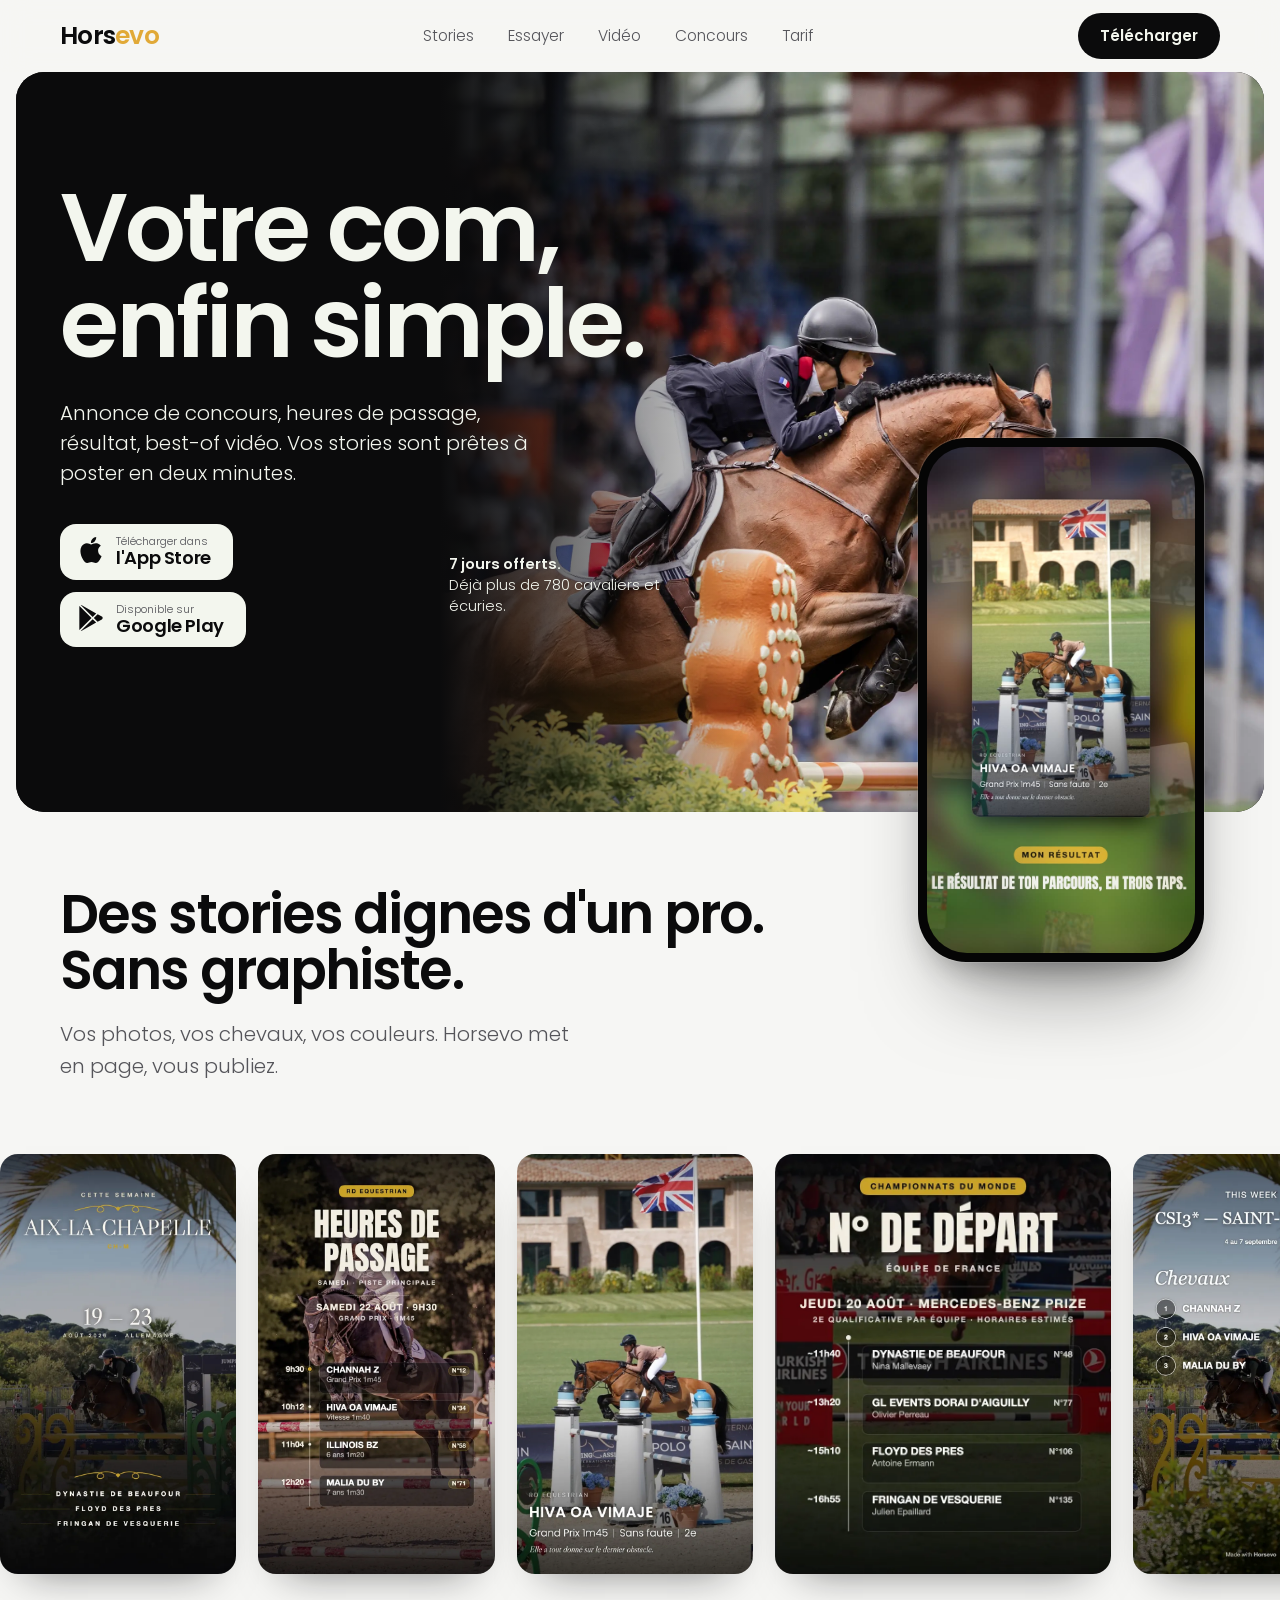
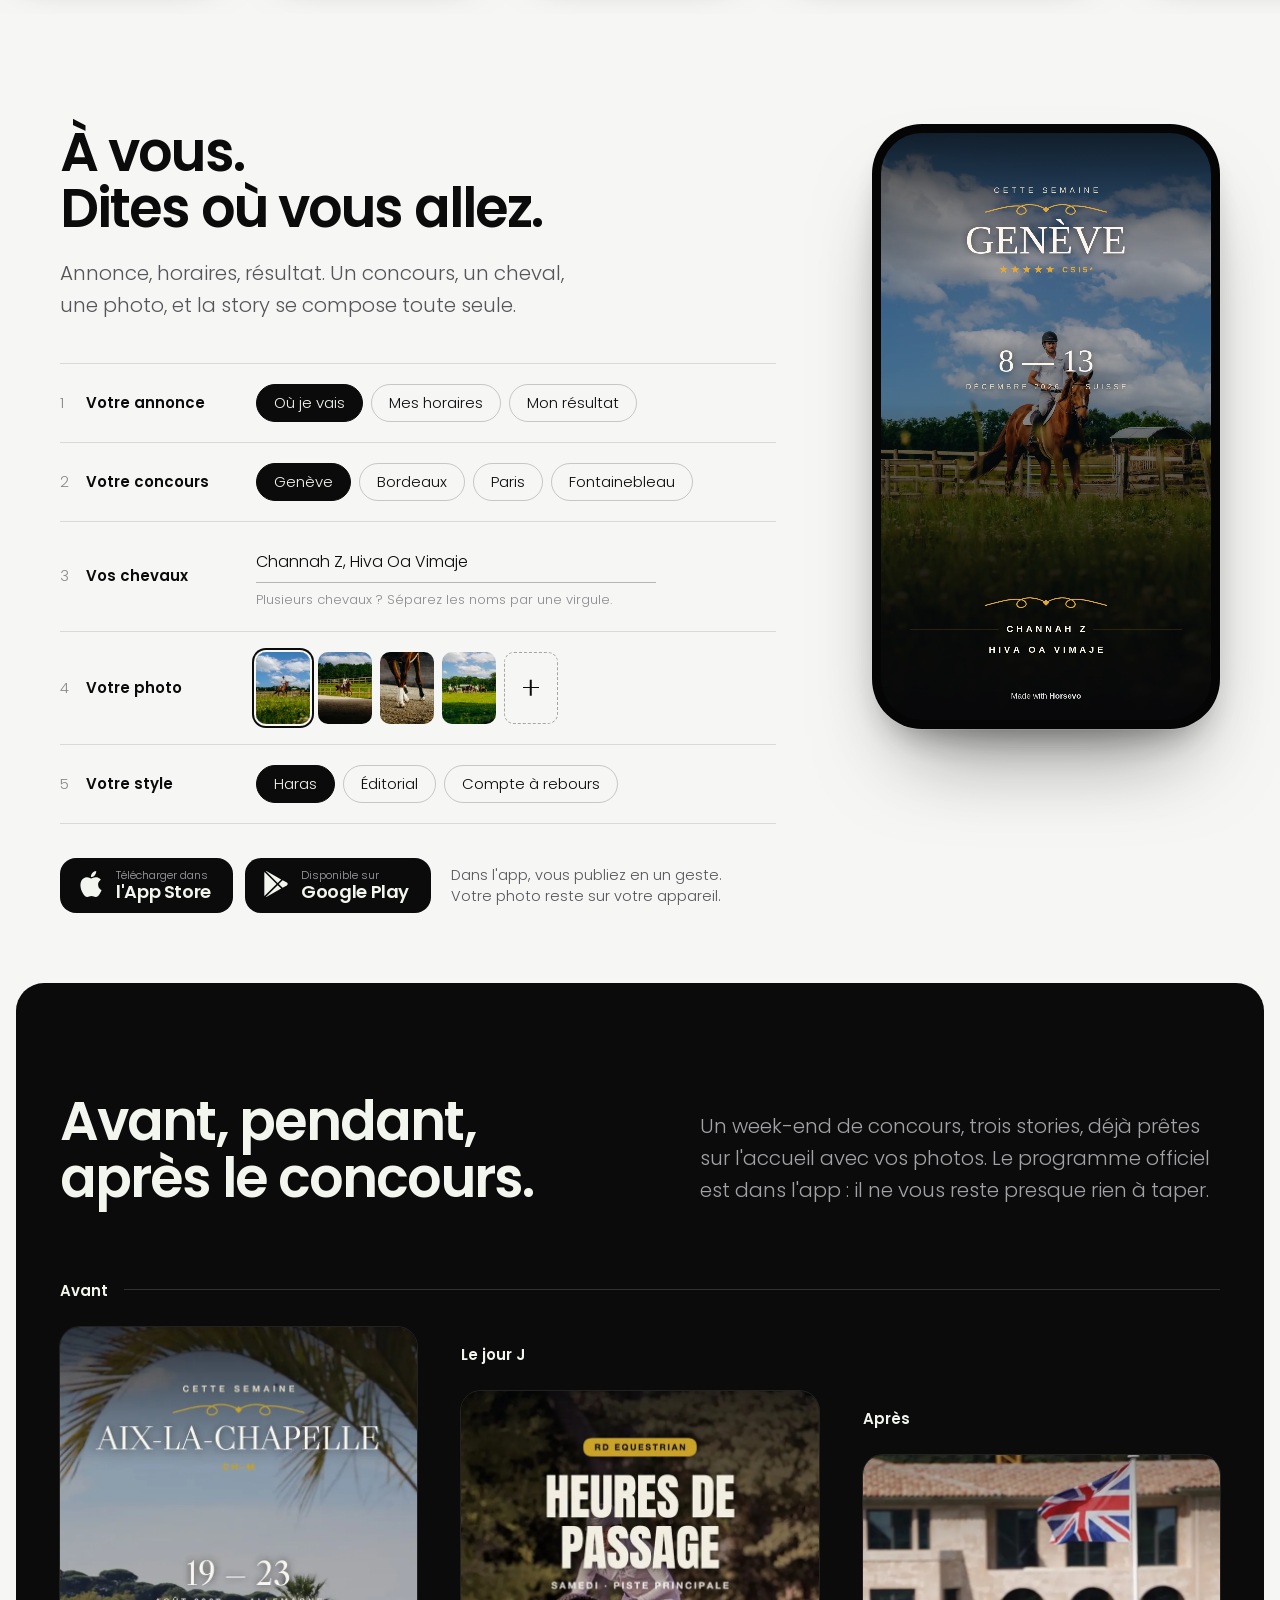
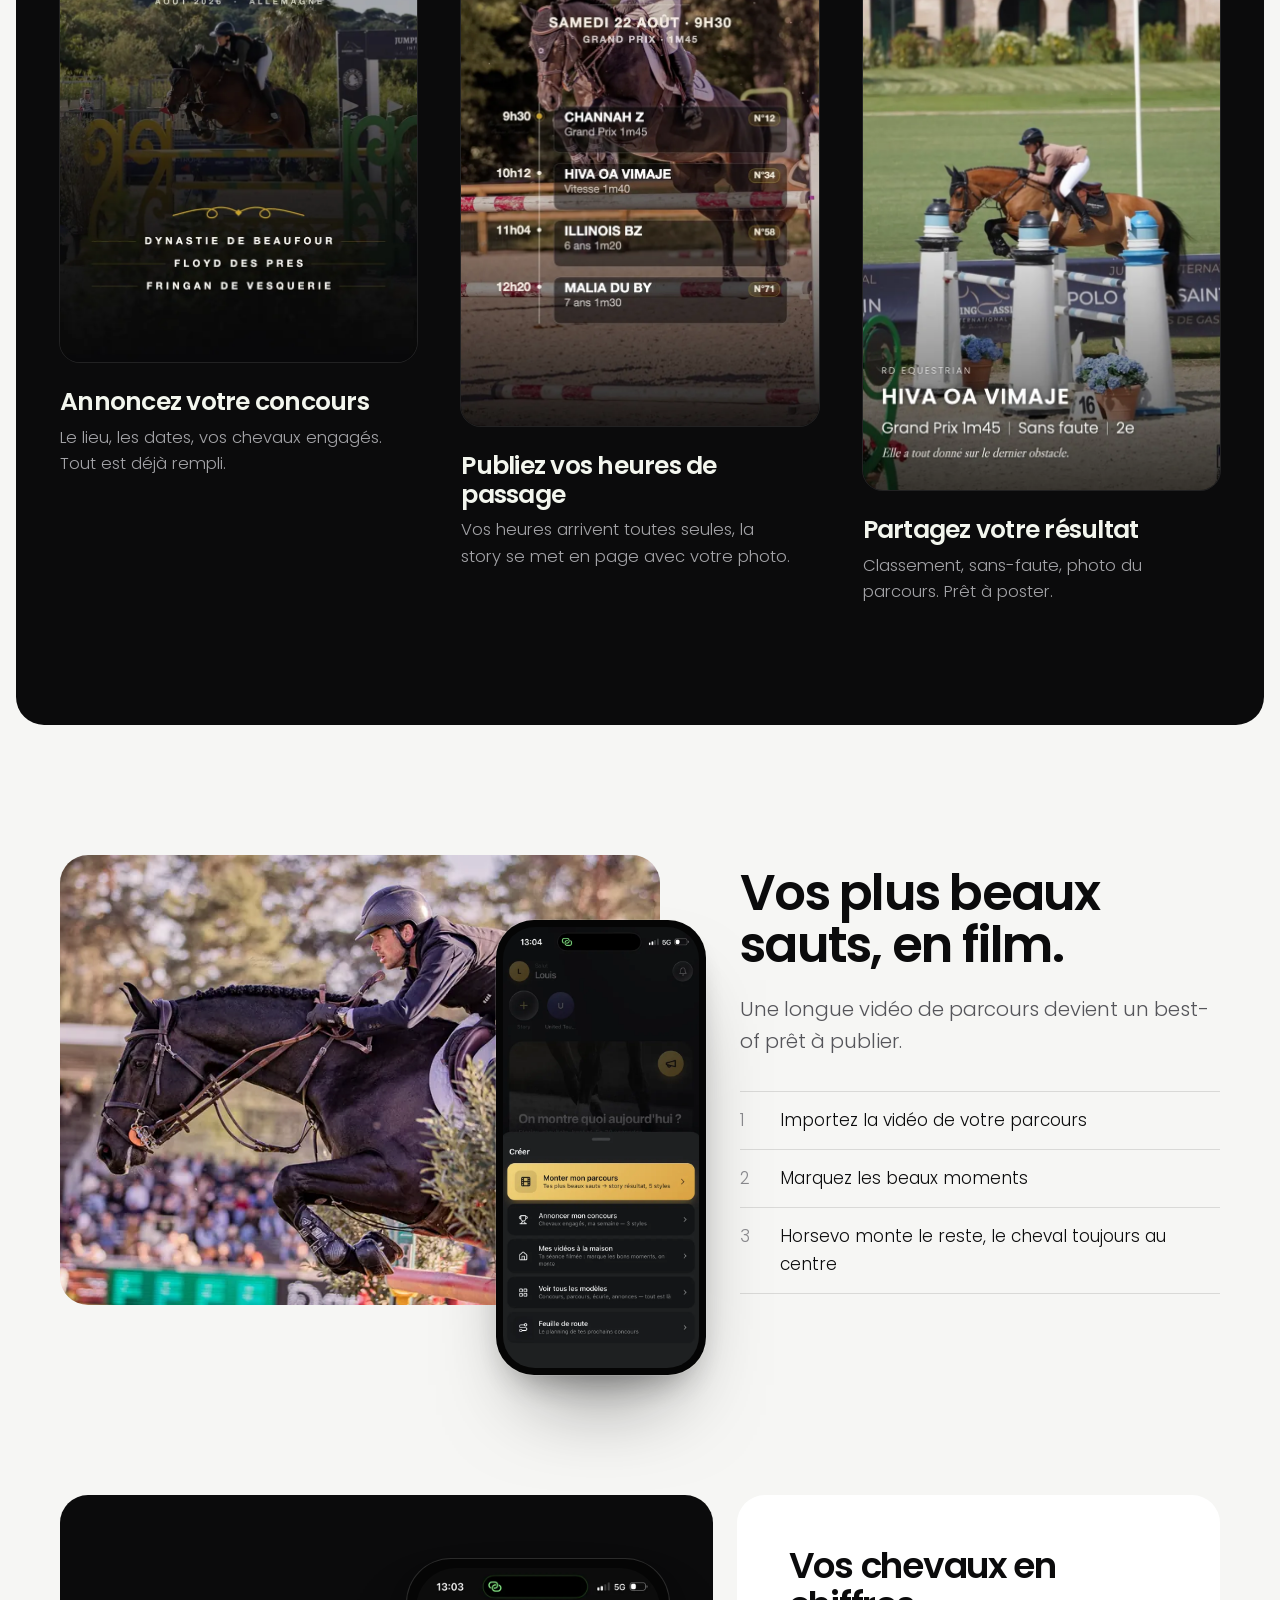
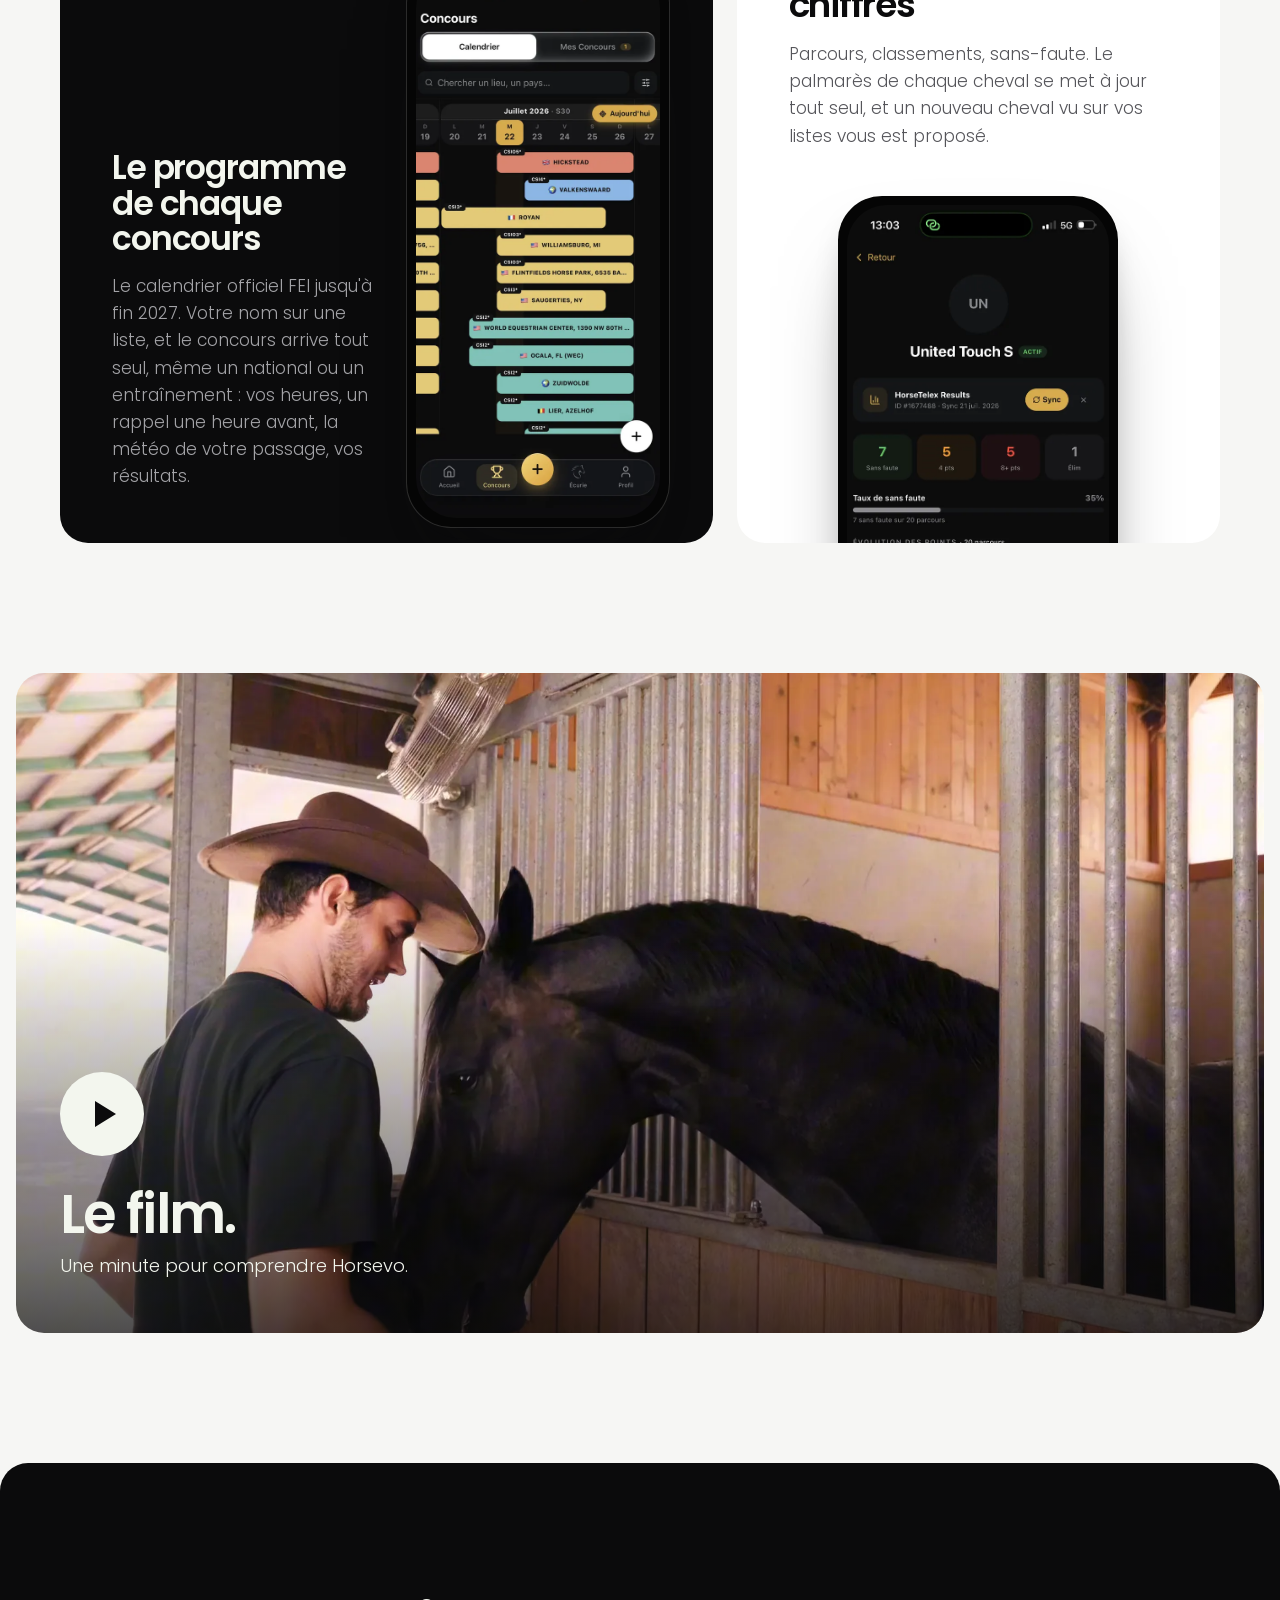
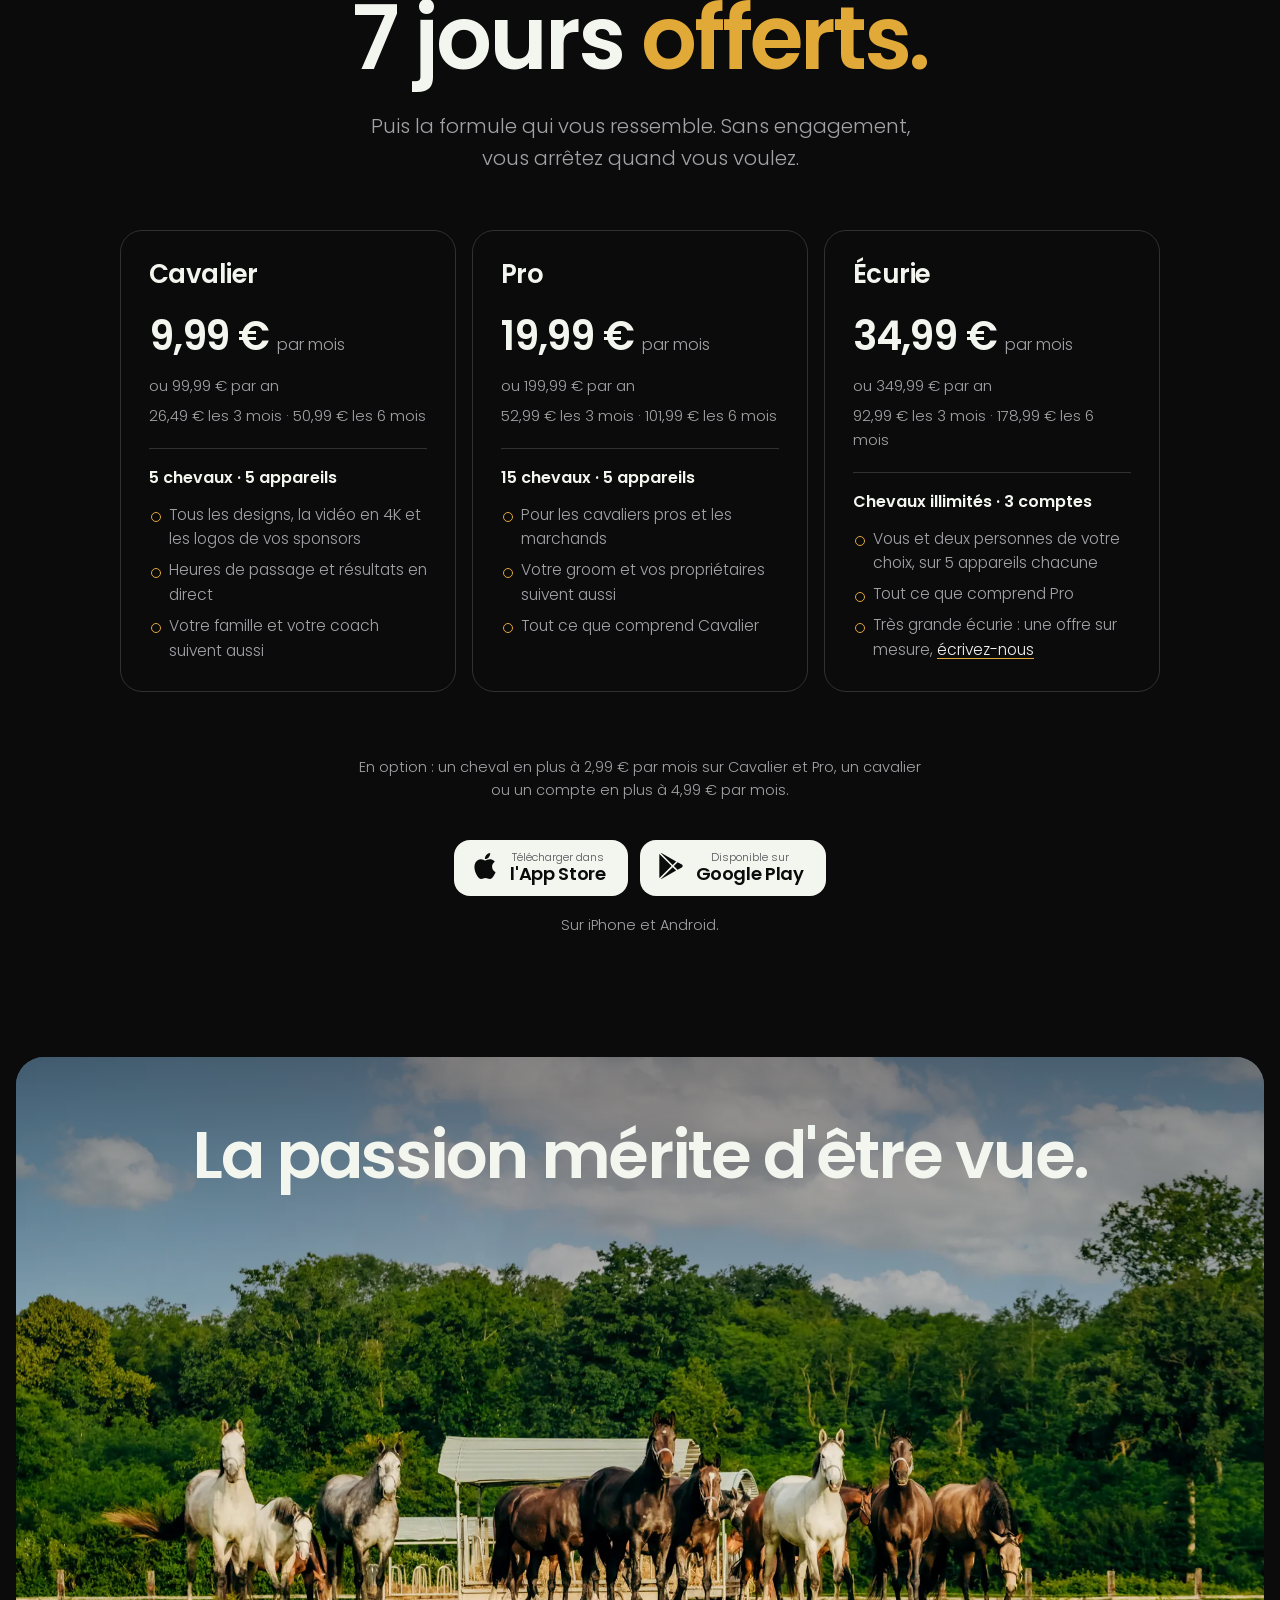
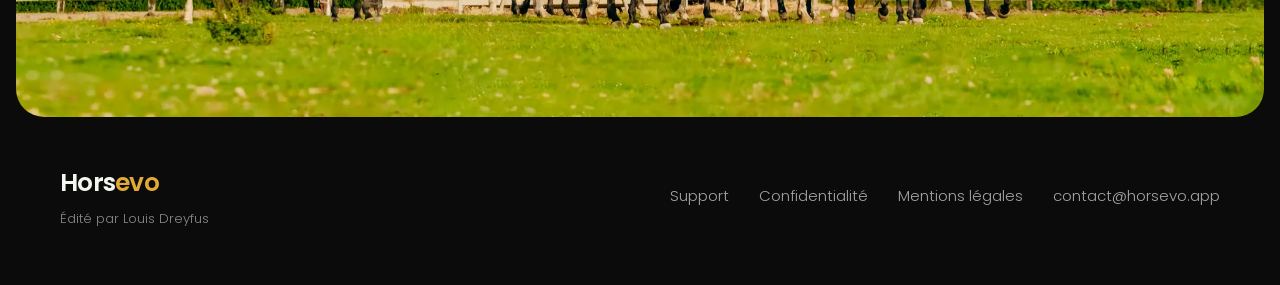
<file: index.html>
<!doctype html>
<html lang="fr">
<head>
<meta charset="utf-8" />
<meta name="viewport" content="width=device-width, initial-scale=1, viewport-fit=cover" />
<title>Horsevo · Votre com, enfin simple</title>
<meta name="description" content="Annonce de concours, heures de passage, résultat, best-of vidéo. Avec Horsevo, les stories des cavaliers et des écuries sont prêtes à poster en deux minutes." />
<meta name="theme-color" content="#F6F6F4" />
<link rel="canonical" href="https://horsevo.app/" />
<meta property="og:title" content="Horsevo · Votre com, enfin simple" />
<meta property="og:description" content="Annonce de concours, heures de passage, résultat, best-of vidéo. Vos stories sont prêtes à poster en deux minutes." />
<meta property="og:type" content="website" />
<meta property="og:url" content="https://horsevo.app/" />
<meta property="og:image" content="https://horsevo.app/assets/img/partage.jpg" />
<meta property="og:image:width" content="1200" />
<meta property="og:image:height" content="630" />
<meta property="og:locale" content="fr_FR" />
<meta name="twitter:card" content="summary_large_image" />
<meta name="apple-itunes-app" content="app-id=6760648026" />
<link rel="icon" type="image/png" sizes="32x32" href="/assets/favicon-32.png" />
<link rel="apple-touch-icon" href="/assets/apple-touch-icon.png" />
<link rel="preload" href="/assets/fonts/poppins-semibold-latin.woff2" as="font" type="font/woff2" crossorigin />
<link rel="preload" href="/assets/fonts/poppins-light-latin.woff2" as="font" type="font/woff2" crossorigin />
<script>document.documentElement.className = 'js';</script>
<script type="application/ld+json">
{
  "@context": "https://schema.org",
  "@type": "SoftwareApplication",
  "name": "Horsevo",
  "operatingSystem": "iOS, Android",
  "applicationCategory": "SportsApplication",
  "description": "L'application de communication des cavaliers et des écuries : annonces de concours, heures de passage, résultats et best-of vidéo.",
  "url": "https://horsevo.app/",
  "installUrl": "https://apps.apple.com/fr/app/id6760648026",
  "offers": { "@type": "Offer", "price": "9.99", "priceCurrency": "EUR" }
}
</script>
<style>
  @font-face{font-family:Poppins;font-weight:300;font-style:normal;font-display:swap;src:url(/assets/fonts/poppins-light-latin.woff2) format("woff2")}
  @font-face{font-family:Poppins;font-weight:600;font-style:normal;font-display:swap;src:url(/assets/fonts/poppins-semibold-latin.woff2) format("woff2")}
  @font-face{font-family:"Libre Caslon Display";font-weight:400;font-style:normal;font-display:swap;src:url(/assets/fonts/librecaslondisplay-latin.woff2) format("woff2")}
  @font-face{font-family:Anton;font-weight:400;font-style:normal;font-display:swap;src:url(/assets/fonts/anton-latin.woff2) format("woff2")}

  /* Couleurs de la charte Horsevo (septembre 2026). L'or est une ponctuation, jamais une surface. */
  :root{
    --noir:#0B0B0C; --casse:#F3F6EE; --papier:#F6F6F4; --gris:#8A8A8E; --or:#E1A937;
    --blanc:#FFFFFF; --texte2:#55555A;
    --trait:rgba(11,11,12,.12); --trait-c:rgba(243,246,238,.16);
    --r:28px;
  }
  *{box-sizing:border-box;margin:0;padding:0}
  html{scroll-behavior:smooth;-webkit-text-size-adjust:100%}
  section[id]{scroll-margin-top:96px}
  body{background:var(--papier);color:var(--noir);font-family:Poppins,-apple-system,BlinkMacSystemFont,"Helvetica Neue",Arial,sans-serif;
    font-weight:300;font-size:18px;line-height:1.6;-webkit-font-smoothing:antialiased;overflow-x:hidden}
  img,video{display:block;max-width:100%}
  picture{display:block}
  a{color:inherit;text-decoration:none}
  button{font:inherit;color:inherit;background:none;border:0;cursor:pointer;text-align:inherit}
  :focus-visible{outline:2px solid var(--or);outline-offset:3px;border-radius:6px}
  .wrap{max-width:1240px;margin:0 auto;padding:0 40px}
  h1,h2,h3{font-weight:600;letter-spacing:-.035em;line-height:1.04}
  h2{font-size:54px}
  .lead{color:var(--texte2);font-size:20px;max-width:520px}
  .sombre{background:var(--noir);color:var(--casse)}
  .sombre .lead{color:#A3A3A7}
  .sr{position:absolute;width:1px;height:1px;overflow:hidden;clip:rect(0 0 0 0);white-space:nowrap}

  /* apparition douce au défilement */
  .js .rv{opacity:0;transform:translateY(14px);transition:opacity .9s ease,transform .9s cubic-bezier(.22,1,.36,1)}
  .js .rv.in{opacity:1;transform:none}
  .js .rv.d1{transition-delay:.12s} .js .rv.d2{transition-delay:.24s}

  /* nav */
  nav{position:sticky;top:0;z-index:20;background:rgba(246,246,244,.84);backdrop-filter:saturate(1.4) blur(14px);-webkit-backdrop-filter:saturate(1.4) blur(14px)}
  nav .wrap{display:flex;align-items:center;justify-content:space-between;height:72px}
  .wm{font-size:25px;font-weight:600;letter-spacing:-.03em}
  .wm b{color:var(--or);font-weight:600}
  .links{display:flex;gap:34px;font-size:15.5px;color:var(--texte2)}
  .links a{transition:color .2s}
  .links a:hover{color:var(--noir)}
  .btn{display:inline-flex;align-items:center;gap:10px;background:var(--noir);color:var(--casse);border-radius:999px;padding:11px 22px;font-size:15px;font-weight:600;transition:transform .25s ease}
  .btn:hover{transform:translateY(-1px)}

  /* accueil */
  .hero{padding:0 16px;position:relative}
  .hero-in{position:relative;height:740px;border-radius:var(--r);overflow:hidden;background:var(--noir)}
  .hero-in picture,.hero-in img{width:100%;height:100%}
  .hero-in img{object-fit:cover;object-position:50% 36%;animation:derive 26s ease-in-out infinite alternate}
  @keyframes derive{from{transform:scale(1.02)}to{transform:scale(1.09) translateX(-1.2%)}}
  .hero-in::after{content:"";position:absolute;inset:0;background:linear-gradient(90deg,rgba(11,11,12,.64) 0%,rgba(11,11,12,.32) 40%,rgba(11,11,12,0) 66%)}
  /* Grand écran : la photo à droite, le texte sur le noir à gauche (le visage de la cavalière ne passe plus sous le titre). */
  @media(min-width:1081px){
    .hero-in picture{position:absolute;top:0;right:0;bottom:0;width:66%}
    .hero-in img{object-position:50% 30%}
    .hero-in::after{background:linear-gradient(90deg,var(--noir) 34%,rgba(11,11,12,.55) 45%,rgba(11,11,12,0) 62%)}
  }
  .hero-tx{position:absolute;z-index:2;left:max(40px,calc((100% - 1160px)/2));top:108px;color:var(--casse);max-width:660px}
  .hero-tx h1{font-size:96px;line-height:1}
  .hero-tx p{font-size:20px;line-height:1.5;margin-top:26px;max-width:500px}
  .cta{display:flex;align-items:center;gap:20px;margin-top:36px}
  .store{display:inline-flex;align-items:center;gap:12px;background:var(--casse);color:var(--noir);border-radius:16px;padding:11px 22px 11px 18px;transition:transform .25s ease}
  .store:hover{transform:translateY(-2px)}
  .stores{display:flex;flex-wrap:wrap;gap:12px}
  .store svg{width:26px;height:26px;flex:none;margin-top:-3px}
  .store small{display:block;font-size:11px;line-height:1.1;color:var(--texte2);font-weight:300}
  .store span{display:block;font-size:18px;font-weight:600;letter-spacing:-.02em;line-height:1.2;text-align:left}
  .cta-n{font-size:14.5px;line-height:1.45}
  .cta-n b{font-weight:600}

  /* téléphone */
  .phone{position:relative;background:#050505;border-radius:48px;padding:9px;aspect-ratio:9/19.5;
    box-shadow:0 0 0 1px rgba(243,246,238,.14),0 50px 90px -40px rgba(11,11,12,.6),0 18px 36px -18px rgba(11,11,12,.4)}
  .phone img,.phone video{width:100%;height:100%;border-radius:40px;object-fit:cover;background:#000}
  .phone picture{height:100%}
  .hero-phone{position:absolute;z-index:3;width:286px;aspect-ratio:9/16.5;right:max(72px,calc((100% - 1128px)/2));bottom:-150px}

  /* stories */
  .after{padding:74px 0 0}
  .after .wrap{min-height:150px}
  .after h2{max-width:760px}
  .after .lead{margin-top:20px}
  .ribbon{margin-top:64px;overflow:hidden;padding:8px 0 40px}
  .track{display:flex;gap:22px;width:max-content;animation:defile 50s linear infinite}
  .ribbon:hover .track{animation-play-state:paused}
  @keyframes defile{to{transform:translateX(calc(-50% - 11px))}}
  .track img{height:420px;width:auto;border-radius:18px;box-shadow:0 22px 40px -26px rgba(11,11,12,.55)}

  /* simulateur : la story se compose en direct */
  .simu{display:none;padding:110px 0 0}
  .js .simu{display:block}
  .s-grid{display:grid;grid-template-columns:1fr 348px;gap:96px;align-items:start}
  .s-ph{position:sticky;top:104px}
  .s-tx .lead{margin-top:20px}
  .s-form{margin-top:42px;border-top:1px solid var(--trait);counter-reset:rang}
  .rang{display:grid;grid-template-columns:178px 1fr;gap:18px;align-items:center;padding:20px 0;border-bottom:1px solid var(--trait);counter-increment:rang}
  .rang[hidden]{display:none}
  .et{font-size:15px;font-weight:600;display:flex;gap:14px}
  .et i{font-style:normal;font-weight:300;color:var(--gris);width:12px}
  .et i::before{content:counter(rang)}
  .choix{display:flex;flex-wrap:wrap;gap:8px}
  .puce{position:relative;cursor:pointer}
  .puce input,.vig input{position:absolute;opacity:0;width:1px;height:1px;pointer-events:none}
  .puce span{display:block;border:1px solid rgba(11,11,12,.2);border-radius:999px;padding:8px 17px;font-size:15px;line-height:1.35;transition:background .2s,color .2s,border-color .2s}
  .puce:hover span{border-color:var(--noir)}
  .puce input:checked + span{background:var(--noir);border-color:var(--noir);color:var(--casse)}
  .puce input:focus-visible + span,.vig input:focus-visible + img,.vig input:focus-visible + b{outline:2px solid var(--or);outline-offset:3px}
  .champ{width:100%;max-width:400px;font:inherit;font-size:16px;color:var(--noir);background:transparent;border:0;border-bottom:1px solid rgba(11,11,12,.28);border-radius:0;padding:7px 0;transition:border-color .2s}
  .champ:focus{outline:0;border-bottom-color:var(--noir)}
  .aide{display:block;font-size:13px;color:var(--gris);margin-top:7px}
  .vig{position:relative;cursor:pointer;display:block}
  .vig img,.vig b{display:block;width:54px;height:72px;border-radius:10px;object-fit:cover}
  .vig b{border:1px dashed rgba(11,11,12,.34);position:relative;transition:border-color .2s}
  .vig b::before,.vig b::after{content:"";position:absolute;left:50%;top:50%;width:16px;height:1.5px;margin:-.75px 0 0 -8px;background:var(--noir)}
  .vig b::after{transform:rotate(90deg)}
  .vig:hover b{border-color:var(--noir)}
  .vig input:checked + img{box-shadow:0 0 0 2px var(--papier),0 0 0 4px var(--noir)}
  .vig.perso.pleine b{display:none}
  .deux{display:flex;flex-direction:column;gap:10px}
  .charge{display:flex;align-items:center;flex-wrap:wrap;gap:6px 18px}
  .charge .aide{margin-top:0}
  .bouton{border:1px solid var(--noir);border-radius:999px;padding:9px 20px;font-size:15px;font-weight:600;line-height:1.35;transition:background .2s,color .2s,opacity .2s}
  .bouton:hover{background:var(--noir);color:var(--casse)}
  .bouton:disabled{opacity:.5;cursor:default;background:transparent;color:var(--noir)}
  .s-fin{display:flex;align-items:center;gap:20px;margin-top:34px}
  .s-fin p{font-size:14.5px;line-height:1.45;color:var(--texte2)}
  .store.n{background:var(--noir);color:var(--casse)}
  .store.n small{color:#A3A3A7}
  .s-ph .phone{aspect-ratio:auto;border-radius:50px}
  .ecran{position:relative;aspect-ratio:9/16;border-radius:41px;overflow:hidden;background:#050708}
  .ecran canvas{position:absolute;inset:0;width:100%;height:100%;display:block;opacity:0;transition:opacity .45s ease}
  .ecran canvas.vue{opacity:1}

  /* avant, pendant, après : panneau noir */
  .panneau{margin:70px 16px 0;border-radius:var(--r)}
  .moments{padding:110px 0 120px}
  .m-head{display:flex;justify-content:space-between;align-items:flex-end;gap:40px}
  .m-grid{display:grid;grid-template-columns:repeat(3,1fr);gap:44px;margin-top:70px;position:relative}
  .m-grid::before{content:"";position:absolute;left:0;right:0;top:13px;height:1px;background:var(--trait-c)}
  .mo:nth-child(2){margin-top:64px}
  .mo:nth-child(3){margin-top:128px}
  .mo .when{position:relative;display:inline-block;background:var(--noir);padding-right:16px;font-size:15px;font-weight:600;line-height:26px}
  .mo img{margin-top:22px;border-radius:20px;width:100%;height:auto;box-shadow:0 0 0 1px rgba(243,246,238,.10)}
  .mo h3{font-size:25px;letter-spacing:-.03em;line-height:1.15;margin-top:26px}
  .mo p{color:#A3A3A7;font-size:16.5px;margin-top:8px;max-width:330px}

  /* best-of */
  .film{padding:130px 0 0}
  .f-grid{display:grid;grid-template-columns:1.25fr 1fr;gap:80px;align-items:center}
  .f-ph{position:relative}
  .f-ph > picture img{border-radius:var(--r);width:100%;height:auto;aspect-ratio:4/3;object-fit:cover}
  .f-ph .phone{position:absolute;width:210px;right:-46px;bottom:-70px;border-radius:38px;padding:7px}
  .f-ph .phone img{border-radius:32px}
  .f-tx h2{font-size:50px}
  .f-tx .lead{margin-top:22px}
  .steps{margin-top:34px;border-top:1px solid var(--trait);list-style:none;counter-reset:e}
  .steps li{display:flex;gap:18px;padding:15px 0;border-bottom:1px solid var(--trait);font-size:17px;counter-increment:e}
  .steps li::before{content:counter(e);color:var(--gris);width:22px;flex:none}

  /* concours + chevaux */
  .duo{padding:190px 0 0}
  .d-grid{display:grid;grid-template-columns:1.35fr 1fr;gap:24px}
  .card{background:var(--blanc);border-radius:var(--r);padding:52px 52px 0;overflow:hidden;position:relative;min-height:640px}
  .card h3{font-size:36px;line-height:1.08;max-width:420px}
  .card p{color:var(--texte2);margin-top:16px;font-size:17px;max-width:400px}
  .card .phone{width:280px;margin:46px auto -260px;border-radius:44px}
  .card.a{background:var(--noir);color:var(--casse);display:flex;flex-direction:column;justify-content:flex-end;padding-bottom:52px}
  .card.a p{color:#A3A3A7;max-width:270px}
  .card.a h3{max-width:270px;font-size:33px}
  .card.a .phone{position:absolute;right:44px;top:64px;margin:0;width:262px}

  /* le film */
  .brand{padding:130px 16px 0}
  .brand-in{position:relative;display:block;width:100%;border-radius:var(--r);overflow:hidden;height:660px}
  .brand-in picture,.brand-in img{width:100%;height:100%}
  .brand-in img{object-fit:cover;object-position:50% 38%;transition:transform 1.2s cubic-bezier(.22,1,.36,1)}
  .brand-in:hover img{transform:scale(1.03)}
  .brand-in::after{content:"";position:absolute;inset:0;background:linear-gradient(0deg,rgba(11,11,12,.72),rgba(11,11,12,0) 62%)}
  .play{width:84px;height:84px;margin-bottom:30px;border-radius:50%;background:var(--casse);display:flex;align-items:center;justify-content:center}
  .play::before{content:"";margin-left:6px;border-left:21px solid var(--noir);border-top:13px solid transparent;border-bottom:13px solid transparent}
  .brand-tx{position:absolute;z-index:2;left:max(40px,calc((100% - 1160px)/2));bottom:52px;color:var(--casse)}
  .brand-tx strong{display:block;font-size:54px;font-weight:600;letter-spacing:-.035em;line-height:1.04}
  .brand-tx em{display:block;font-style:normal;margin-top:10px;font-size:18px}

  dialog{border:0;padding:0;background:transparent;max-width:none;max-height:none;margin:auto;overflow:visible}
  dialog::backdrop{background:rgba(11,11,12,.86)}
  dialog video{width:min(92vw,1280px);height:auto;max-height:82vh;border-radius:22px;background:#000}
  .fermer{position:absolute;top:-52px;right:0;color:var(--casse);font-size:15px;font-weight:600;padding:10px 0}

  /* fin : tarif, photo, pied, sur noir */
  .fin{margin-top:130px;border-radius:var(--r) var(--r) 0 0;padding-bottom:1px}
  .price{padding:130px 0 120px;text-align:center}
  .price h2{font-size:88px}
  .price h2 b{color:var(--or);font-weight:600}
  .price p{font-size:20px;color:#A3A3A7;margin:26px auto 0;max-width:580px}
  .price .stores{margin-top:38px;justify-content:center}
  .price .fine{font-size:14.5px;margin-top:18px}
  .formules{display:grid;grid-template-columns:repeat(3,minmax(0,1fr));gap:16px;max-width:1040px;margin:56px auto 0;text-align:left}
  .formule{position:relative;border:1px solid var(--trait-c);border-radius:22px;padding:30px 28px 28px;display:flex;flex-direction:column;gap:6px}
  .formule h3{font-size:26px;letter-spacing:-.02em}
  .price .formule p{margin:0;max-width:none}
  .price .formule .prix{font-size:16px;color:#A3A3A7;margin-top:10px}
  .formule .prix b{font-size:40px;font-weight:600;color:var(--casse);letter-spacing:-.03em;margin-right:4px}
  .price .formule .an{font-size:15px;color:#A3A3A7}
  .price .formule .quoi{font-size:16px;color:var(--casse);font-weight:600;margin-top:14px;padding-top:16px;border-top:1px solid var(--trait-c)}
  .formule ul{list-style:none;display:flex;flex-direction:column;gap:6px;font-size:15.5px;color:#A3A3A7;margin-top:6px}
  .formule li{padding-left:20px;position:relative}
  .formule li::before{content:"";position:absolute;left:2px;top:.62em;width:8px;height:8px;border-radius:50%;border:1.5px solid var(--or)}
  .formule li a{color:#F2F2F3;text-decoration:underline;text-underline-offset:3px;text-decoration-color:var(--or)}
  .price .formules + .fine{margin-top:22px}
  .end{padding:0 16px}
  .end-in{position:relative;border-radius:var(--r);overflow:hidden;height:660px}
  .end-in picture,.end-in img{width:100%;height:100%}
  .end-in img{object-fit:cover;object-position:50% 36%}
  .end-in::after{content:"";position:absolute;inset:0;background:linear-gradient(180deg,rgba(11,11,12,.48),rgba(11,11,12,0) 55%)}
  .end-tx{position:absolute;z-index:2;inset:64px 40px auto;text-align:center;color:var(--casse)}
  .end-tx h2{font-size:66px}
  footer{padding:46px 0 54px;font-size:15px;color:#A3A3A7}
  footer .wrap{display:flex;justify-content:space-between;align-items:center;gap:30px;flex-wrap:wrap}
  footer .fl{display:flex;gap:30px}
  footer .fl a{transition:color .2s}
  footer .fl a:hover{color:var(--casse)}
  footer .wm{color:var(--casse)}
  .edite{display:block;font-size:13px;margin-top:6px;color:var(--gris)}

  @media(max-width:1080px){
    .s-grid{grid-template-columns:1fr 300px;gap:56px}
    .rang{grid-template-columns:150px 1fr}
    .after h2{max-width:560px}
    .m-head{display:block}
    .m-head .lead{margin-top:18px}
    .hero-tx h1{font-size:80px}
    .hero-phone{width:250px}
    .f-grid{gap:70px}
    .card{padding:40px 40px 0}
    .card.a{padding-bottom:40px}
    .card.a .phone{width:230px;right:30px}
    .card.a h3,.card.a p{max-width:230px}
  }

  @media(max-width:900px){
    body{font-size:16.5px}
    .wrap{padding:0 22px}
    .links{display:none}
    nav .wrap{height:62px}
    .btn{padding:10px 18px;font-size:14.5px}
    h2,.f-tx h2{font-size:35px}
    .brand-tx strong{font-size:35px}
    .lead{font-size:17px}
    .hero{padding:0 10px}
    .hero-in{height:680px}
    .hero-in img{object-position:58% 50%}
    .hero-in::after{background:linear-gradient(180deg,rgba(11,11,12,.64),rgba(11,11,12,.2) 62%)}
    .hero-tx{left:24px;right:24px;top:44px}
    .hero-tx h1{font-size:clamp(44px,13.4vw,60px)}
    .hero-tx p{font-size:16.5px;margin-top:18px;max-width:300px}
    .cta{flex-direction:column;align-items:flex-start;gap:14px;margin-top:26px}
    .hero-phone{width:176px;right:50%;transform:translateX(50%);bottom:-120px;border-radius:34px;padding:6px}
    .hero-phone video{border-radius:28px}
    .after{padding-top:170px}
    .after h2{max-width:none}
    .ribbon{margin-top:40px}
    .track{gap:14px}
    .track img{height:300px;border-radius:14px}
    .panneau{margin:40px 10px 0}
    .moments{padding:70px 0 80px}
    .m-head{display:block}
    .m-head .lead{margin-top:16px}
    .m-grid{grid-template-columns:1fr;gap:54px;margin-top:44px}
    .m-grid::before{display:none}
    .mo:nth-child(2),.mo:nth-child(3){margin-top:0}
    .mo img{width:78%;max-width:340px}
    .simu{padding-top:80px}
    .s-grid{grid-template-columns:1fr;gap:0}
    .s-tx{display:contents}
    .s-tx h2{grid-row:1}
    .s-tx .lead{grid-row:2;margin-top:16px}
    .s-ph{grid-row:3;position:sticky;top:62px;z-index:5;margin:26px -22px 0;padding:14px 0 6px;background:var(--papier)}
    .s-ph::after{content:"";position:absolute;left:0;right:0;top:100%;height:18px;background:linear-gradient(180deg,var(--papier),rgba(246,246,244,0))}
    .s-ph .phone{width:172px;margin:0 auto;border-radius:30px;padding:5px;box-shadow:0 0 0 1px rgba(243,246,238,.14),0 24px 40px -26px rgba(11,11,12,.6)}
    .ecran{border-radius:25px}
    .js .s-ph.rv{transform:none}
    .s-form{grid-row:4;margin-top:26px}
    .s-fin{grid-row:5;flex-direction:column;align-items:flex-start;gap:12px;margin-top:28px}
    .rang{grid-template-columns:1fr;gap:12px;padding:18px 0}
    .film{padding-top:90px}
    .f-grid{grid-template-columns:1fr;gap:92px}
    .f-ph .phone{width:118px;right:12px;bottom:-54px;border-radius:24px;padding:5px}
    .f-ph .phone img{border-radius:20px}
    .duo{padding-top:90px}
    .d-grid{grid-template-columns:1fr}
    .card{padding:34px 28px 0;min-height:0}
    .card h3{font-size:29px}
    .card.a{padding:34px 28px 0;min-height:0;justify-content:flex-start}
    .card.a h3{order:1;max-width:none;font-size:29px}
    .card.a p{order:2;max-width:none}
    .card .phone,.card.a .phone{position:relative;right:auto;top:auto;width:230px;margin:36px auto -210px;border-radius:38px;padding:7px;order:3}
    .card .phone img{border-radius:32px}
    .brand{padding:90px 10px 0}
    .brand-in{height:460px}
    .brand-tx{left:24px;right:24px;bottom:30px}
    .play{width:64px;height:64px;margin-bottom:20px}
    .play::before{border-left-width:17px;border-top-width:11px;border-bottom-width:11px;margin-left:5px}
    .fin{margin-top:90px}
    .price{padding:90px 0 80px}
    .price h2{font-size:clamp(40px,12.4vw,56px)}
    .price p{font-size:17px}
    .formules{grid-template-columns:1fr;max-width:460px;margin-top:40px}
    .end{padding:0 10px}
    .end-in{height:560px}
    .end-in img{object-position:50% 50%}
    .end-tx{inset:50px 22px auto}
    .end-tx h2{font-size:38px}
    footer .wrap{flex-direction:column;align-items:flex-start;gap:18px}
    footer .fl{flex-wrap:wrap;gap:12px 24px}
    dialog video{border-radius:14px}
  }

  @media(prefers-reduced-motion:reduce){
    html{scroll-behavior:auto}
    .hero-in img,.track{animation:none}
    .js .rv{opacity:1;transform:none;transition:none}
    .ribbon{overflow-x:auto}
  }
  /* rendu figé, pour les captures de relecture */
  .fige .hero-in img,.fige .track{animation:none}
  .fige .rv{opacity:1 !important;transform:none !important;transition:none !important}
</style>
</head>
<body>

<nav aria-label="Navigation principale">
  <div class="wrap">
    <a class="wm" href="/" aria-label="Horsevo, accueil">Hors<b>evo</b></a>
    <div class="links">
      <a href="#stories">Stories</a>
      <a href="#simulateur">Essayer</a>
      <a href="#video">Vidéo</a>
      <a href="#concours">Concours</a>
      <a href="#tarif">Tarif</a>
    </div>
    <a class="btn" href="https://apps.apple.com/fr/app/id6760648026">Télécharger</a>
  </div>
</nav>

<main>

<section class="hero">
  <div class="hero-in">
    <picture>
      <source type="image/webp" srcset="/assets/img/accueil-nina-1000.webp 1000w, /assets/img/accueil-nina-2000.webp 2000w" sizes="100vw">
      <img src="/assets/img/accueil-nina-2000.jpg" srcset="/assets/img/accueil-nina-1000.jpg 1000w, /assets/img/accueil-nina-2000.jpg 2000w" sizes="100vw"
           width="2000" height="2500" alt="Nina Mallevaey et Dynastie de Beaufour en plein saut à Aix-la-Chapelle" fetchpriority="high">
    </picture>
    <div class="hero-tx">
      <h1>Votre com,<br>enfin simple.</h1>
      <p>Annonce de concours, heures de passage, résultat, best-of vidéo. Vos stories sont prêtes à poster en deux minutes.</p>
      <div class="cta">
        <div class="stores">
          <a class="store" href="https://apps.apple.com/fr/app/id6760648026">
          <svg viewBox="0 0 24 24" aria-hidden="true"><path fill="currentColor" d="M12.152 6.896c-.948 0-2.415-1.078-3.96-1.04-2.04.027-3.91 1.183-4.961 3.014-2.117 3.675-.546 9.103 1.519 12.09 1.013 1.454 2.208 3.09 3.792 3.039 1.52-.065 2.09-.987 3.935-.987 1.831 0 2.35.987 3.96.948 1.637-.026 2.676-1.48 3.676-2.948 1.156-1.688 1.636-3.325 1.662-3.415-.039-.013-3.182-1.221-3.22-4.857-.026-3.04 2.48-4.494 2.597-4.559-1.429-2.09-3.623-2.324-4.39-2.376-2-.156-3.675 1.09-4.61 1.09zM15.53 3.83c.843-1.012 1.4-2.427 1.245-3.83-1.207.052-2.662.805-3.532 1.818-.78.896-1.454 2.338-1.273 3.714 1.338.104 2.715-.688 3.559-1.701"/></svg>
          <div><small>Télécharger dans</small><span>l'App Store</span></div>
        </a>
          <a class="store" href="https://play.google.com/store/apps/details?id=app.horsevo">
            <svg viewBox="0 0 24 24" aria-hidden="true"><path fill="currentColor" d="M22.018 13.298l-3.919 2.218-3.515-3.493 3.543-3.521 3.891 2.202a1.49 1.49 0 0 1 0 2.594zM1.337.924a1.486 1.486 0 0 0-.112.568v21.017c0 .217.045.419.124.6l11.155-11.087L1.337.924zm12.207 10.065l3.258-3.238L3.45.195a1.466 1.466 0 0 0-.946-.179l11.04 10.973zm0 2.067l-11 10.933c.298.036.612-.016.906-.183l13.324-7.54-3.23-3.21z"/></svg>
            <div><small>Disponible sur</small><span>Google Play</span></div>
          </a>
        </div>
        <div class="cta-n"><b>7 jours offerts.</b><br>Déjà plus de 780 cavaliers et écuries.</div>
      </div>
    </div>
  </div>
  <div class="phone hero-phone">
    <video id="film-accueil" poster="/assets/img/film-affiche.jpg" autoplay muted loop playsinline preload="metadata"
           aria-label="Le film Horsevo : une story de résultat créée dans l'application">
      <source src="/assets/video/film-540.mp4" type="video/mp4">
    </video>
  </div>
</section>

<section class="after" id="stories">
  <div class="wrap">
    <h2 class="rv">Des stories dignes d'un pro. Sans graphiste.</h2>
    <p class="lead rv d1">Vos photos, vos chevaux, vos couleurs. Horsevo met en page, vous publiez.</p>
  </div>
  <div class="ribbon">
    <div class="track" id="piste">
      <img src="/assets/img/story-annonce.webp" width="720" height="1280" loading="lazy" decoding="async" alt="Story d'annonce de concours : Aix-la-Chapelle, du 19 au 23 août, trois chevaux engagés">
      <img src="/assets/img/story-heures.webp" width="720" height="1280" loading="lazy" decoding="async" alt="Story des heures de passage du samedi, quatre chevaux">
      <img src="/assets/img/story-resultat.webp" width="720" height="1280" loading="lazy" decoding="async" alt="Story de résultat : Hiva Oa Vimaje, sans faute, deuxième du Grand Prix">
      <img src="/assets/img/post-depart.webp" width="720" height="900" loading="lazy" decoding="async" alt="Publication des numéros de départ d'une équipe">
      <img src="/assets/img/story-editorial.webp" width="720" height="1280" loading="lazy" decoding="async" alt="Story de la semaine : les chevaux engagés au CSI de Saint-Tropez">
      <img src="/assets/img/story-palmares.webp" width="720" height="1280" loading="lazy" decoding="async" alt="Story de palmarès : première place pour Channah Z">
      <img src="/assets/img/story-cheval.webp" width="720" height="1280" loading="lazy" decoding="async" alt="Story de présentation d'un cheval, photo en noir et blanc">
    </div>
  </div>
</section>

<section class="simu" id="simulateur">
  <div class="wrap s-grid">
    <div class="s-tx">
      <h2 class="rv">À vous.<br><span id="s-titre">Dites où vous allez.</span></h2>
      <p class="lead rv d1">Annonce, horaires, résultat. Un concours, un cheval, une photo, et la story se compose toute seule.</p>
      <form class="s-form" id="simu" autocomplete="off">
        <div class="rang" role="radiogroup" aria-labelledby="et-0">
          <div class="et" id="et-0"><i aria-hidden="true"></i>Votre annonce</div>
          <div class="choix">
            <label class="puce"><input type="radio" name="mode" value="annonce" checked><span>Où je vais</span></label>
            <label class="puce"><input type="radio" name="mode" value="horaires"><span>Mes horaires</span></label>
            <label class="puce"><input type="radio" name="mode" value="resultat"><span>Mon résultat</span></label>
          </div>
        </div>
        <div class="rang" role="radiogroup" aria-labelledby="et-1">
          <div class="et" id="et-1"><i aria-hidden="true"></i>Votre concours</div>
          <div class="choix" id="choix-concours"></div>
        </div>
        <div class="rang">
          <label class="et" for="chevaux" id="et-chevaux"><i aria-hidden="true"></i>Vos chevaux</label>
          <div>
            <input class="champ" id="chevaux" type="text" maxlength="90" value="Channah Z, Hiva Oa Vimaje" aria-describedby="aide-chevaux">
            <span class="aide" id="aide-chevaux">Plusieurs chevaux ? Séparez les noms par une virgule.</span>
          </div>
        </div>
        <div class="rang" id="rang-horaires" hidden>
          <div class="et"><i aria-hidden="true"></i>Vos horaires</div>
          <div class="charge">
            <button class="bouton" id="charger" type="button">Charger les horaires</button>
            <span class="aide" id="statut-horaires" role="status"></span>
          </div>
        </div>
        <div class="rang" id="rang-resultat" role="group" aria-labelledby="et-r" hidden>
          <div class="et" id="et-r"><i aria-hidden="true"></i>Votre résultat</div>
          <div class="deux">
            <div class="choix" role="radiogroup" aria-label="Votre parcours">
              <label class="puce"><input type="radio" name="score" value="Sans faute" checked><span>Sans faute</span></label>
              <label class="puce"><input type="radio" name="score" value="4 points"><span>4 points</span></label>
            </div>
            <div class="choix" role="radiogroup" aria-label="Votre classement">
              <label class="puce"><input type="radio" name="rang" value="1er"><span>1er</span></label>
              <label class="puce"><input type="radio" name="rang" value="2e" checked><span>2e</span></label>
              <label class="puce"><input type="radio" name="rang" value="3e"><span>3e</span></label>
              <label class="puce"><input type="radio" name="rang" value="5e"><span>5e</span></label>
            </div>
          </div>
        </div>
        <div class="rang" role="radiogroup" aria-labelledby="et-3">
          <div class="et" id="et-3"><i aria-hidden="true"></i>Votre photo</div>
          <div class="choix">
            <label class="vig"><input type="radio" name="photo" value="pre" checked><img src="/assets/simu/pre-v.webp" width="180" height="240" loading="lazy" alt="Un cavalier dans un pré"></label>
            <label class="vig"><input type="radio" name="photo" value="galop"><img src="/assets/simu/galop-v.webp" width="180" height="240" loading="lazy" alt="Un galop le long de la lice"></label>
            <label class="vig"><input type="radio" name="photo" value="sabots"><img src="/assets/simu/sabots-v.webp" width="180" height="240" loading="lazy" alt="Les sabots d'un cheval sur le sable"></label>
            <label class="vig"><input type="radio" name="photo" value="troupeau"><img src="/assets/simu/troupeau-v.webp" width="180" height="240" loading="lazy" alt="Un troupeau au pré"></label>
            <label class="vig perso" id="vig-perso" title="Essayer avec votre photo"><input type="file" id="photo-perso" accept="image/*" aria-label="Essayer avec votre photo"><input type="radio" name="photo" value="perso" id="radio-perso" disabled tabindex="-1" aria-hidden="true"><b></b></label>
          </div>
        </div>
        <div class="rang" role="radiogroup" aria-labelledby="et-4">
          <div class="et" id="et-4"><i aria-hidden="true"></i>Votre style</div>
          <div class="choix" id="choix-style"></div>
        </div>
      </form>
      <div class="s-fin">
        <div class="stores">
          <a class="store n" href="https://apps.apple.com/fr/app/id6760648026">
          <svg viewBox="0 0 24 24" aria-hidden="true"><path fill="currentColor" d="M12.152 6.896c-.948 0-2.415-1.078-3.96-1.04-2.04.027-3.91 1.183-4.961 3.014-2.117 3.675-.546 9.103 1.519 12.09 1.013 1.454 2.208 3.09 3.792 3.039 1.52-.065 2.09-.987 3.935-.987 1.831 0 2.35.987 3.96.948 1.637-.026 2.676-1.48 3.676-2.948 1.156-1.688 1.636-3.325 1.662-3.415-.039-.013-3.182-1.221-3.22-4.857-.026-3.04 2.48-4.494 2.597-4.559-1.429-2.09-3.623-2.324-4.39-2.376-2-.156-3.675 1.09-4.61 1.09zM15.53 3.83c.843-1.012 1.4-2.427 1.245-3.83-1.207.052-2.662.805-3.532 1.818-.78.896-1.454 2.338-1.273 3.714 1.338.104 2.715-.688 3.559-1.701"/></svg>
          <div><small>Télécharger dans</small><span>l'App Store</span></div>
        </a>
          <a class="store n" href="https://play.google.com/store/apps/details?id=app.horsevo">
            <svg viewBox="0 0 24 24" aria-hidden="true"><path fill="currentColor" d="M22.018 13.298l-3.919 2.218-3.515-3.493 3.543-3.521 3.891 2.202a1.49 1.49 0 0 1 0 2.594zM1.337.924a1.486 1.486 0 0 0-.112.568v21.017c0 .217.045.419.124.6l11.155-11.087L1.337.924zm12.207 10.065l3.258-3.238L3.45.195a1.466 1.466 0 0 0-.946-.179l11.04 10.973zm0 2.067l-11 10.933c.298.036.612-.016.906-.183l13.324-7.54-3.23-3.21z"/></svg>
            <div><small>Disponible sur</small><span>Google Play</span></div>
          </a>
        </div>
        <p>Dans l'app, vous publiez en un geste.<br>Votre photo reste sur votre appareil.</p>
      </div>
    </div>
    <div class="s-ph rv d1">
      <div class="phone">
        <div class="ecran" id="ecran" role="img" aria-label="Aperçu de votre story">
          <canvas width="1080" height="1920"></canvas>
          <canvas width="1080" height="1920"></canvas>
        </div>
      </div>
    </div>
  </div>
</section>

<section class="panneau sombre moments">
  <div class="wrap">
    <div class="m-head">
      <h2 class="rv">Avant, pendant,<br>après le concours.</h2>
      <p class="lead rv d1">Un week-end de concours, trois stories, déjà prêtes sur l'accueil avec vos photos. Le programme officiel est dans l'app : il ne vous reste presque rien à taper.</p>
    </div>
    <div class="m-grid">
      <div class="mo rv">
        <span class="when">Avant</span>
        <img src="/assets/img/story-annonce.webp" width="720" height="1280" loading="lazy" decoding="async" alt="">
        <h3>Annoncez votre concours</h3>
        <p>Le lieu, les dates, vos chevaux engagés. Tout est déjà rempli.</p>
      </div>
      <div class="mo rv d1">
        <span class="when">Le jour J</span>
        <img src="/assets/img/story-heures.webp" width="720" height="1280" loading="lazy" decoding="async" alt="">
        <h3>Publiez vos heures de passage</h3>
        <p>Vos heures arrivent toutes seules, la story se met en page avec votre photo.</p>
      </div>
      <div class="mo rv d2">
        <span class="when">Après</span>
        <img src="/assets/img/story-resultat.webp" width="720" height="1280" loading="lazy" decoding="async" alt="">
        <h3>Partagez votre résultat</h3>
        <p>Classement, sans-faute, photo du parcours. Prêt à poster.</p>
      </div>
    </div>
  </div>
</section>

<section class="film" id="video">
  <div class="wrap f-grid">
    <div class="f-ph rv">
      <picture>
        <source type="image/webp" srcset="/assets/img/saut-800.webp 800w, /assets/img/saut-1400.webp 1400w" sizes="(max-width:900px) 100vw, 660px">
        <img src="/assets/img/saut-1400.jpg" width="1400" height="933" loading="lazy" decoding="async" alt="Un cavalier et son cheval noir au-dessus d'un obstacle, devant les tribunes">
      </picture>
      <div class="phone"><img src="/assets/img/ecran-creer.webp" width="600" height="1304" loading="lazy" decoding="async" alt="L'écran Créer de l'application, avec le raccourci Monter mon parcours"></div>
    </div>
    <div class="f-tx">
      <h2 class="rv">Vos plus beaux sauts, en film.</h2>
      <p class="lead rv d1">Une longue vidéo de parcours devient un best-of prêt à publier.</p>
      <ol class="steps rv d2">
        <li>Importez la vidéo de votre parcours</li>
        <li>Marquez les beaux moments</li>
        <li>Horsevo monte le reste, le cheval toujours au centre</li>
      </ol>
    </div>
  </div>
</section>

<section class="duo" id="concours">
  <div class="wrap d-grid">
    <div class="card a rv">
      <div class="phone"><img src="/assets/img/ecran-calendrier.webp" width="600" height="1304" loading="lazy" decoding="async" alt="Le calendrier des concours dans l'application"></div>
      <h3>Le programme de chaque concours</h3>
      <p>Le calendrier officiel FEI jusqu'à fin 2027. Votre nom sur une liste, et le concours arrive tout seul, même un national ou un entraînement : vos heures, un rappel une heure avant, la météo de votre passage, vos résultats.</p>
    </div>
    <div class="card b rv d1">
      <h3>Vos chevaux en chiffres</h3>
      <p>Parcours, classements, sans-faute. Le palmarès de chaque cheval se met à jour tout seul, et un nouveau cheval vu sur vos listes vous est proposé.</p>
      <div class="phone"><img src="/assets/img/ecran-cheval.webp" width="600" height="1304" loading="lazy" decoding="async" alt="La fiche d'un cheval avec ses statistiques de parcours"></div>
    </div>
  </div>
</section>

<section class="brand">
  <button class="brand-in rv" id="ouvrir-film" type="button" aria-haspopup="dialog">
    <picture>
      <source type="image/webp" srcset="/assets/img/presentation-960.webp 960w, /assets/img/presentation-1920.webp 1920w" sizes="100vw">
      <img src="/assets/img/presentation-1920.jpg" width="1920" height="1080" loading="lazy" decoding="async" alt="">
    </picture>
    <span class="brand-tx">
      <span class="play" aria-hidden="true"></span>
      <strong>Le film.</strong>
      <em>Une minute pour comprendre Horsevo.</em>
    </span>
  </button>
</section>

<dialog id="film" aria-label="Le film Horsevo">
  <button class="fermer" type="button" id="fermer-film">Fermer</button>
  <video controls playsinline preload="none" poster="/assets/img/presentation-1920.jpg">
    <source src="/assets/video/presentation-720.mp4" type="video/mp4">
  </video>
</dialog>

<div class="fin sombre">
  <section class="price" id="tarif">
    <div class="wrap">
      <h2 class="rv">7 jours <b>offerts.</b></h2>
      <p class="rv d1">Puis la formule qui vous ressemble. Sans engagement, vous arrêtez quand vous voulez.</p>
      <div class="formules rv d2">
        <article class="formule">
          <h3>Cavalier</h3>
          <p class="prix"><b>9,99 €</b> par mois</p>
          <p class="an">ou 99,99 € par an</p>
          <p class="an">26,49 € les 3 mois · 50,99 € les 6 mois</p>
          <p class="quoi">5 chevaux · 5 appareils</p>
          <ul><li>Tous les designs, la vidéo en 4K et les logos de vos sponsors</li><li>Heures de passage et résultats en direct</li><li>Votre famille et votre coach suivent aussi</li></ul>
        </article>
        <article class="formule">
          <h3>Pro</h3>
          <p class="prix"><b>19,99 €</b> par mois</p>
          <p class="an">ou 199,99 € par an</p>
          <p class="an">52,99 € les 3 mois · 101,99 € les 6 mois</p>
          <p class="quoi">15 chevaux · 5 appareils</p>
          <ul><li>Pour les cavaliers pros et les marchands</li><li>Votre groom et vos propriétaires suivent aussi</li><li>Tout ce que comprend Cavalier</li></ul>
        </article>
        <article class="formule">
          <h3>Écurie</h3>
          <p class="prix"><b>34,99 €</b> par mois</p>
          <p class="an">ou 349,99 € par an</p>
          <p class="an">92,99 € les 3 mois · 178,99 € les 6 mois</p>
          <p class="quoi">Chevaux illimités · 3 comptes</p>
          <ul><li>Vous et deux personnes de votre choix, sur 5 appareils chacune</li><li>Tout ce que comprend Pro</li><li>Très grande écurie : une offre sur mesure, <a href="mailto:contact@horsevo.app?subject=Offre%20sur%20mesure">écrivez-nous</a></li></ul>
        </article>
      </div>
      <p class="fine rv d2">À l'année, deux mois offerts.</p>
      <p class="fine rv d2">En option : un cheval en plus à 2,99 € par mois sur Cavalier et Pro, un cavalier ou un compte en plus à 4,99 € par mois.</p>
      <div class="stores rv d2">
        <a class="store" href="https://apps.apple.com/fr/app/id6760648026">
        <svg viewBox="0 0 24 24" aria-hidden="true"><path fill="currentColor" d="M12.152 6.896c-.948 0-2.415-1.078-3.96-1.04-2.04.027-3.91 1.183-4.961 3.014-2.117 3.675-.546 9.103 1.519 12.09 1.013 1.454 2.208 3.09 3.792 3.039 1.52-.065 2.09-.987 3.935-.987 1.831 0 2.35.987 3.96.948 1.637-.026 2.676-1.48 3.676-2.948 1.156-1.688 1.636-3.325 1.662-3.415-.039-.013-3.182-1.221-3.22-4.857-.026-3.04 2.48-4.494 2.597-4.559-1.429-2.09-3.623-2.324-4.39-2.376-2-.156-3.675 1.09-4.61 1.09zM15.53 3.83c.843-1.012 1.4-2.427 1.245-3.83-1.207.052-2.662.805-3.532 1.818-.78.896-1.454 2.338-1.273 3.714 1.338.104 2.715-.688 3.559-1.701"/></svg>
        <div><small>Télécharger dans</small><span>l'App Store</span></div>
      </a>
        <a class="store" href="https://play.google.com/store/apps/details?id=app.horsevo">
          <svg viewBox="0 0 24 24" aria-hidden="true"><path fill="currentColor" d="M22.018 13.298l-3.919 2.218-3.515-3.493 3.543-3.521 3.891 2.202a1.49 1.49 0 0 1 0 2.594zM1.337.924a1.486 1.486 0 0 0-.112.568v21.017c0 .217.045.419.124.6l11.155-11.087L1.337.924zm12.207 10.065l3.258-3.238L3.45.195a1.466 1.466 0 0 0-.946-.179l11.04 10.973zm0 2.067l-11 10.933c.298.036.612-.016.906-.183l13.324-7.54-3.23-3.21z"/></svg>
          <div><small>Disponible sur</small><span>Google Play</span></div>
        </a>
      </div>
      <p class="fine">Sur iPhone et Android.</p>
    </div>
  </section>

  <section class="end">
    <div class="end-in">
      <picture>
        <source type="image/webp" srcset="/assets/img/troupeau-1000.webp 1000w, /assets/img/troupeau-2000.webp 2000w" sizes="100vw">
        <img src="/assets/img/troupeau-2000.jpg" width="2000" height="2500" loading="lazy" decoding="async" alt="Un troupeau de chevaux dans un pré, sous un ciel d'été">
      </picture>
      <div class="end-tx">
        <h2 class="rv">La passion mérite d'être vue.</h2>
      </div>
    </div>
  </section>

  <footer>
    <div class="wrap">
      <div>
        <div class="wm">Hors<b>evo</b></div>
        <span class="edite">Édité par Louis Dreyfus</span>
      </div>
      <div class="fl">
        <a href="/support">Support</a>
        <a href="/confidentialite">Confidentialité</a>
        <a href="/conditions">Mentions légales</a>
        <a href="mailto:contact@horsevo.app">contact@horsevo.app</a>
      </div>
    </div>
  </footer>
</div>

</main>

<script>
(function () {
  var doc = document.documentElement;
  var calme = window.matchMedia('(prefers-reduced-motion: reduce)').matches;
  var fige = location.search.indexOf('fige') > -1;
  var film = document.getElementById('film-accueil');

  // rendu figé, pour les captures de relecture : le film est remplacé par son image
  if (fige) {
    doc.classList.add('fige');
    var im = new Image(); im.src = film.poster; im.alt = '';
    film.replaceWith(im); film = null;
    document.querySelectorAll('img[loading]').forEach(function (i) { i.loading = 'eager'; });
  }

  // ruban : la piste est doublée pour boucler sans couture
  var piste = document.getElementById('piste');
  if (!calme) {
    Array.prototype.slice.call(piste.children).forEach(function (el) {
      var c = el.cloneNode(true);
      c.alt = ''; c.setAttribute('aria-hidden', 'true');
      piste.appendChild(c);
    });
  } else {
    piste.style.animation = 'none';
  }

  // apparitions au défilement
  var rv = document.querySelectorAll('.rv');
  if ('IntersectionObserver' in window && !calme && !fige) {
    var io = new IntersectionObserver(function (es) {
      es.forEach(function (e) {
        if (e.isIntersecting) { e.target.classList.add('in'); io.unobserve(e.target); }
      });
    }, { rootMargin: '0px 0px -8% 0px', threshold: 0.12 });
    rv.forEach(function (el) { io.observe(el); });
  } else {
    rv.forEach(function (el) { el.classList.add('in'); });
  }

  // le film de l'accueil se met en pause hors de l'écran
  if (film && 'IntersectionObserver' in window) {
    if (calme) { film.removeAttribute('autoplay'); film.pause(); film.controls = true; }
    else {
      new IntersectionObserver(function (es) {
        es.forEach(function (e) {
          if (e.isIntersecting) { var p = film.play(); if (p && p.catch) p.catch(function () {}); }
          else film.pause();
        });
      }, { threshold: 0.2 }).observe(film);
    }
  }

  // le film en grand
  var dlg = document.getElementById('film');
  var grand = dlg.querySelector('video');
  function fermer() { grand.pause(); if (dlg.open) dlg.close(); }
  document.getElementById('ouvrir-film').addEventListener('click', function () {
    if (!dlg.showModal) { location.href = grand.querySelector('source').src; return; }
    dlg.showModal();
    grand.currentTime = 0;
    var p = grand.play(); if (p && p.catch) p.catch(function () {});
  });
  document.getElementById('fermer-film').addEventListener('click', fermer);
  dlg.addEventListener('click', function (e) { if (e.target === dlg) fermer(); });
  dlg.addEventListener('close', function () { grand.pause(); });

  // ─── Simulateur : trois annonces (où je vais, mes horaires, mon résultat) ───
  // Neuf modèles de l'app redessinés sur une toile 1080 × 1920, mêmes cotes
  // que l'application.
  var simu = document.getElementById('simu');
  if (simu && simu.querySelector && document.createElement('canvas').getContext) (function () {
    var W = 1080, H = 1920, OR = '#E1A937';
    var SANS = "'Helvetica Neue', Helvetica, Arial, sans-serif";
    var SERIF = "'Libre Caslon Display', Georgia, serif";
    var GEORGIA = "Georgia, 'Times New Roman', serif";
    var ANTON = "Anton, 'Arial Narrow', sans-serif";

    // Concours du calendrier officiel (relevé le 29 septembre 2026). Ceux qui sont passés s'effacent seuls.
    var CONCOURS = [
      { id: 'lyon', nom: 'Lyon', pays: 'France', niveau: 'CSI5*', debut: '2026-10-27', fin: '2026-11-01' },
      { id: 'geneve', nom: 'Genève', pays: 'Suisse', niveau: 'CSI5*', debut: '2026-12-08', fin: '2026-12-13' },
      { id: 'bordeaux', nom: 'Bordeaux', pays: 'France', niveau: 'CSI5*-W', debut: '2027-02-04', fin: '2027-02-07' },
      { id: 'paris', nom: 'Paris', pays: 'France', niveau: 'CSI5*', debut: '2027-03-19', fin: '2027-03-21' },
      { id: 'fontainebleau', nom: 'Fontainebleau', pays: 'France', niveau: 'CSI5*', debut: '2027-04-21', fin: '2027-04-25' }
    ];
    function jour(iso) { return new Date(iso + 'T00:00:00'); }
    var auj = new Date(); auj.setHours(0, 0, 0, 0);
    var aVenir = CONCOURS.filter(function (c) { return jour(c.fin) >= auj; });
    if (!aVenir.length) aVenir = CONCOURS;
    aVenir = aVenir.slice(0, 4);

    var boite = document.getElementById('choix-concours');
    aVenir.forEach(function (c, i) {
      var l = document.createElement('label'); l.className = 'puce';
      var r = document.createElement('input'); r.type = 'radio'; r.name = 'concours'; r.value = c.id; r.checked = i === 0;
      var s = document.createElement('span'); s.textContent = c.nom;
      l.appendChild(r); l.appendChild(s); boite.appendChild(l);
    });

    // ── outils de dessin
    function couvrir(ctx, img) {
      var r = Math.max(W / img.width, H / img.height), w = img.width * r, h = img.height * r;
      ctx.drawImage(img, (W - w) / 2, (H - h) / 2, w, h);
    }
    function voile(ctx, y0, y1, pas) {
      var g = ctx.createLinearGradient(0, y0, 0, y1);
      pas.forEach(function (p) { g.addColorStop(p[0], p[1]); });
      ctx.fillStyle = g; ctx.fillRect(0, y0, W, y1 - y0);
    }
    function ombre(ctx, c, flou, dy) { ctx.shadowColor = c; ctx.shadowBlur = flou; ctx.shadowOffsetY = dy || 0; }
    function sansOmbre(ctx) { ctx.shadowColor = 'transparent'; ctx.shadowBlur = 0; ctx.shadowOffsetY = 0; }
    function largeurEspacee(ctx, t, e) {
      var w = 0; for (var i = 0; i < t.length; i++) w += ctx.measureText(t[i]).width;
      return w + e * Math.max(0, t.length - 1);
    }
    function espacerGauche(ctx, t, x, y, e) {
      var a = ctx.textAlign; ctx.textAlign = 'left';
      for (var i = 0; i < t.length; i++) { ctx.fillText(t[i], x, y); x += ctx.measureText(t[i]).width + e; }
      ctx.textAlign = a;
    }
    function espacer(ctx, t, cx, y, e) { espacerGauche(ctx, t, cx - largeurEspacee(ctx, t, e) / 2, y, e); }
    function ajuster(ctx, t, max, police, px, min, pas) {
      ctx.font = police(px);
      while (ctx.measureText(t).width > max && px > min) { px -= (pas || 2); ctx.font = police(px); }
      return px;
    }
    function ajusterEspace(ctx, t, max, e, px, min, police) {
      ctx.font = police(px);
      while (largeurEspacee(ctx, t, e) > max && px > min) { px -= 1; ctx.font = police(px); }
      return px;
    }
    function couper(ctx, t, max, lignesMax) {
      var mots = t.split(' '), lignes = [], cur = '';
      mots.forEach(function (m) {
        var essai = cur ? cur + ' ' + m : m;
        if (ctx.measureText(essai).width <= max || !cur) cur = essai;
        else { lignes.push(cur); cur = m; }
      });
      if (cur) lignes.push(cur);
      return lignes.slice(0, lignesMax);
    }
    function volute(ctx, cx, y, w, c) {
      var s = w / 150;
      ctx.save(); ctx.translate(cx - w / 2, y - 8 * s); ctx.scale(s, s);
      ctx.strokeStyle = c; ctx.lineWidth = 1.25; ctx.lineCap = 'round'; ctx.lineJoin = 'round';
      ctx.beginPath(); ctx.moveTo(75, 8);
      ctx.bezierCurveTo(64, 1, 50, 1, 44, 6); ctx.bezierCurveTo(39, 10, 43, 15, 49, 13);
      ctx.bezierCurveTo(55, 11, 53, 4, 42, 4); ctx.bezierCurveTo(30, 4, 18, 8, 6, 11); ctx.stroke();
      ctx.beginPath(); ctx.moveTo(75, 8);
      ctx.bezierCurveTo(86, 1, 100, 1, 106, 6); ctx.bezierCurveTo(111, 10, 107, 15, 101, 13);
      ctx.bezierCurveTo(95, 11, 97, 4, 108, 4); ctx.bezierCurveTo(120, 4, 132, 8, 144, 11); ctx.stroke();
      ctx.beginPath(); ctx.moveTo(75, 4.4); ctx.lineTo(78.6, 8); ctx.lineTo(75, 11.6); ctx.lineTo(71.4, 8); ctx.closePath();
      ctx.fillStyle = c; ctx.fill(); ctx.restore();
    }
    function etoile(ctx, cx, cy, r, c) {
      ctx.beginPath();
      for (var i = 0; i < 10; i++) {
        var a = -Math.PI / 2 + i * Math.PI / 5, rr = i % 2 ? r * 0.42 : r;
        ctx.lineTo(cx + Math.cos(a) * rr, cy + Math.sin(a) * rr);
      }
      ctx.closePath(); ctx.fillStyle = c; ctx.fill();
    }
    function filigrane(ctx, y) {
      ctx.textAlign = 'left'; ctx.textBaseline = 'alphabetic';
      ctx.font = '400 26px ' + SANS; var a = ctx.measureText('Made with ').width;
      ctx.font = '700 26px ' + SANS; var b = ctx.measureText('Horsevo').width;
      var x = (W - a - b) / 2;
      ombre(ctx, 'rgba(0,0,0,.5)', 8); ctx.fillStyle = 'rgba(255,255,255,.86)';
      ctx.font = '400 26px ' + SANS; ctx.fillText('Made with ', x, y);
      ctx.font = '700 26px ' + SANS; ctx.fillText('Horsevo', x + a, y);
      sansOmbre(ctx);
    }
    function moisLong(d) { return d.toLocaleDateString('fr-FR', { month: 'long' }); }
    function moisCourt(d) { return d.toLocaleDateString('fr-FR', { month: 'short' }).toUpperCase().replace('.', ''); }
    function quantieme(d) { return d.getDate() === 1 ? '1er' : String(d.getDate()); }

    // ── modèle « Haras »
    function haras(ctx, d) {
      voile(ctx, 0, H, [[0, 'rgba(8,8,10,.80)'], [.22, 'rgba(8,8,10,.34)'], [.46, 'rgba(8,8,10,.30)'], [.74, 'rgba(8,8,10,.86)'], [1, 'rgba(8,8,10,1)']]);
      var CX = W / 2;
      ctx.textAlign = 'center'; ctx.textBaseline = 'alphabetic';
      ctx.font = '500 26px ' + SANS; ctx.fillStyle = 'rgba(240,228,201,.92)';
      espacer(ctx, 'CETTE SEMAINE', CX, 196, 11);
      volute(ctx, CX, 250, 430, OR);

      var nom = d.nom.toUpperCase();
      var px = ajuster(ctx, nom, W - 190, function (p) { return '400 ' + p + 'px ' + SERIF; }, 132, 62);
      ombre(ctx, 'rgba(0,0,0,.55)', 26); ctx.fillStyle = '#FBF7EE';
      ctx.fillText(nom, CX, 250 + 46 + px * .74); sansOmbre(ctx);

      var yN = 250 + 46 + px * .74 + 62, m = d.niveau.match(/(\d)\s*\*/), n = m ? Math.min(5, +m[1]) : 0;
      var r = 14, pas = 38, lEt = n ? (n - 1) * pas + r * 2 : 0, sep = n ? 26 : 0, lab = d.niveau.toUpperCase();
      ajusterEspace(ctx, lab, W - 190 - lEt - sep, 8, 26, 15, function (p) { return '600 ' + p + 'px ' + SANS; });
      var lT = largeurEspacee(ctx, lab, 8), x0 = CX - (lEt + sep + lT) / 2;
      for (var i = 0; i < n; i++) etoile(ctx, x0 + r + i * pas, yN - 9, r, OR);
      ctx.fillStyle = OR; espacer(ctx, lab, x0 + lEt + sep + lT / 2, yN, 8);

      var s = d.debut, e = d.fin, memeMois = s.getMonth() === e.getMonth() && s.getFullYear() === e.getFullYear();
      var grand = memeMois ? s.getDate() + ' — ' + e.getDate() : s.getDate() + ' ' + moisCourt(s) + ' — ' + e.getDate() + ' ' + moisCourt(e);
      var sous = (memeMois ? moisLong(s).toUpperCase() + ' ' + s.getFullYear() : String(e.getFullYear())) + '  ·  ' + d.pays.toUpperCase();
      ajuster(ctx, grand, W - 260, function (p) { return '400 ' + p + 'px ' + SERIF; }, 104, 52);
      ombre(ctx, 'rgba(0,0,0,.6)', 24); ctx.fillStyle = '#FBF7EE'; ctx.fillText(grand, CX, 780);
      ombre(ctx, 'rgba(0,0,0,.5)', 8); ctx.font = '500 24px ' + SANS; ctx.fillStyle = 'rgba(240,228,201,.92)';
      espacer(ctx, sous, CX, 838, 9); sansOmbre(ctx);

      var noms = d.chevaux.slice(0, 5);
      if (noms.length) {
        var bas = H - 150 - 46, rang = Math.max(40, Math.min(68, (bas - 990) / noms.length)), haut = bas - noms.length * rang;
        volute(ctx, CX, haut - Math.min(52, rang * .76), 430, OR);
        noms.forEach(function (nomC, k) {
          var y = haut + k * rang + rang / 2, t = nomC.toUpperCase();
          ajusterEspace(ctx, t, W - 260, 10, 30, 22, function (p) { return '600 ' + p + 'px ' + SANS; });
          var l = largeurEspacee(ctx, t, 10), vide = l / 2 + 26;
          ombre(ctx, 'rgba(0,0,0,.5)', 8); ctx.fillStyle = '#FBF7EE'; espacer(ctx, t, CX, y + 10, 10); sansOmbre(ctx);
          if (CX - vide > 120) {
            ctx.strokeStyle = 'rgba(225,169,55,.35)'; ctx.lineWidth = 1.6; ctx.beginPath();
            ctx.moveTo(96, y + 1); ctx.lineTo(CX - vide, y + 1);
            ctx.moveTo(CX + vide, y + 1); ctx.lineTo(W - 96, y + 1); ctx.stroke();
          }
        });
      }
      filigrane(ctx, H - 70);
    }

    // ── modèle « Éditorial »
    function editorial(ctx, d) {
      voile(ctx, 0, H, [[0, 'rgba(0,0,0,.60)'], [.4, 'rgba(0,0,0,.22)'], [1, 'rgba(0,0,0,.68)']]);
      ctx.textAlign = 'center'; ctx.textBaseline = 'alphabetic'; ctx.fillStyle = '#fff';
      ctx.font = '400 38px ' + SANS; ombre(ctx, 'rgba(0,0,0,.5)', 8); espacer(ctx, 'THIS WEEK', W / 2, 200, 4);

      var titre = d.niveau + ' — ' + d.nom.toUpperCase();
      var px = ajuster(ctx, titre, W - 160, function (p) { return '400 ' + p + 'px ' + GEORGIA; }, 110, 56, 4);
      ombre(ctx, 'rgba(0,0,0,.55)', 16, 4);
      var y = 320, lignes = ctx.measureText(titre).width <= W - 160 ? [titre] : couper(ctx, titre, W - 160, 2);
      lignes.forEach(function (l, k) { ctx.fillText(l, W / 2, y + k * (px + 6)); });
      y += (lignes.length - 1) * (px + 6) + px * .4;

      var s = d.debut, e = d.fin, memeMois = s.getMonth() === e.getMonth();
      var dates = memeMois ? quantieme(s) + ' au ' + quantieme(e) + ' ' + moisLong(e) : quantieme(s) + ' ' + moisLong(s) + ' au ' + quantieme(e) + ' ' + moisLong(e);
      var apres = y + 60;
      ombre(ctx, 'rgba(0,0,0,.45)', 8); ctx.fillStyle = 'rgba(255,255,255,.95)'; ctx.font = '500 30px ' + SANS;
      ctx.fillText(dates, W / 2, apres); apres += 56;

      var gauche = 100, yTitre = apres + 130;
      ombre(ctx, 'rgba(0,0,0,.5)', 8); ctx.fillStyle = '#fff'; ctx.textAlign = 'left';
      ctx.font = 'italic 400 88px ' + GEORGIA;
      ctx.fillText(d.chevaux.length > 1 ? 'Chevaux' : 'Cheval', gauche, yTitre);

      var noms = d.chevaux.slice(0, 6), n = noms.length;
      if (n) {
        var axe = gauche + 50, r = 44, ecart = 130, corps = 44, y0 = yTitre + 110, dispo = (H - 70 - 80 - 60) - y0;
        if (n > 1 && (n - 1) * ecart + 2 * r > dispo) {
          var k = Math.max(.6, dispo / ((n - 1) * ecart + 2 * r));
          ecart = Math.max(90, Math.round(ecart * k)); r = Math.max(30, Math.round(r * k)); corps = Math.max(28, Math.round(corps * k));
        }
        var chiffre = Math.max(20, Math.round(r * .7)), xNom = axe + r + 32;
        noms.forEach(function (nomC, i) {
          var cy = y0 + i * ecart;
          sansOmbre(ctx);
          if (i) { ctx.strokeStyle = 'rgba(255,255,255,.55)'; ctx.lineWidth = 2; ctx.beginPath(); ctx.moveTo(axe, cy - ecart + r); ctx.lineTo(axe, cy - r); ctx.stroke(); }
          ombre(ctx, 'rgba(0,0,0,.45)', 8);
          ctx.strokeStyle = 'rgba(255,255,255,.95)'; ctx.lineWidth = 2.5; ctx.fillStyle = 'rgba(0,0,0,.35)';
          ctx.beginPath(); ctx.arc(axe, cy, r, 0, Math.PI * 2); ctx.fill(); ctx.stroke();
          sansOmbre(ctx);
          ctx.fillStyle = '#fff'; ctx.textBaseline = 'middle'; ctx.textAlign = 'center';
          ctx.font = '600 ' + chiffre + 'px ' + SANS; ctx.fillText(String(i + 1), axe, cy + 1);
          ctx.textAlign = 'left'; ombre(ctx, 'rgba(0,0,0,.55)', 10);
          var t = nomC.toUpperCase();
          ajuster(ctx, t, W - xNom - 70, function (p) { return '700 ' + p + 'px ' + SANS; }, corps, 24, 1);
          ctx.fillText(t, xNom, cy + 1);
        });
      }
      sansOmbre(ctx);
      filigrane(ctx, H - 80);
    }

    // ── modèle « Compte à rebours »
    function rebours(ctx, d) {
      var M = 84;
      voile(ctx, 0, H * .4, [[0, 'rgba(5,7,8,.6)'], [1, 'rgba(5,7,8,0)']]);
      voile(ctx, H * .5, H, [[0, 'rgba(5,7,8,0)'], [.55, 'rgba(5,7,8,.7)'], [1, 'rgba(5,7,8,.97)']]);
      ctx.textAlign = 'left'; ctx.textBaseline = 'alphabetic';
      ctx.font = '800 54px ' + SANS; ombre(ctx, 'rgba(0,0,0,.6)', 22, 2);
      ctx.fillStyle = '#fff'; ctx.fillText('Hors', M, 156);
      var l = ctx.measureText('Hors').width; ctx.fillStyle = OR; ctx.fillText('evo', M + l, 156);

      var jours = Math.ceil((d.debut.getTime() - auj.getTime()) / 86400000), a = 'JOUR J', b = '';
      if (jours > 0) { a = 'J'; b = '-' + jours; } else if (jours === 0) { a = 'JOUR'; b = ' J'; } else { a = 'EN'; b = ' PISTE'; }
      ctx.textAlign = 'center'; ombre(ctx, 'rgba(0,0,0,.5)', 14, 1);
      ctx.font = '400 33px ' + ANTON; ctx.fillStyle = OR; espacer(ctx, 'PROCHAIN RENDEZ-VOUS', W / 2, 402, 9);
      ajuster(ctx, a + b, W - 120, function (p) { return '400 ' + p + 'px ' + ANTON; }, 300, 140);
      var lA = ctx.measureText(a).width, lB = ctx.measureText(b).width, x = W / 2 - (lA + lB) / 2;
      ctx.textAlign = 'left'; ctx.fillStyle = '#fff'; ctx.fillText(a, x, 700);
      ctx.fillStyle = OR; ctx.fillText(b, x + lA, 700);
      sansOmbre(ctx);

      var y = H - 130, noms = d.chevaux.slice(0, 6);
      if (noms.length) {
        ctx.font = 'italic 400 38px ' + SERIF; ctx.fillStyle = '#f2f2f2';
        var lignes = couper(ctx, noms.join(' · ').toUpperCase(), W - 2 * M, 2);
        for (var i = lignes.length - 1; i >= 0; i--) { ctx.fillText(lignes[i], M, y); y -= 50; }
        y -= 10;
      }
      var nom = d.nom.toUpperCase();
      ajuster(ctx, nom, W - 2 * M, function (p) { return '400 ' + p + 'px ' + ANTON; }, 90, 52);
      ctx.fillStyle = '#fff'; ctx.fillText(nom, M, y);
      var yMeta = y - 96 - 40;
      var s = d.debut, e = d.fin;
      var dates = moisCourt(s) === moisCourt(e) ? s.getDate() + '–' + e.getDate() + ' ' + moisCourt(s) : s.getDate() + ' ' + moisCourt(s) + ' – ' + e.getDate() + ' ' + moisCourt(e);
      var meta = d.niveau.replace(/\*/g, '★') + '  ·  ' + dates;
      ajusterEspace(ctx, meta, W - 2 * M, 2, 30, 20, function (p) { return '700 ' + p + 'px ' + SANS; });
      ctx.fillStyle = OR; espacerGauche(ctx, meta, M, yMeta, 2);
      ctx.fillRect(M, yMeta - 60, 64, 6);
    }

    // ── outils communs aux horaires et aux résultats
    var CREME = '#F3EEE2', POPPINS = "Poppins, 'Helvetica Neue', Arial, sans-serif";
    function arrondi(ctx, x, y, w, h, r) {
      r = Math.min(r, w / 2, h / 2);
      ctx.beginPath(); ctx.moveTo(x + r, y); ctx.lineTo(x + w - r, y); ctx.arcTo(x + w, y, x + w, y + r, r);
      ctx.lineTo(x + w, y + h - r); ctx.arcTo(x + w, y + h, x + w - r, y + h, r);
      ctx.lineTo(x + r, y + h); ctx.arcTo(x, y + h, x, y + h - r, r);
      ctx.lineTo(x, y + r); ctx.arcTo(x, y, x + r, y, r); ctx.closePath();
    }
    function lignesDe(ctx, t, max) {
      var mots = t.split(' '), lignes = [], cur = '';
      mots.forEach(function (m) {
        var essai = cur ? cur + ' ' + m : m;
        if (ctx.measureText(essai).width <= max || !cur) cur = essai; else { lignes.push(cur); cur = m; }
      });
      if (cur) lignes.push(cur);
      return lignes;
    }
    function tenir(ctx, t, max, nb, police, px, min) {
      for (; px >= min; px -= 2) {
        ctx.font = police(px);
        var l = lignesDe(ctx, t, max);
        if (l.length <= nb && l.every(function (x) { return ctx.measureText(x).width <= max; })) return { lignes: l, px: px };
      }
      ctx.font = police(min);
      return { lignes: lignesDe(ctx, t, max).slice(0, nb), px: min };
    }
    function raccourcir(ctx, t, max) {
      if (ctx.measureText(t).width <= max) return t;
      while (t.length > 1 && ctx.measureText(t + '…').width > max) t = t.slice(0, -1).replace(/\s+$/, '');
      return t + '…';
    }
    function pastille(ctx, t, cy) {
      ctx.font = '800 26px ' + SANS;
      var l = largeurEspacee(ctx, t, 5), w = l + 68, x = (W - w) / 2;
      ombre(ctx, 'rgba(0,0,0,.35)', 16, 4); arrondi(ctx, x, cy - 28, w, 56, 28); ctx.fillStyle = OR; ctx.fill(); sansOmbre(ctx);
      ctx.fillStyle = '#0F1116'; ctx.textBaseline = 'middle'; espacer(ctx, t, W / 2, cy + 1, 5); ctx.textBaseline = 'alphabetic';
    }
    function signature(ctx, y, a) {
      ctx.textAlign = 'left'; ctx.textBaseline = 'alphabetic';
      ctx.font = '400 28px ' + SANS; var p = ctx.measureText('Made with ').width;
      ctx.font = '700 28px ' + SANS; var n = ctx.measureText('Horsevo').width, x = (W - p - n) / 2;
      ctx.fillStyle = 'rgba(255,255,255,' + a + ')';
      ctx.font = '400 28px ' + SANS; ctx.fillText('Made with ', x, y);
      ctx.font = '700 28px ' + SANS; ctx.fillText('Horsevo', x + p, y);
    }
    function barres(ctx, morceaux, x, y, px, clair, sombre, ep) {
      var vide = ctx.measureText('  ').width, pas = vide * 2 + 3;
      morceaux.forEach(function (m, k) {
        ctx.fillStyle = clair; ctx.fillText(m, x, y); x += ctx.measureText(m).width;
        if (k < morceaux.length - 1) { ctx.fillStyle = sombre; ctx.fillRect(x + vide, y - px * .74, ep, px * .86); x += pas; }
      });
    }
    function largeurBarres(ctx, morceaux) {
      var pas = ctx.measureText('  ').width * 2 + 3;
      return morceaux.reduce(function (a, m) { return a + ctx.measureText(m).width; }, 0) + pas * (morceaux.length - 1);
    }

    // ── horaires, modèle « Piste »
    function piste(ctx, d) {
      voile(ctx, 0, 640, [[0, 'rgba(5,6,8,.78)'], [1, 'rgba(5,6,8,0)']]);
      voile(ctx, H - 700, H, [[0, 'rgba(5,6,8,0)'], [1, 'rgba(5,6,8,.85)']]);
      ctx.textAlign = 'center'; ctx.textBaseline = 'alphabetic';
      var y = 170;
      pastille(ctx, d.contexte, y); y += 58;
      var t = tenir(ctx, 'HEURES DE PASSAGE', W - 120, 2, function (p) { return '400 ' + p + 'px ' + ANTON; }, 148, 64);
      ombre(ctx, 'rgba(0,0,0,.55)', 24); ctx.fillStyle = CREME; ctx.textAlign = 'center';
      t.lignes.forEach(function (l) { y += Math.round(t.px * 1.04); ctx.fillText(l, W / 2, y); });
      sansOmbre(ctx);
      y += 62; ctx.fillStyle = 'rgba(255,255,255,.82)';
      ajusterEspace(ctx, d.sous, W - 180, 6, 28, 20, function (p) { return '600 ' + p + 'px ' + SANS; });
      espacer(ctx, d.sous, W / 2, y, 6); y += 25;
      y += 92; ctx.fillStyle = 'rgba(255,255,255,.28)'; ctx.fillRect(W / 2 - 150, y - 70, 300, 2);
      ctx.fillStyle = CREME;
      ajusterEspace(ctx, d.date, W - 160, 3, 42, 26, function (p) { return '700 ' + p + 'px ' + SANS; });
      espacer(ctx, d.date, W / 2, y, 3);

      var rangs = d.passages, n = rangs.length;
      if (n) {
        var haut = y + 88, bas = H - 130 - 56, axe = 236, cx = axe + 44, cl = W - 96 - cx;
        var px = n <= 2 ? 48 : n <= 4 ? 40 : 34;
        var hc = function (p) { return Math.round(p) + Math.round(p * .86) + 66; }, ec = function (p) { return Math.round(p * .8); };
        var tot = function (p) { return n * hc(p) + ec(p) * (n - 1); };
        while (px > 18 && haut + tot(px) > bas) px -= 1;
        var y0 = haut + Math.max(0, Math.round((bas - haut - tot(px)) / 2)), tops = [], c = y0;
        rangs.forEach(function () { tops.push(c); c += hc(px) + ec(px); });
        var fin = tops[n - 1] + hc(px);
        ctx.fillStyle = 'rgba(255,255,255,.5)'; ctx.fillRect(axe - 1.5, y0 - 14, 3, fin - (y0 - 14));
        rangs.forEach(function (r, i) {
          var top = tops[i], dy = top + Math.round(px * .72);
          if (!i) { ctx.beginPath(); ctx.arc(axe, dy, 15, 0, Math.PI * 2); ctx.strokeStyle = 'rgba(225,169,55,.4)'; ctx.lineWidth = 2; ctx.stroke(); }
          ctx.beginPath(); ctx.arc(axe, dy, i ? 6.5 : 9, 0, Math.PI * 2); ctx.fillStyle = i ? 'rgba(255,255,255,.9)' : OR; ctx.fill();
          arrondi(ctx, cx, top, cl, hc(px), 22); ctx.fillStyle = 'rgba(8,9,12,.52)'; ctx.fill();
          ctx.lineWidth = 1.5; ctx.strokeStyle = 'rgba(255,255,255,.2)'; ctx.stroke();
          ctx.font = '700 ' + Math.round(px * .92) + 'px ' + SANS; ctx.fillStyle = CREME; ctx.textAlign = 'right';
          ctx.fillText(r.heure, axe - 26, top + Math.round(px * 1.05));
          var no = 'N°' + r.numero; ctx.font = '700 ' + Math.round(px * .7) + 'px ' + SANS;
          var bw = ctx.measureText(no).width + 30, bh = Math.round(px * 1.05), bx = cx + cl - 22 - bw, by = top + Math.round(px * .4);
          arrondi(ctx, bx, by, bw, bh, bh / 2); ctx.fillStyle = 'rgba(225,169,55,.15)'; ctx.fill();
          ctx.lineWidth = 1.5; ctx.strokeStyle = 'rgba(225,169,55,.6)'; ctx.stroke();
          ctx.fillStyle = CREME; ctx.textAlign = 'center'; ctx.fillText(no, bx + bw / 2, by + bh - Math.round(bh * .31));
          ctx.textAlign = 'left';
          var max = cl - 60 - (bw + 26) - 20;
          ajuster(ctx, r.cheval, max, function (p) { return '600 ' + p + 'px ' + SANS; }, px, Math.round(px * .66), 1);
          ctx.fillStyle = '#fff'; ctx.fillText(raccourcir(ctx, r.cheval, max), cx + 32, top + Math.round(px * 1.15));
          ctx.font = '400 ' + Math.round(px * .82) + 'px ' + SANS; ctx.fillStyle = 'rgba(255,255,255,.68)';
          ctx.fillText(raccourcir(ctx, r.epreuve, cl - 60), cx + 32, top + Math.round(px * 1.15) + Math.round(px * 1.05));
        });
      }
      signature(ctx, H - 70, .85);
    }

    // ── horaires, modèle « Édito »
    function edito(ctx, d) {
      var C = 90;
      voile(ctx, 0, 560, [[0, 'rgba(4,5,7,.72)'], [1, 'rgba(4,5,7,0)']]);
      voile(ctx, H - Math.round(H * .66), H, [[0, 'rgba(4,5,7,0)'], [.5, 'rgba(4,5,7,.68)'], [1, 'rgba(4,5,7,.94)']]);
      ctx.textAlign = 'left'; ctx.textBaseline = 'alphabetic';
      var y = 178;
      ctx.fillStyle = 'rgba(255,255,255,.85)'; ctx.font = '600 26px ' + SANS; espacerGauche(ctx, d.contexte, C, y, 6);
      y += 26; ctx.fillStyle = OR; ctx.fillRect(C, y, 56, 3); y += 58;
      var t = tenir(ctx, 'HEURES DE PASSAGE', W - C * 2, 2, function (p) { return '400 ' + p + 'px ' + ANTON; }, 120, 56);
      ombre(ctx, 'rgba(0,0,0,.5)', 22); ctx.fillStyle = CREME;
      t.lignes.forEach(function (l) { y += Math.round(t.px * 1.02); ctx.fillText(l, C, y); });
      sansOmbre(ctx);
      y += 52; ctx.fillStyle = 'rgba(255,255,255,.78)';
      ajusterEspace(ctx, d.sous, W - C * 2, 5, 27, 19, function (p) { return '600 ' + p + 'px ' + SANS; });
      espacerGauche(ctx, d.sous, C, y, 5);
      ctx.font = '400 24px ' + SANS; ctx.fillStyle = 'rgba(255,255,255,.62)'; y += 38; ctx.fillText(d.dateBasse, C, y);

      var rangs = d.passages, n = rangs.length;
      if (n) {
        var haut = y + 76, bas = H - 130 - 48, px = n <= 2 ? 56 : n <= 4 ? 47 : 39;
        var hr = function (p) { return Math.round(p * 1.12) + Math.round(p * .82) + Math.round(p * .95); };
        while (px > 24 && haut + n * hr(px) > bas) px -= 1;
        ctx.font = '300 ' + Math.round(px * 1.18) + 'px ' + SANS;
        var lh = rangs.reduce(function (a, r) { return Math.max(a, ctx.measureText(r.heure).width); }, 0), xc = C + lh + 38;
        var cy = Math.max(haut, bas - n * hr(px));
        rangs.forEach(function (r, i) {
          var base = cy + Math.round(px * 1.05);
          ctx.font = '300 ' + Math.round(px * 1.18) + 'px ' + SANS; ctx.fillStyle = i ? CREME : OR; ctx.fillText(r.heure, C, base);
          var nom = r.cheval.toUpperCase(), max = W - C - xc;
          ajuster(ctx, nom, max, function (p) { return '600 ' + p + 'px ' + SANS; }, px, Math.round(px * .62), 1);
          ctx.fillStyle = '#fff'; ctx.fillText(raccourcir(ctx, nom, max), xc, base);
          var det = 'N°' + r.numero + ' · ' + r.epreuve;
          ajuster(ctx, det, max, function (p) { return '400 ' + p + 'px ' + SANS; }, Math.round(px * .66), Math.round(px * .48), 1);
          ctx.fillStyle = 'rgba(255,255,255,.6)'; ctx.fillText(raccourcir(ctx, det, max), xc, base + Math.round(px * .82));
          cy += hr(px);
          if (i < n - 1) { ctx.fillStyle = 'rgba(255,255,255,.16)'; ctx.fillRect(C, cy - Math.round(px * .42), W - C * 2, 1.5); }
        });
      }
      signature(ctx, H - 70, .85);
    }

    // ── horaires, modèle « Direct »
    function direct(ctx, d) {
      var M = 84;
      voile(ctx, 0, 300, [[0, 'rgba(0,0,0,.32)'], [1, 'rgba(0,0,0,0)']]);
      voile(ctx, H * .5, H, [[0, 'rgba(5,6,8,0)'], [.7, 'rgba(5,6,8,.52)'], [1, 'rgba(5,6,8,.8)']]);
      ctx.textAlign = 'left'; ctx.textBaseline = 'alphabetic';
      var rangs = d.passages, n = rangs.length, p = n <= 2 ? 34 : n <= 4 ? 30 : 26;
      var hp = Math.round(p * 2.3) + Math.round(p), ec = Math.round(p * .55);
      var y = H - 150, pied = y;
      for (var i = n - 1; i >= 0; i--) {
        var r = rangs[i], py = y - hp, marge = Math.round(p * .9), sep = Math.round(p * .7);
        ctx.font = '700 ' + p + 'px ' + SANS; var lH = ctx.measureText(r.heure).width;
        var no = 'N°' + r.numero; ctx.font = '400 ' + Math.round(p * .78) + 'px ' + SANS; var lN = ctx.measureText(no).width + sep;
        var max = W - M - 60 - marge * 2 - (lH + sep * 2 + 2) - Math.round(p * 2.6);
        ctx.font = '600 ' + p + 'px ' + SANS; var nom = raccourcir(ctx, r.cheval.toUpperCase(), max), lC = ctx.measureText(nom).width;
        var lp = marge + lH + sep + 2 + sep + lC + lN + marge;
        ctx.font = '400 ' + Math.round(p * .78) + 'px ' + SANS;
        lp = Math.max(lp, Math.min(W - M - 60, ctx.measureText(r.epreuve).width + marge * 2));
        arrondi(ctx, M, py, lp, hp, 16); ctx.fillStyle = 'rgba(8,9,12,.46)'; ctx.fill();
        ctx.lineWidth = 1.5; ctx.strokeStyle = 'rgba(255,255,255,.16)'; ctx.stroke();
        var ty = py + Math.round(p * 2.3) / 2 + p * .36, tx = M + marge;
        ctx.font = '700 ' + p + 'px ' + SANS; ctx.fillStyle = i ? 'rgba(255,255,255,.92)' : OR; ctx.fillText(r.heure, tx, ty);
        tx += lH + sep; ctx.fillStyle = 'rgba(255,255,255,.35)';
        ctx.fillRect(tx, py + Math.round(p * 2.3) / 2 - Math.round(p * .55), 2, Math.round(p * 1.1)); tx += 2 + sep;
        ctx.font = '600 ' + p + 'px ' + SANS; ctx.fillStyle = '#fff'; ctx.fillText(nom, tx, ty);
        ctx.font = '400 ' + Math.round(p * .78) + 'px ' + SANS; ctx.fillStyle = 'rgba(255,255,255,.5)'; ctx.fillText(no, tx + lC + sep, ty);
        ctx.fillStyle = 'rgba(255,255,255,.6)'; ctx.fillText(raccourcir(ctx, r.epreuve, lp - marge * 2), M + marge, py + Math.round(p * 2.3) + Math.round(p * .28));
        y = py - ec;
      }
      y -= 30;
      ombre(ctx, 'rgba(0,0,0,.65)', 24, 4);
      var tp = ajuster(ctx, 'HEURES DE PASSAGE', W - M - 60, function (q) { return '700 ' + q + 'px ' + SANS; }, 84, 40);
      ctx.fillStyle = '#fff'; ctx.fillText('HEURES DE PASSAGE', M, y); sansOmbre(ctx);
      var yo = y - Math.round(tp * .75) - 56 - 14;
      ajusterEspace(ctx, d.contexte, W - M - 160, 5, 27, 17, function (q) { return '700 ' + q + 'px ' + SANS; });
      var lo = largeurEspacee(ctx, d.contexte, 5) + 56;
      ctx.fillStyle = OR; ctx.beginPath(); ctx.moveTo(M, yo); ctx.lineTo(M + lo, yo); ctx.lineTo(M + lo - 14, yo + 56); ctx.lineTo(M, yo + 56); ctx.closePath(); ctx.fill();
      ctx.fillStyle = '#0F1116'; espacerGauche(ctx, d.contexte, M + 28, yo + 28 + 10, 5);
      yo -= 20;
      ombre(ctx, 'rgba(0,0,0,.6)', 18);
      ajuster(ctx, d.dateBasse, W - M - 80, function (q) { return 'italic 400 ' + q + 'px ' + SERIF; }, 38, 24);
      ctx.fillStyle = 'rgba(255,255,255,.95)'; ctx.fillText(d.dateBasse, M, yo - 24); sansOmbre(ctx);
      ctx.fillStyle = OR; ctx.fillRect(M - 34, yo, 7, pied - yo);
      signature(ctx, H - 70, .85);
    }

    // ── résultat, modèle « Classique »
    function classique(ctx, d) {
      var M = 56, max = W - M * 2;
      voile(ctx, 0, 340, [[0, 'rgba(0,0,0,.34)'], [1, 'rgba(0,0,0,0)']]);
      voile(ctx, H * .55, H, [[0, 'rgba(0,0,0,0)'], [.55, 'rgba(0,0,0,.38)'], [1, 'rgba(0,0,0,.72)']]);
      ctx.textAlign = 'left'; ctx.textBaseline = 'alphabetic';
      var y = H - 148;
      var c = tenir(ctx, d.mot, max, 2, function (p) { return 'italic 400 ' + p + 'px ' + SERIF; }, 38, 28);
      ombre(ctx, 'rgba(0,0,0,.5)', 10); ctx.fillStyle = 'rgba(255,255,255,.86)';
      for (var i = c.lignes.length - 1; i >= 0; i--) { ctx.fillText(c.lignes[i], M, y); y -= Math.round(c.px * 1.42); }
      y -= 18;
      var morceaux = [d.epreuve, d.score, d.rang], px = 46;
      ctx.font = '300 ' + px + 'px ' + POPPINS;
      while (px > 28 && largeurBarres(ctx, morceaux) > max) { px -= 2; ctx.font = '300 ' + px + 'px ' + POPPINS; }
      ombre(ctx, 'rgba(0,0,0,.55)', 12); barres(ctx, morceaux, M, y, px, 'rgba(255,255,255,.96)', 'rgba(255,255,255,.55)', 2.5);
      y -= Math.round(46 * 1.43) + 22;
      var n = tenir(ctx, d.cheval.toUpperCase(), max - 40, 2, function (p) { return '600 ' + p + 'px ' + POPPINS; }, 66, 40);
      ombre(ctx, 'rgba(0,0,0,.6)', 18); ctx.fillStyle = '#fff';
      for (var k = n.lignes.length - 1; k >= 0; k--) { espacerGauche(ctx, n.lignes[k], M, y, 2.5); y -= n.px + 12; }
      y -= 14; ombre(ctx, 'rgba(0,0,0,.5)', 10); ctx.fillStyle = 'rgba(255,255,255,.75)';
      ajusterEspace(ctx, d.contexte, max, 6, 27, 19, function (p) { return '300 ' + p + 'px ' + POPPINS; });
      espacerGauche(ctx, d.contexte, M, y, 6); sansOmbre(ctx);
      signature(ctx, H - 56, .8);
    }

    // ── résultat, modèle « Palmarès »
    function palmares(ctx, d) {
      var cx = W / 2, max = W - 160;
      voile(ctx, 0, 340, [[0, 'rgba(0,0,0,.34)'], [1, 'rgba(0,0,0,0)']]);
      voile(ctx, H * .4, H, [[0, 'rgba(0,0,0,0)'], [.5, 'rgba(0,0,0,.45)'], [1, 'rgba(0,0,0,.82)']]);
      ctx.textAlign = 'center'; ctx.textBaseline = 'alphabetic';
      var y = H - 150;
      var c = tenir(ctx, d.mot, max, 2, function (p) { return 'italic 400 ' + p + 'px ' + SERIF; }, 38, 28);
      ombre(ctx, 'rgba(0,0,0,.5)', 10); ctx.fillStyle = 'rgba(255,255,255,.86)';
      for (var i = c.lignes.length - 1; i >= 0; i--) { ctx.fillText(c.lignes[i], cx, y); y -= Math.round(c.px * 1.42); }
      y -= 26;
      var n = tenir(ctx, d.cheval.toUpperCase(), max - 60, 2, function (p) { return '600 ' + p + 'px ' + POPPINS; }, 58, 36);
      ombre(ctx, 'rgba(0,0,0,.6)', 16); ctx.fillStyle = '#fff';
      for (var k = n.lignes.length - 1; k >= 0; k--) { espacer(ctx, n.lignes[k], cx, y, 2.5); y -= n.px + 14; }
      y -= 10; sansOmbre(ctx);
      ctx.fillStyle = OR; ctx.fillRect(cx - 36, y - 3, 72, 3); y -= 40;
      var ligne = (d.epreuve + '  ·  ' + d.score).toUpperCase();
      ombre(ctx, 'rgba(0,0,0,.5)', 10); ctx.fillStyle = 'rgba(255,255,255,.85)';
      ajusterEspace(ctx, ligne, max, 5, 30, 20, function (p) { return '300 ' + p + 'px ' + POPPINS; });
      espacer(ctx, ligne, cx, y, 5); y -= 30 + 18 + 16;
      var m = d.rang.match(/^(\d+)(.*)$/), num = m[1], suf = m[2], px = 300;
      ctx.font = '400 ' + px + 'px ' + SERIF; var l1 = ctx.measureText(num).width;
      ctx.font = '400 ' + Math.round(px * .3) + 'px ' + SERIF; var l2 = ctx.measureText(suf).width, x0 = cx - (l1 + 8 + l2) / 2;
      ombre(ctx, 'rgba(0,0,0,.55)', 22); ctx.textAlign = 'left';
      ctx.font = '400 ' + px + 'px ' + SERIF; ctx.fillStyle = '#fff'; ctx.fillText(num, x0, y);
      ctx.font = '400 ' + Math.round(px * .3) + 'px ' + SERIF; ctx.fillStyle = OR; ctx.fillText(suf, x0 + l1 + 8, y - Math.round(px * .52));
      ctx.textAlign = 'center'; y -= Math.round(px * .72) + 44;
      ombre(ctx, 'rgba(0,0,0,.5)', 10); ctx.fillStyle = 'rgba(255,255,255,.78)';
      ajusterEspace(ctx, d.contexte, max, 6, 27, 19, function (p) { return '300 ' + p + 'px ' + POPPINS; });
      espacer(ctx, d.contexte, cx, y, 6); sansOmbre(ctx);
      signature(ctx, H - 56, .8);
    }

    // ── résultat, modèle « Direct » (bandeau)
    function bandeau(ctx, d) {
      var M = 64;
      voile(ctx, 0, 320, [[0, 'rgba(0,0,0,.3)'], [1, 'rgba(0,0,0,0)']]);
      voile(ctx, H * .62, H, [[0, 'rgba(0,0,0,0)'], [1, 'rgba(0,0,0,.45)']]);
      ctx.textAlign = 'left'; ctx.textBaseline = 'alphabetic';
      var pied = H - 150, morceaux = [d.epreuve, d.score], rp = 32;
      ctx.font = '300 ' + rp + 'px ' + POPPINS;
      while (rp > 20 && largeurBarres(ctx, morceaux) > W - M * 2) { rp -= 2; ctx.font = '300 ' + rp + 'px ' + POPPINS; }
      var hr = Math.round(rp * 1.75), hs = hr + 26;
      var m = d.rang.match(/^(\d+)(.*)$/), num = m[1], suf = m[2];
      ctx.font = '600 64px ' + POPPINS; var lr = ctx.measureText(num).width;
      ctx.font = '600 32px ' + POPPINS; lr += ctx.measureText(suf).width + 4;
      var n = tenir(ctx, d.cheval.toUpperCase(), Math.max(120, W - M * 2 - lr - 72 - 30), 2, function (p) { return '600 ' + p + 'px ' + POPPINS; }, 52, 32);
      var hl = Math.round(n.px * 1.28), hb = Math.max(140, n.lignes.length * hl + 74), haut = pied - hs - hb;
      ctx.fillStyle = 'rgba(9,10,13,.78)'; ctx.fillRect(0, pied - hs, W, hs);
      ctx.fillStyle = 'rgba(9,10,13,.92)'; ctx.fillRect(0, haut, W, hb);
      ctx.fillStyle = 'rgba(255,255,255,.08)'; ctx.fillRect(0, pied - hs, W, 2);
      ctx.fillStyle = OR; ctx.fillRect(0, haut, 10, hb);
      ctx.font = '300 ' + rp + 'px ' + POPPINS;
      barres(ctx, morceaux, M, pied - hs + 13 + Math.round(rp * 1.15), rp, 'rgba(255,255,255,.85)', 'rgba(255,255,255,.4)', 2);
      var ny = haut + (hb - n.lignes.length * hl) / 2 + Math.round(n.px * .92);
      ctx.font = '600 ' + n.px + 'px ' + POPPINS; ctx.fillStyle = '#fff';
      n.lignes.forEach(function (l) { espacerGauche(ctx, l, M, ny, 2); ny += hl; });
      var rx = W - M - lr, ry = haut + hb / 2 + Math.round(64 * .34);
      ctx.font = '600 64px ' + POPPINS; ctx.fillStyle = OR; ctx.fillText(num, rx, ry);
      var ln = ctx.measureText(num).width; ctx.font = '600 32px ' + POPPINS; ctx.fillText(suf, rx + ln + 4, ry - Math.round(64 * .42));
      ctx.fillStyle = 'rgba(255,255,255,.18)'; ctx.fillRect(rx - 36, haut + 34, 2, hb - 68);
      ajusterEspace(ctx, d.contexte, W - M * 2 - 44, 3, 24, 16, function (p) { return '600 ' + p + 'px ' + POPPINS; });
      var lo = largeurEspacee(ctx, d.contexte, 3) + 44, yo = haut - 54;
      ctx.fillStyle = OR; ctx.fillRect(M, yo, lo, 54);
      ctx.fillStyle = '#0F1116'; espacerGauche(ctx, d.contexte, M + 22, yo + 27 + 9, 3);
      var c = tenir(ctx, d.mot, W - M * 2, 2, function (p) { return 'italic 400 ' + p + 'px ' + SERIF; }, 36, 26), cy = yo - 34;
      ombre(ctx, 'rgba(0,0,0,.55)', 10); ctx.fillStyle = 'rgba(255,255,255,.9)';
      for (var i = c.lignes.length - 1; i >= 0; i--) { ctx.fillText(c.lignes[i], M, cy); cy -= Math.round(c.px * 1.42); }
      sansOmbre(ctx);
      signature(ctx, H - 56, .8);
    }

    // ── les trois annonces et leurs styles
    var MODES = {
      annonce: { titre: 'Dites où vous allez.', style: 'haras', styles: [['haras', 'Haras', haras], ['editorial', 'Éditorial', editorial], ['rebours', 'Compte à rebours', rebours]] },
      horaires: { titre: 'Publiez vos horaires.', style: 'piste', styles: [['piste', 'Piste', piste], ['edito', 'Édito', edito], ['direct', 'Direct', direct]] },
      resultat: { titre: 'Annoncez votre résultat.', style: 'classique', styles: [['classique', 'Classique', classique], ['palmares', 'Palmarès', palmares], ['bandeau', 'Direct', bandeau]] }
    };
    // Horaires d'exemple, distribués aux chevaux dans l'ordre où ils sont écrits
    var PASSAGES = [
      { heure: '9h30', epreuve: 'Prix 1m35', numero: 12 },
      { heure: '11h04', epreuve: 'Vitesse 1m40', numero: 34 },
      { heure: '14h20', epreuve: 'Prix 1m45', numero: 7 },
      { heure: '17h45', epreuve: 'Grand Prix 1m50', numero: 21 }
    ];
    var MOTS = { 'Sans faute': 'Sans faute, jusqu’au dernier obstacle.', '4 points': 'Une barre, et beaucoup de belles choses.' };

    var toiles = document.querySelectorAll('#ecran canvas'), devant = 0, tour = 0;
    var images = {}, perso = null, charges = false, visibles = 0, enCharge = false;
    var titre = document.getElementById('s-titre'), champ = document.getElementById('chevaux');
    var bouton = document.getElementById('charger'), statut = document.getElementById('statut-horaires');

    function charger(src) {
      if (!images[src]) images[src] = new Promise(function (ok, ko) {
        var i = new Image(); i.onload = function () { ok(i); }; i.onerror = ko; i.src = src;
      });
      return images[src];
    }
    function valeur(nom) { var c = simu.querySelector('input[name="' + nom + '"]:checked'); return c ? c.value : null; }
    function chevaux() { return champ.value.split(',').map(function (s) { return s.trim(); }).filter(Boolean); }
    function samedi(c) {
      for (var j = jour(c.debut), f = jour(c.fin); j <= f; j.setDate(j.getDate() + 1)) if (j.getDay() === 6) return new Date(j);
      return jour(c.debut);
    }
    function etat() {
      var c = aVenir.filter(function (x) { return x.id === valeur('concours'); })[0] || aVenir[0];
      var mode = valeur('mode') || 'annonce', liste = chevaux(), j = samedi(c);
      var nomJour = j.toLocaleDateString('fr-FR', { weekday: 'long' }), quand = nomJour + ' ' + quantieme(j) + ' ' + moisLong(j);
      var noms = liste.length ? liste : ['Votre cheval'], score = valeur('score') || 'Sans faute';
      return {
        mode: mode, style: valeur('style') || MODES[mode].style, photo: valeur('photo'),
        nom: c.nom, pays: c.pays, niveau: c.niveau, debut: jour(c.debut), fin: jour(c.fin), chevaux: liste,
        contexte: c.nom.toUpperCase() + ' · ' + c.niveau,
        sous: nomJour.toUpperCase() + ' · PISTE PRINCIPALE', date: quand.toUpperCase(),
        dateBasse: quand.charAt(0).toUpperCase() + quand.slice(1), quand: quand,
        passages: charges ? noms.slice(0, 4).slice(0, visibles).map(function (n, i) { return { cheval: n, heure: PASSAGES[i].heure, epreuve: PASSAGES[i].epreuve, numero: PASSAGES[i].numero }; }) : [],
        cheval: noms[0], epreuve: 'Grand Prix 1m45', score: score, rang: valeur('rang') || '2e', mot: MOTS[score]
      };
    }
    function modele(d) {
      var s = MODES[d.mode].styles.filter(function (x) { return x[0] === d.style; })[0] || MODES[d.mode].styles[0];
      return s[2];
    }
    function polices() {
      if (!document.fonts || !document.fonts.load) return Promise.resolve();
      return Promise.all([
        document.fonts.load("400 100px 'Libre Caslon Display'"), document.fonts.load('400 100px Anton'),
        document.fonts.load('300 40px Poppins'), document.fonts.load('600 40px Poppins')
      ]).catch(function () {});
    }
    function rendre(surPlace) {
      var moi = ++tour, d = etat();
      var source = d.photo === 'perso' && perso ? Promise.resolve(perso) : charger('/assets/simu/' + (d.photo === 'perso' || !d.photo ? 'pre' : d.photo) + '.webp');
      return Promise.all([source, polices()]).then(function (r) {
        if (moi !== tour) return;
        var cible = toiles[surPlace === true ? devant : 1 - devant], ctx = cible.getContext('2d');
        ctx.setTransform(1, 0, 0, 1, 0, 0); sansOmbre(ctx); ctx.globalAlpha = 1;
        ctx.fillStyle = '#050708'; ctx.fillRect(0, 0, W, H);
        couvrir(ctx, r[0]);
        modele(d)(ctx, d);
        if (surPlace === true) return;
        cible.classList.add('vue'); toiles[devant].classList.remove('vue');
        devant = 1 - devant;
      }).catch(function () {});
    }

    // ── la forme du formulaire suit l'annonce choisie
    function installer() {
      var mode = valeur('mode') || 'annonce', m = MODES[mode], boite = document.getElementById('choix-style');
      titre.textContent = m.titre;
      document.getElementById('rang-horaires').hidden = mode !== 'horaires';
      document.getElementById('rang-resultat').hidden = mode !== 'resultat';
      document.getElementById('et-chevaux').lastChild.nodeValue = mode === 'resultat' ? 'Votre cheval' : 'Vos chevaux';
      document.getElementById('aide-chevaux').textContent = mode === 'resultat'
        ? 'Le cheval dont vous annoncez le résultat.' : 'Plusieurs chevaux ? Séparez les noms par une virgule.';
      boite.textContent = '';
      m.styles.forEach(function (s) {
        var l = document.createElement('label'); l.className = 'puce';
        var r = document.createElement('input'); r.type = 'radio'; r.name = 'style'; r.value = s[0]; r.checked = s[0] === m.style;
        var t = document.createElement('span'); t.textContent = s[1];
        l.appendChild(r); l.appendChild(t); boite.appendChild(l);
      });
    }

    function dire() {
      if (!charges || enCharge) return;
      var n = Math.min(4, Math.max(1, chevaux().length));
      statut.textContent = (n > 1 ? n + ' passages chargés' : '1 passage chargé') + ', ' + etat().quand + '.';
    }

    var attente;
    simu.addEventListener('change', function (e) {
      var c = e.target;
      if (c.id === 'photo-perso') return;
      if (c.name === 'mode') installer();
      if (c.name === 'concours') dire();
      if (c.name === 'style') MODES[valeur('mode') || 'annonce'].style = c.value;
      rendre();
    });
    champ.addEventListener('input', function () {
      clearTimeout(attente);
      attente = setTimeout(function () { if (charges && !enCharge) visibles = 4; dire(); rendre(valeur('mode') !== 'annonce'); }, 180);
    });
    simu.addEventListener('submit', function (e) { e.preventDefault(); });

    // « Charger les horaires » : les passages arrivent un à un, comme dans l'app
    bouton.addEventListener('click', function () {
      if (enCharge) return;
      enCharge = true; charges = false; visibles = 0;
      bouton.disabled = true; bouton.textContent = 'Chargement…'; statut.textContent = '';
      rendre(true);
      setTimeout(function () {
        var n = Math.min(4, Math.max(1, chevaux().length));
        charges = true;
        (function suivant() {
          visibles += 1;
          rendre(true);
          if (visibles < n) return setTimeout(suivant, calme ? 0 : 280);
          enCharge = false; visibles = 4;
          bouton.disabled = false; bouton.textContent = 'Recharger';
          dire();
        })();
      }, calme ? 0 : 750);
    });

    // la photo du visiteur ne quitte jamais son appareil : elle est lue sur place
    document.getElementById('photo-perso').addEventListener('change', function () {
      var f = this.files && this.files[0]; if (!f) return;
      var url = URL.createObjectURL(f), i = new Image();
      i.onload = function () {
        perso = i;
        var v = document.getElementById('vig-perso'), r = document.getElementById('radio-perso');
        var m = v.querySelector('img') || v.insertBefore(document.createElement('img'), v.querySelector('b'));
        m.alt = 'Votre photo'; m.src = url; v.classList.add('pleine');
        r.disabled = false; r.checked = true;
        rendre();
      };
      i.onerror = function () { URL.revokeObjectURL(url); };
      i.src = url;
    });

    installer();
    // le simulateur ne se réveille qu'à l'approche de l'écran
    var section = document.getElementById('simulateur');
    if ('IntersectionObserver' in window && !fige) {
      var veille = new IntersectionObserver(function (es) {
        if (es[0].isIntersecting) { veille.disconnect(); rendre(); }
      }, { rootMargin: '700px 0px' });
      veille.observe(section);
    } else rendre();
  })();
})();
</script>
</body>
</html>
</file>
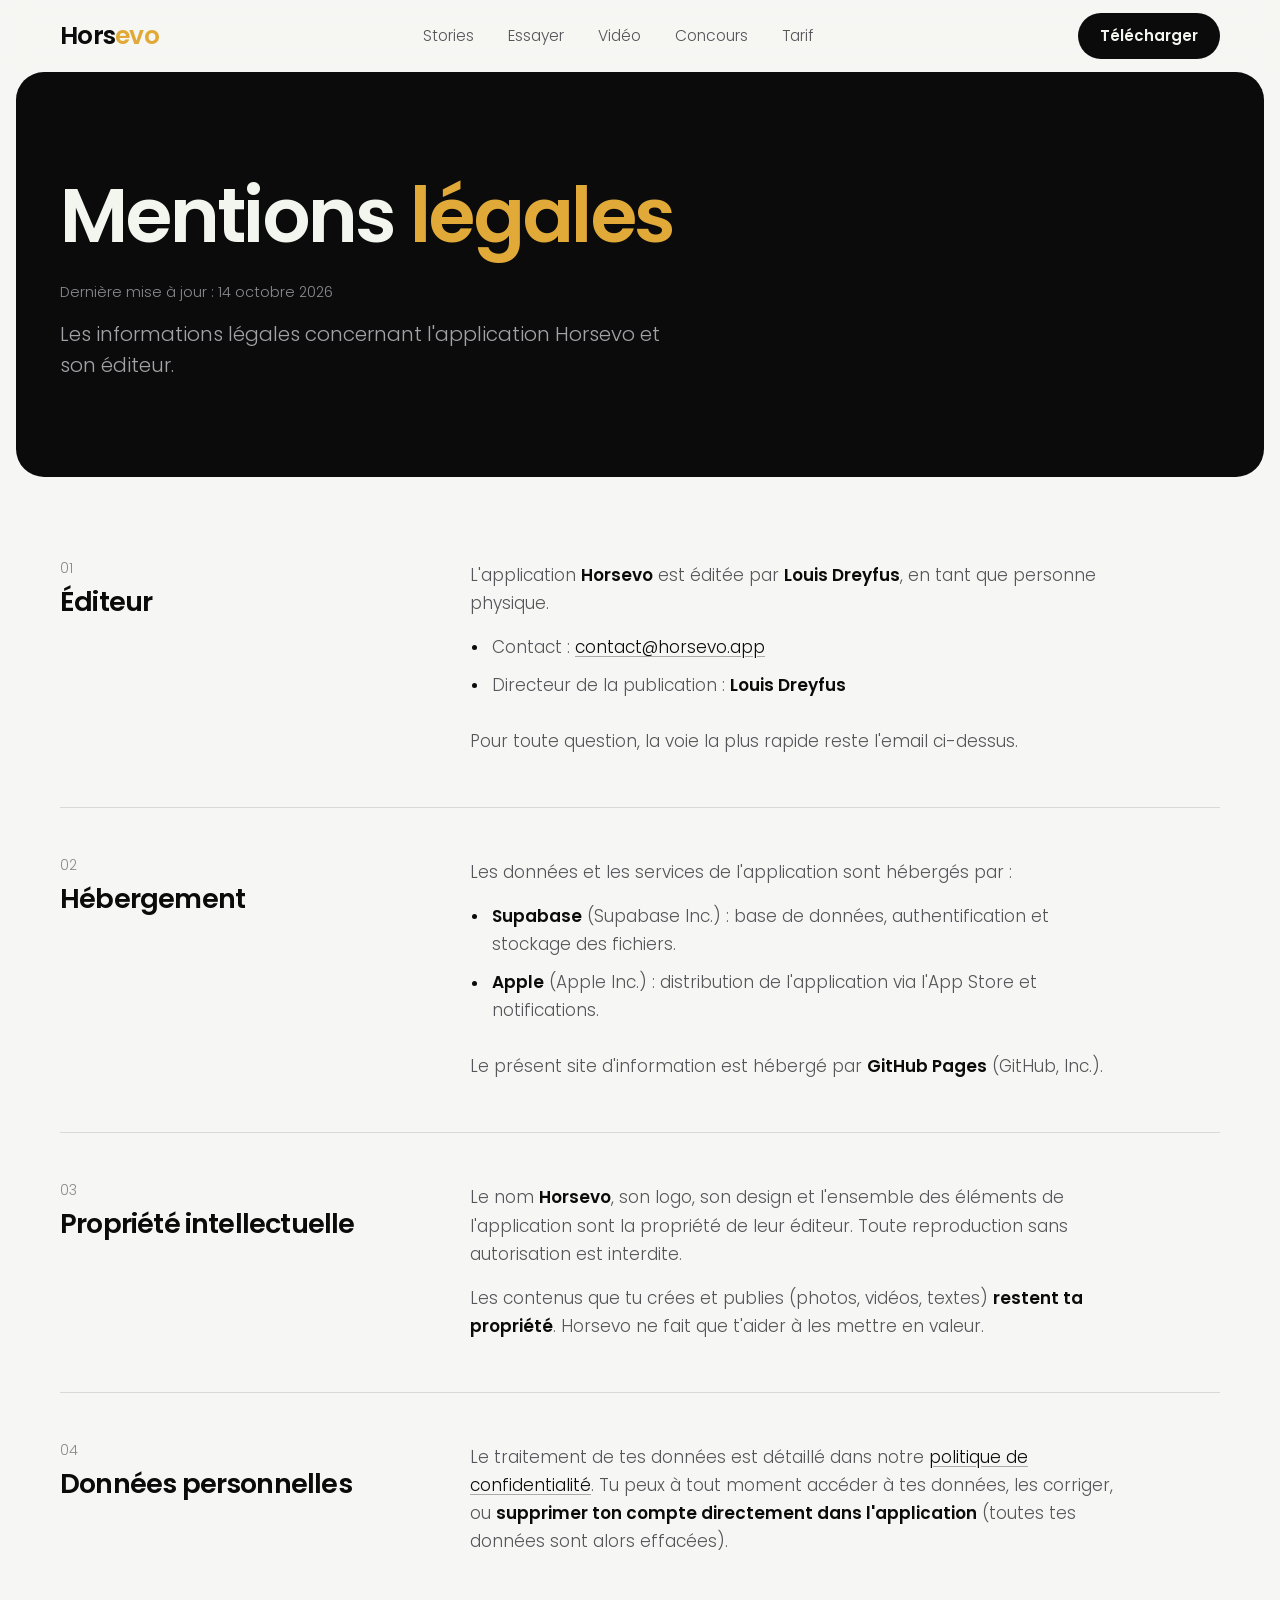
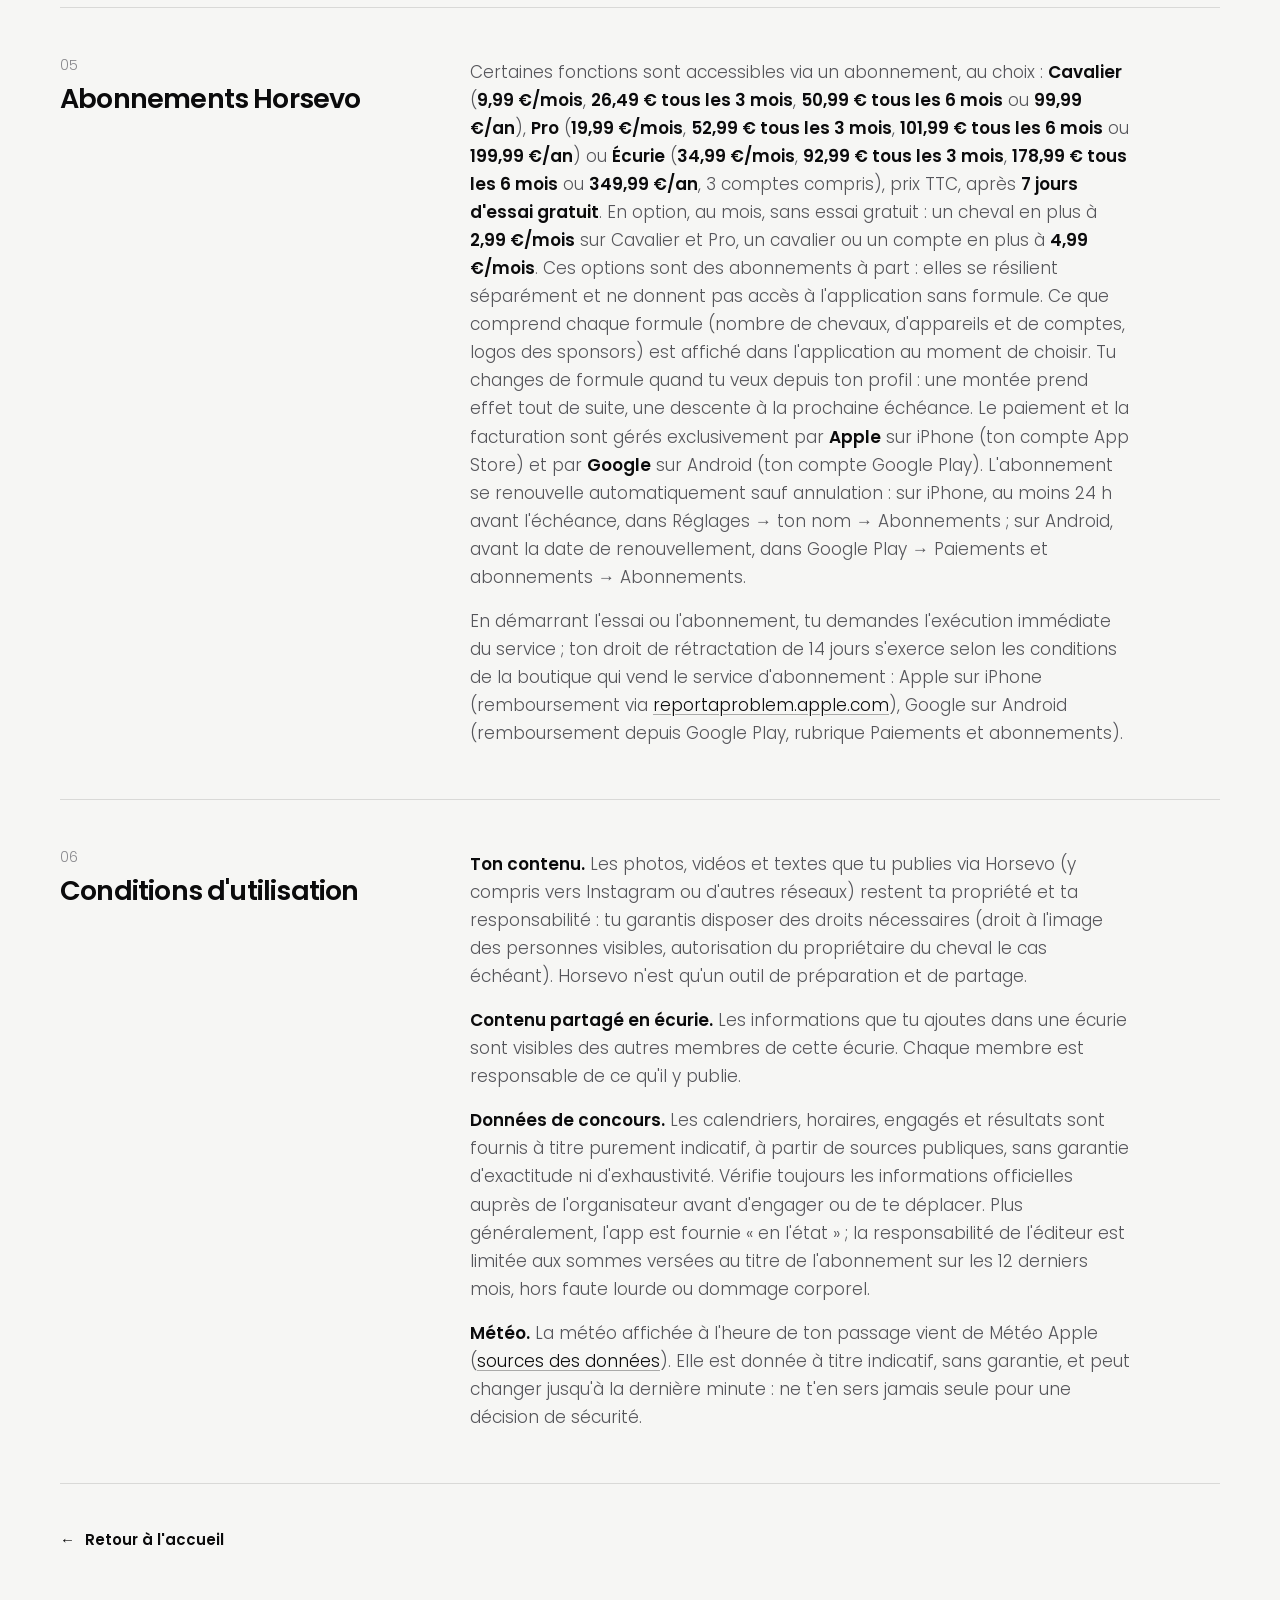
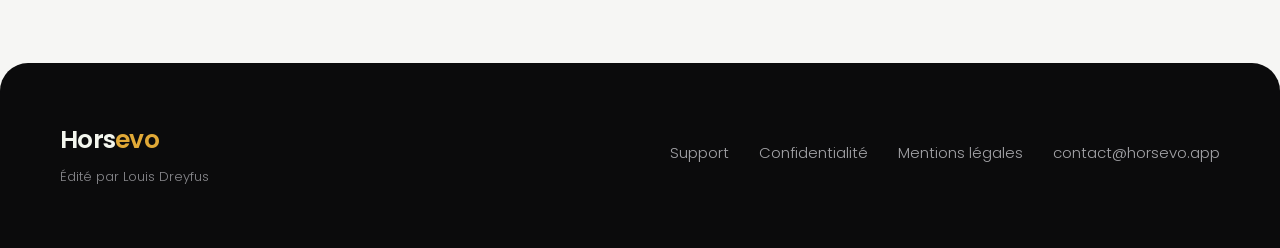
<file: conditions.html>
<!doctype html>
<html lang="fr">
<head>
<meta charset="utf-8" />
<meta name="viewport" content="width=device-width, initial-scale=1, viewport-fit=cover" />
<title>Horsevo · Mentions légales</title>
<meta name="description" content="Mentions légales de l'application Horsevo." />
<meta name="theme-color" content="#F6F6F4" />
<link rel="canonical" href="https://horsevo.app/conditions" />
<link rel="icon" type="image/png" sizes="32x32" href="/assets/favicon-32.png" />
<link rel="apple-touch-icon" href="/assets/apple-touch-icon.png" />
<link rel="preload" href="/assets/fonts/poppins-semibold-latin.woff2" as="font" type="font/woff2" crossorigin />
<link rel="preload" href="/assets/fonts/poppins-light-latin.woff2" as="font" type="font/woff2" crossorigin />
<link rel="stylesheet" href="/assets/pages.css" />
</head>
<body>

<nav aria-label="Navigation principale">
  <div class="wrap">
    <a class="wm" href="/" aria-label="Horsevo, accueil">Hors<b>evo</b></a>
    <div class="links">
      <a href="/#stories">Stories</a>
      <a href="/#simulateur">Essayer</a>
      <a href="/#video">Vidéo</a>
      <a href="/#concours">Concours</a>
      <a href="/#tarif">Tarif</a>
    </div>
    <a class="btn" href="https://apps.apple.com/fr/app/id6760648026">Télécharger</a>
  </div>
</nav>

<main>

<header class="tete">
  <div class="wrap">
    <h1>Mentions <span class="gold">légales</span></h1>
    <div class="updated">Dernière mise à jour : 14 octobre 2026</div>
    <p class="intro">Les informations légales concernant l'application Horsevo et son éditeur.</p>
  </div>
</header>

<div class="wrap corps">

  <section>
    <h2><span class="num">01</span> Éditeur</h2>
    <p>L'application <b>Horsevo</b> est éditée par <b>Louis Dreyfus</b>, en tant que personne physique.</p>
    <ul>
      <li>Contact : <a href="mailto:contact@horsevo.app">contact@horsevo.app</a></li>
      <li>Directeur de la publication : <b>Louis Dreyfus</b></li>
    </ul>
    <p>Pour toute question, la voie la plus rapide reste l'email ci-dessus.</p>
  </section>

  <section>
    <h2><span class="num">02</span> Hébergement</h2>
    <p>Les données et les services de l'application sont hébergés par :</p>
    <ul>
      <li><b>Supabase</b> (Supabase Inc.) : base de données, authentification et stockage des fichiers.</li>
      <li><b>Apple</b> (Apple Inc.) : distribution de l'application via l'App Store et notifications.</li>
    </ul>
    <p>Le présent site d'information est hébergé par <b>GitHub Pages</b> (GitHub, Inc.).</p>
  </section>

  <section>
    <h2><span class="num">03</span> Propriété intellectuelle</h2>
    <p>Le nom <b>Horsevo</b>, son logo, son design et l'ensemble des éléments de l'application sont la propriété de leur éditeur. Toute reproduction sans autorisation est interdite.</p>
    <p>Les contenus que tu crées et publies (photos, vidéos, textes) <b>restent ta propriété</b>. Horsevo ne fait que t'aider à les mettre en valeur.</p>
  </section>

  <section>
    <h2><span class="num">04</span> Données personnelles</h2>
    <p>Le traitement de tes données est détaillé dans notre <a href="/confidentialite">politique de confidentialité</a>. Tu peux à tout moment accéder à tes données, les corriger, ou <b>supprimer ton compte directement dans l'application</b> (toutes tes données sont alors effacées).</p>
  </section>

  <section>
    <h2><span class="num">05</span> Abonnements Horsevo</h2>
    <p>Certaines fonctions sont accessibles via un abonnement, au choix : <b>Cavalier</b> (<b>9,99 €/mois</b>, <b>26,49 € tous les 3 mois</b>, <b>50,99 € tous les 6 mois</b> ou <b>99,99 €/an</b>), <b>Pro</b> (<b>19,99 €/mois</b>, <b>52,99 € tous les 3 mois</b>, <b>101,99 € tous les 6 mois</b> ou <b>199,99 €/an</b>) ou <b>Écurie</b> (<b>34,99 €/mois</b>, <b>92,99 € tous les 3 mois</b>, <b>178,99 € tous les 6 mois</b> ou <b>349,99 €/an</b>, 3 comptes compris), prix TTC, après <b>7 jours d'essai gratuit</b>. En option, au mois, sans essai gratuit : un cheval en plus à <b>2,99 €/mois</b> sur Cavalier et Pro, un cavalier ou un compte en plus à <b>4,99 €/mois</b>. Ces options sont des abonnements à part : elles se résilient séparément et ne donnent pas accès à l'application sans formule. Ce que comprend chaque formule (nombre de chevaux, d'appareils et de comptes, logos des sponsors) est affiché dans l'application au moment de choisir. Tu changes de formule quand tu veux depuis ton profil : une montée prend effet tout de suite, une descente à la prochaine échéance. Le paiement et la facturation sont gérés exclusivement par <b>Apple</b> sur iPhone (ton compte App Store) et par <b>Google</b> sur Android (ton compte Google Play). L'abonnement se renouvelle automatiquement sauf annulation : sur iPhone, au moins 24 h avant l'échéance, dans Réglages → ton nom → Abonnements ; sur Android, avant la date de renouvellement, dans Google Play → Paiements et abonnements → Abonnements.</p>
    <p>En démarrant l'essai ou l'abonnement, tu demandes l'exécution immédiate du service ; ton droit de rétractation de 14 jours s'exerce selon les conditions de la boutique qui vend le service d'abonnement : Apple sur iPhone (remboursement via <a href="https://reportaproblem.apple.com" rel="noopener">reportaproblem.apple.com</a>), Google sur Android (remboursement depuis Google Play, rubrique Paiements et abonnements).</p>
  </section>

  <section>
    <h2><span class="num">06</span> Conditions d'utilisation</h2>
    <p><b>Ton contenu.</b> Les photos, vidéos et textes que tu publies via Horsevo (y compris vers Instagram ou d'autres réseaux) restent ta propriété et ta responsabilité : tu garantis disposer des droits nécessaires (droit à l'image des personnes visibles, autorisation du propriétaire du cheval le cas échéant). Horsevo n'est qu'un outil de préparation et de partage.</p>
    <p><b>Contenu partagé en écurie.</b> Les informations que tu ajoutes dans une écurie sont visibles des autres membres de cette écurie. Chaque membre est responsable de ce qu'il y publie.</p>
    <p><b>Données de concours.</b> Les calendriers, horaires, engagés et résultats sont fournis à titre purement indicatif, à partir de sources publiques, sans garantie d'exactitude ni d'exhaustivité. Vérifie toujours les informations officielles auprès de l'organisateur avant d'engager ou de te déplacer. Plus généralement, l'app est fournie « en l'état » ; la responsabilité de l'éditeur est limitée aux sommes versées au titre de l'abonnement sur les 12 derniers mois, hors faute lourde ou dommage corporel.</p>
    <p><b>Météo.</b> La météo affichée à l'heure de ton passage vient de Météo Apple (<a href="https://weatherkit.apple.com/legal-attribution.html">sources des données</a>). Elle est donnée à titre indicatif, sans garantie, et peut changer jusqu'à la dernière minute : ne t'en sers jamais seule pour une décision de sécurité.</p>
  </section>

  <a class="back" href="/">Retour à l'accueil</a>

</div>

</main>

<footer class="pied">
  <div class="wrap">
    <div>
      <div class="wm">Hors<b>evo</b></div>
      <span class="edite">Édité par Louis Dreyfus</span>
    </div>
    <div class="fl">
      <a href="/support">Support</a>
      <a href="/confidentialite">Confidentialité</a>
      <a href="/conditions">Mentions légales</a>
      <a href="mailto:contact@horsevo.app">contact@horsevo.app</a>
    </div>
  </div>
</footer>

</body>
</html>
</file>
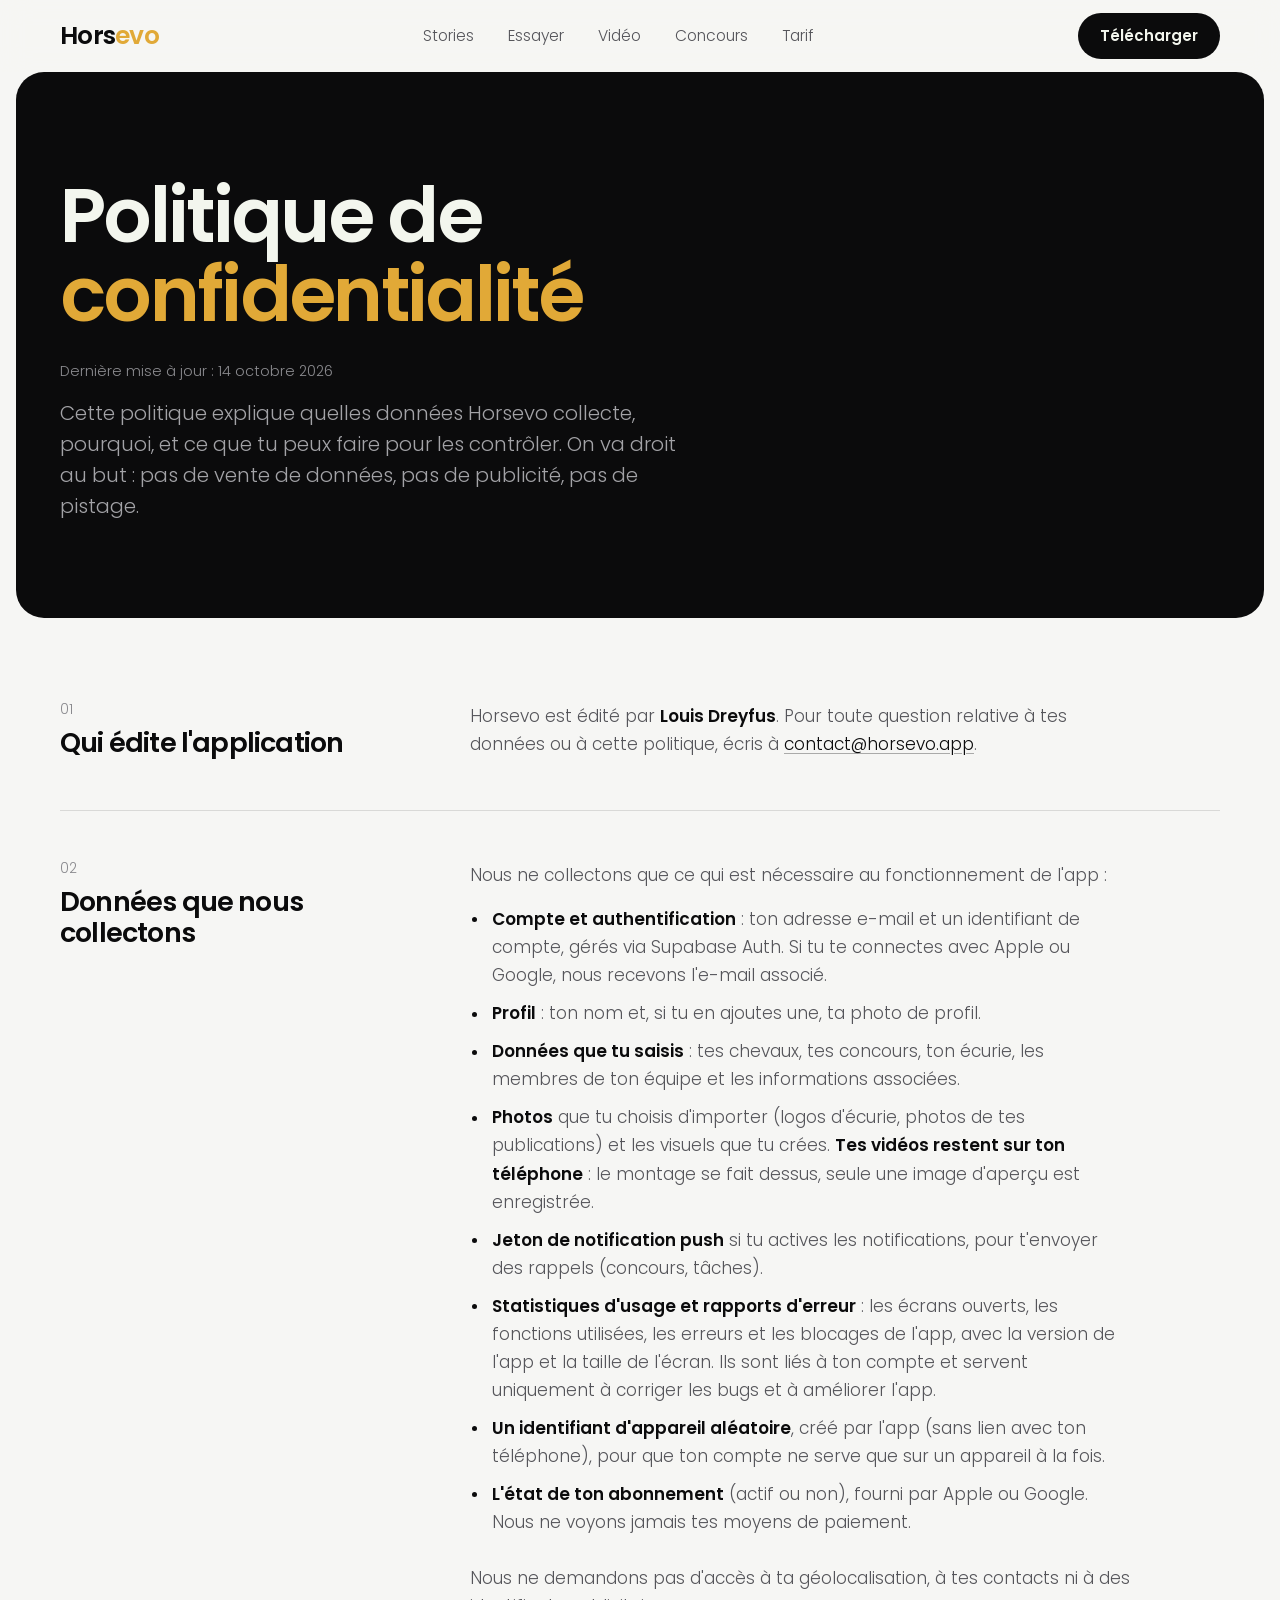
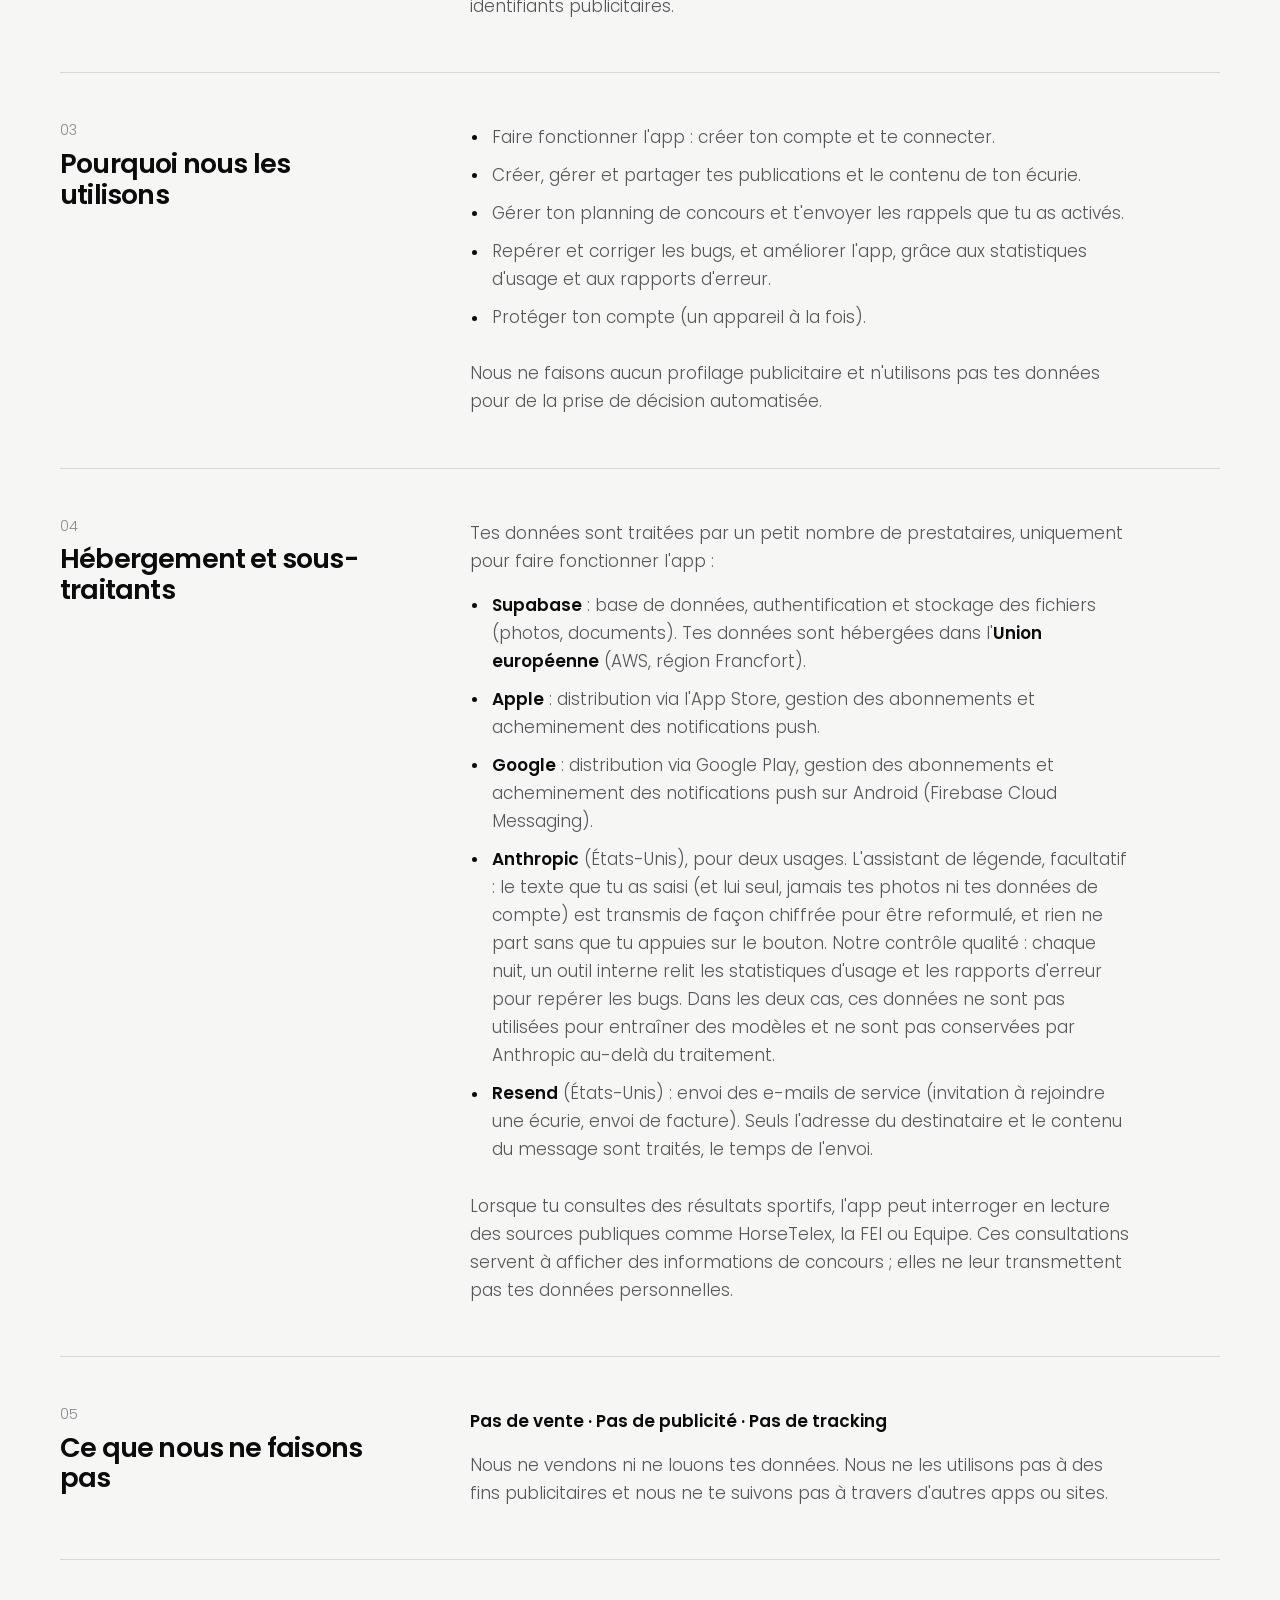
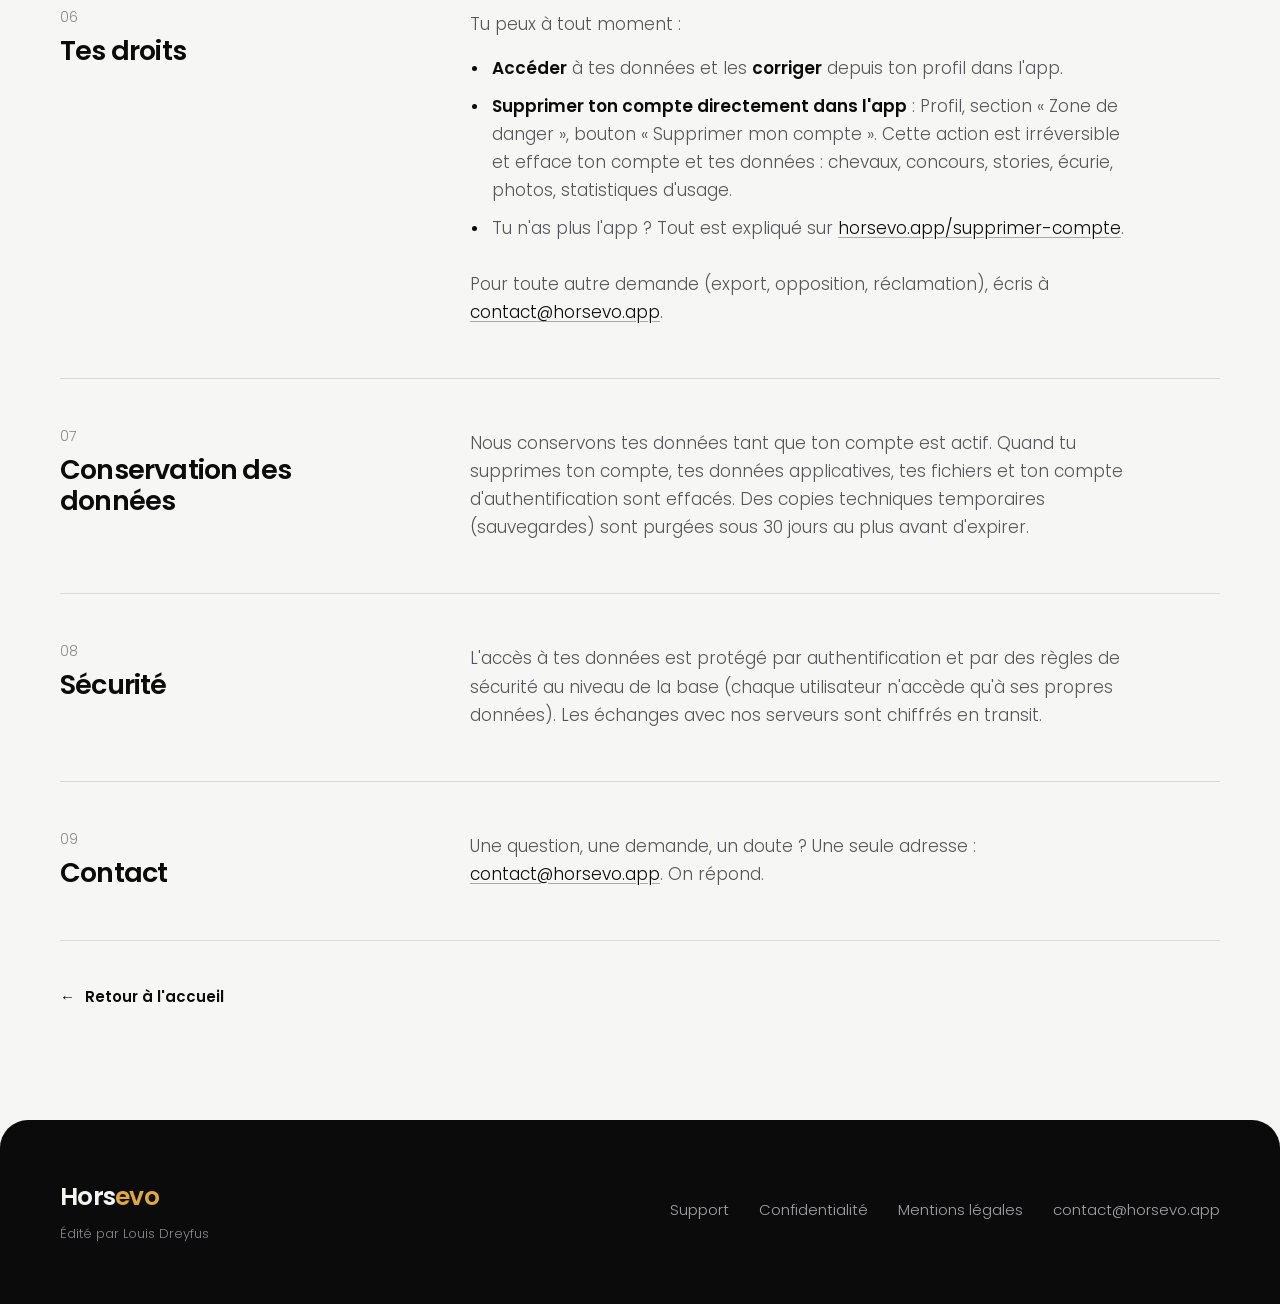
<file: confidentialite.html>
<!doctype html>
<html lang="fr">
<head>
<meta charset="utf-8" />
<meta name="viewport" content="width=device-width, initial-scale=1, viewport-fit=cover" />
<title>Horsevo · Politique de confidentialité</title>
<meta name="description" content="Politique de confidentialité de l'application Horsevo." />
<meta name="theme-color" content="#F6F6F4" />
<link rel="canonical" href="https://horsevo.app/confidentialite" />
<link rel="icon" type="image/png" sizes="32x32" href="/assets/favicon-32.png" />
<link rel="apple-touch-icon" href="/assets/apple-touch-icon.png" />
<link rel="preload" href="/assets/fonts/poppins-semibold-latin.woff2" as="font" type="font/woff2" crossorigin />
<link rel="preload" href="/assets/fonts/poppins-light-latin.woff2" as="font" type="font/woff2" crossorigin />
<link rel="stylesheet" href="/assets/pages.css" />
</head>
<body>

<nav aria-label="Navigation principale">
  <div class="wrap">
    <a class="wm" href="/" aria-label="Horsevo, accueil">Hors<b>evo</b></a>
    <div class="links">
      <a href="/#stories">Stories</a>
      <a href="/#simulateur">Essayer</a>
      <a href="/#video">Vidéo</a>
      <a href="/#concours">Concours</a>
      <a href="/#tarif">Tarif</a>
    </div>
    <a class="btn" href="https://apps.apple.com/fr/app/id6760648026">Télécharger</a>
  </div>
</nav>

<main>

<header class="tete">
  <div class="wrap">
    <h1>Politique de <span class="gold">confidentialité</span></h1>
    <p class="updated">Dernière mise à jour : 14 octobre 2026</p>
    <p class="intro">
      Cette politique explique quelles données Horsevo collecte, pourquoi, et ce que tu peux
      faire pour les contrôler. On va droit au but : pas de vente de données, pas de publicité,
      pas de pistage.
    </p>
  </div>
</header>

<div class="wrap corps">

  <section>
    <h2><span class="num">01</span> Qui édite l'application</h2>
    <p>
      Horsevo est édité par <b>Louis Dreyfus</b>. Pour toute question relative à tes données ou
      à cette politique, écris à <a href="mailto:contact@horsevo.app">contact@horsevo.app</a>.
    </p>
  </section>

  <section>
    <h2><span class="num">02</span> Données que nous collectons</h2>
    <p>Nous ne collectons que ce qui est nécessaire au fonctionnement de l'app :</p>
    <ul>
      <li><b>Compte et authentification</b> : ton adresse e-mail et un identifiant de compte, gérés via Supabase Auth. Si tu te connectes avec Apple ou Google, nous recevons l'e-mail associé.</li>
      <li><b>Profil</b> : ton nom et, si tu en ajoutes une, ta photo de profil.</li>
      <li><b>Données que tu saisis</b> : tes chevaux, tes concours, ton écurie, les membres de ton équipe et les informations associées.</li>
      <li><b>Photos</b> que tu choisis d'importer (logos d'écurie, photos de tes publications) et les visuels que tu crées. <b>Tes vidéos restent sur ton téléphone</b> : le montage se fait dessus, seule une image d'aperçu est enregistrée.</li>
      <li><b>Jeton de notification push</b> si tu actives les notifications, pour t'envoyer des rappels (concours, tâches).</li>
      <li><b>Statistiques d'usage et rapports d'erreur</b> : les écrans ouverts, les fonctions utilisées, les erreurs et les blocages de l'app, avec la version de l'app et la taille de l'écran. Ils sont liés à ton compte et servent uniquement à corriger les bugs et à améliorer l'app.</li>
      <li><b>Un identifiant d'appareil aléatoire</b>, créé par l'app (sans lien avec ton téléphone), pour que ton compte ne serve que sur un appareil à la fois.</li>
      <li><b>L'état de ton abonnement</b> (actif ou non), fourni par Apple ou Google. Nous ne voyons jamais tes moyens de paiement.</li>
    </ul>
    <p>
      Nous ne demandons pas d'accès à ta géolocalisation, à tes contacts ni à des identifiants publicitaires.
    </p>
  </section>

  <section>
    <h2><span class="num">03</span> Pourquoi nous les utilisons</h2>
    <ul>
      <li>Faire fonctionner l'app : créer ton compte et te connecter.</li>
      <li>Créer, gérer et partager tes publications et le contenu de ton écurie.</li>
      <li>Gérer ton planning de concours et t'envoyer les rappels que tu as activés.</li>
      <li>Repérer et corriger les bugs, et améliorer l'app, grâce aux statistiques d'usage et aux rapports d'erreur.</li>
      <li>Protéger ton compte (un appareil à la fois).</li>
    </ul>
    <p>
      Nous ne faisons aucun profilage publicitaire et n'utilisons pas tes données pour de la
      prise de décision automatisée.
    </p>
  </section>

  <section>
    <h2><span class="num">04</span> Hébergement et sous-traitants</h2>
    <p>Tes données sont traitées par un petit nombre de prestataires, uniquement pour faire fonctionner l'app :</p>
    <ul>
      <li><b>Supabase</b> : base de données, authentification et stockage des fichiers (photos, documents). Tes données sont hébergées dans l'<b>Union européenne</b> (AWS, région Francfort).</li>
      <li><b>Apple</b> : distribution via l'App Store, gestion des abonnements et acheminement des notifications push.</li>
      <li><b>Google</b> : distribution via Google Play, gestion des abonnements et acheminement des notifications push sur Android (Firebase Cloud Messaging).</li>
      <li><b>Anthropic</b> (États-Unis), pour deux usages. L'assistant de légende, facultatif : le texte que tu as saisi (et lui seul, jamais tes photos ni tes données de compte) est transmis de façon chiffrée pour être reformulé, et rien ne part sans que tu appuies sur le bouton. Notre contrôle qualité : chaque nuit, un outil interne relit les statistiques d'usage et les rapports d'erreur pour repérer les bugs. Dans les deux cas, ces données ne sont pas utilisées pour entraîner des modèles et ne sont pas conservées par Anthropic au-delà du traitement.</li>
      <li><b>Resend</b> (États-Unis) : envoi des e-mails de service (invitation à rejoindre une écurie, envoi de facture). Seuls l'adresse du destinataire et le contenu du message sont traités, le temps de l'envoi.</li>
    </ul>
    <p>
      Lorsque tu consultes des résultats sportifs, l'app peut interroger en lecture des sources
      publiques comme HorseTelex, la FEI ou Equipe. Ces consultations servent à afficher des
      informations de concours ; elles ne leur transmettent pas tes données personnelles.
    </p>
  </section>

  <section>
    <h2><span class="num">05</span> Ce que nous ne faisons pas</h2>
    <p class="pill">Pas de vente · Pas de publicité · Pas de tracking</p>
    <p>
      Nous ne vendons ni ne louons tes données. Nous ne les utilisons pas à des fins
      publicitaires et nous ne te suivons pas à travers d'autres apps ou sites.
    </p>
  </section>

  <section>
    <h2><span class="num">06</span> Tes droits</h2>
    <p>Tu peux à tout moment :</p>
    <ul>
      <li><b>Accéder</b> à tes données et les <b>corriger</b> depuis ton profil dans l'app.</li>
      <li><b>Supprimer ton compte directement dans l'app</b> : Profil, section « Zone de danger », bouton « Supprimer mon compte ». Cette action est irréversible et efface ton compte et tes données : chevaux, concours, stories, écurie, photos, statistiques d'usage.</li>
      <li>Tu n'as plus l'app ? Tout est expliqué sur <a href="/supprimer-compte">horsevo.app/supprimer-compte</a>.</li>
    </ul>
    <p>
      Pour toute autre demande (export, opposition, réclamation), écris à
      <a href="mailto:contact@horsevo.app">contact@horsevo.app</a>.
    </p>
  </section>

  <section>
    <h2><span class="num">07</span> Conservation des données</h2>
    <p>
      Nous conservons tes données tant que ton compte est actif. Quand tu supprimes ton compte,
      tes données applicatives, tes fichiers et ton compte d'authentification sont effacés. Des copies
      techniques temporaires (sauvegardes) sont purgées sous 30 jours au plus avant d'expirer.
    </p>
  </section>

  <section>
    <h2><span class="num">08</span> Sécurité</h2>
    <p>
      L'accès à tes données est protégé par authentification et par des règles de sécurité au
      niveau de la base (chaque utilisateur n'accède qu'à ses propres données). Les échanges
      avec nos serveurs sont chiffrés en transit.
    </p>
  </section>

  <section>
    <h2><span class="num">09</span> Contact</h2>
    <p>
      Une question, une demande, un doute ? Une seule adresse :
      <a href="mailto:contact@horsevo.app">contact@horsevo.app</a>. On répond.
    </p>
  </section>

  <a class="back" href="/">Retour à l'accueil</a>

</div>

</main>

<footer class="pied">
  <div class="wrap">
    <div>
      <div class="wm">Hors<b>evo</b></div>
      <span class="edite">Édité par Louis Dreyfus</span>
    </div>
    <div class="fl">
      <a href="/support">Support</a>
      <a href="/confidentialite">Confidentialité</a>
      <a href="/conditions">Mentions légales</a>
      <a href="mailto:contact@horsevo.app">contact@horsevo.app</a>
    </div>
  </div>
</footer>

</body>
</html>
</file>
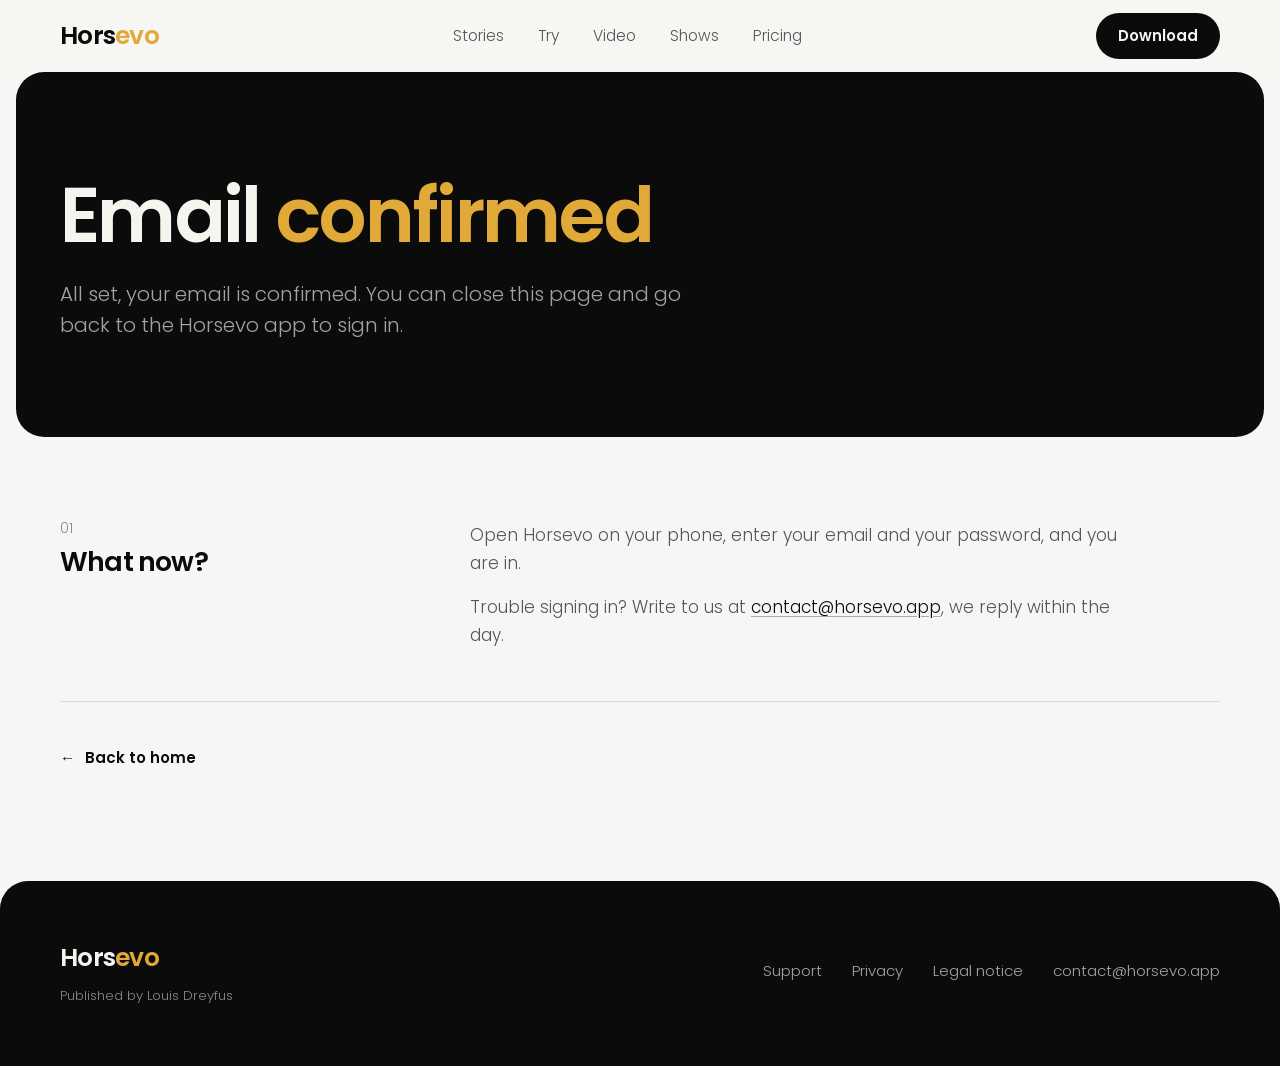
<file: email-confirme.html>
<!doctype html>
<html lang="fr">
<head>
<meta charset="utf-8" />
<meta name="viewport" content="width=device-width, initial-scale=1, viewport-fit=cover" />
<title>Adresse confirmée · Horsevo</title>
<meta name="description" content="Votre adresse e-mail est confirmée. Retournez dans l'application Horsevo." />
<meta name="theme-color" content="#F6F6F4" />
<link rel="canonical" href="https://horsevo.app/email-confirme" />
<meta name="robots" content="noindex" />
<link rel="icon" type="image/png" sizes="32x32" href="/assets/favicon-32.png" />
<link rel="apple-touch-icon" href="/assets/apple-touch-icon.png" />
<link rel="preload" href="/assets/fonts/poppins-semibold-latin.woff2" as="font" type="font/woff2" crossorigin />
<link rel="preload" href="/assets/fonts/poppins-light-latin.woff2" as="font" type="font/woff2" crossorigin />
<link rel="stylesheet" href="/assets/pages.css" />
</head>
<body>

<nav aria-label="Navigation principale">
  <div class="wrap">
    <a class="wm" href="/" aria-label="Horsevo, accueil">Hors<b>evo</b></a>
    <div class="links">
      <a href="/#stories">Stories</a>
      <a href="/#simulateur" data-en="Try">Essayer</a>
      <a href="/#video" data-en="Video">Vidéo</a>
      <a href="/#concours" data-en="Shows">Concours</a>
      <a href="/#tarif" data-en="Pricing">Tarif</a>
    </div>
    <a class="btn" href="https://apps.apple.com/fr/app/id6760648026" data-en="Download">Télécharger</a>
  </div>
</nav>

<main>

<header class="tete" id="ok">
  <div class="wrap">
    <h1 data-en='Email <span class="gold">confirmed</span>'>Adresse <span class="gold">confirmée</span></h1>
    <p class="intro" data-en="All set, your email is confirmed. You can close this page and go back to the Horsevo app to sign in.">
      C'est bon, votre e-mail est validé. Vous pouvez fermer cette page et retourner dans
      l'application Horsevo pour vous connecter.
    </p>
  </div>
</header>

<header class="tete" id="expire" style="display:none">
  <div class="wrap">
    <h1 data-en='Link <span class="gold">expired</span>'>Lien <span class="gold">expiré</span></h1>
    <p class="intro" data-en="This link no longer works: it has expired or it was already used. Don't worry, your account is safe.">
      Ce lien ne marche plus : il a expiré ou il a déjà servi. Pas d'inquiétude, votre compte
      n'est pas perdu.
    </p>
  </div>
</header>

<div class="wrap corps">

  <section id="ok-suite">
    <h2 data-en='<span class="num">01</span> What now?'><span class="num">01</span> Et maintenant ?</h2>
    <p data-en="Open Horsevo on your phone, enter your email and your password, and you are in.">
      Ouvrez Horsevo sur votre téléphone, saisissez votre adresse et votre mot de passe, et
      vous êtes chez vous.
    </p>
    <p data-en='Trouble signing in? Write to us at <a href="mailto:contact@horsevo.app?subject=Horsevo%20confirmation">contact@horsevo.app</a>, we reply within the day.'>
      Un souci pour vous connecter ? Écrivez-nous à
      <a href="mailto:contact@horsevo.app?subject=Confirmation%20Horsevo">contact@horsevo.app</a>,
      on répond dans la journée.
    </p>
  </section>

  <section id="expire-suite" style="display:none">
    <h2 data-en='<span class="num">01</span> Try to sign in'><span class="num">01</span> Essayez de vous connecter</h2>
    <p data-en="Open Horsevo and enter your email and your password. If it works, you are all set.">
      Ouvrez Horsevo, saisissez votre adresse et votre mot de passe. Si ça marche, tout est bon.
    </p>
    <h2 data-en='<span class="num">02</span> It does not work?'><span class="num">02</span> Ça ne marche pas ?</h2>
    <p data-en="Tap “Forgot your password?” in the app. A code arrives by email: enter it, choose a password, and your email is confirmed at the same time.">
      Dans l'app, touchez « Mot de passe oublié ? ». Un code arrive par e-mail : saisissez-le,
      choisissez un mot de passe, et votre adresse est confirmée en même temps.
    </p>
    <p data-en='Still a problem? Write to us at <a href="mailto:contact@horsevo.app?subject=Horsevo%20confirmation">contact@horsevo.app</a>, we reply within the day.'>
      Toujours un souci ? Écrivez-nous à
      <a href="mailto:contact@horsevo.app?subject=Confirmation%20Horsevo">contact@horsevo.app</a>,
      on répond dans la journée.
    </p>
  </section>

  <a class="back" href="/" data-en="Back to home">Retour à l'accueil</a>

</div>

</main>

<footer class="pied">
  <div class="wrap">
    <div>
      <div class="wm">Hors<b>evo</b></div>
      <span class="edite" data-en="Published by Louis Dreyfus">Édité par Louis Dreyfus</span>
    </div>
    <div class="fl">
      <a href="/support">Support</a>
      <a href="/confidentialite" data-en="Privacy">Confidentialité</a>
      <a href="/conditions" data-en="Legal notice">Mentions légales</a>
      <a href="mailto:contact@horsevo.app">contact@horsevo.app</a>
    </div>
  </div>
</footer>

<script>
/* Lien expiré ou déjà servi (24 nov. 2026) : le serveur revient ici avec error / error_code dans l'adresse (#… ou ?…).
   Avant, la page disait quand même « Adresse confirmée » : le client croyait que c'était bon et restait bloqué. */
var lienMort = (function () {
  var h = new URLSearchParams((location.hash || "").replace(/^#/, ""));
  var s = new URLSearchParams(location.search);
  if (!(h.get("error_code") || h.get("error") || s.get("error_code") || s.get("error"))) return false;
  ["ok", "ok-suite"].forEach(function (id) { document.getElementById(id).style.display = "none"; });
  ["expire", "expire-suite"].forEach(function (id) { document.getElementById(id).style.display = ""; });
  document.title = "Lien expiré · Horsevo";
  return true;
})();
/* Anglais (25 oct. 2026) : l'app en anglais ajoute ?langue=en au lien du mail ; sans lui, on suit la langue du
   téléphone. Le français reste le texte de la page (sans script, il s'affiche tel quel). */
(function () {
  var q = new URLSearchParams(location.search).get("langue");
  var en = q ? q === "en" : !/^fr/i.test(navigator.language || "fr");
  if (!en) return;
  document.documentElement.lang = "en";
  document.title = lienMort ? "Link expired · Horsevo" : "Email confirmed · Horsevo";
  document.querySelectorAll("[data-en]").forEach(function (el) { el.innerHTML = el.getAttribute("data-en"); });
})();
</script>

</body>
</html>
</file>
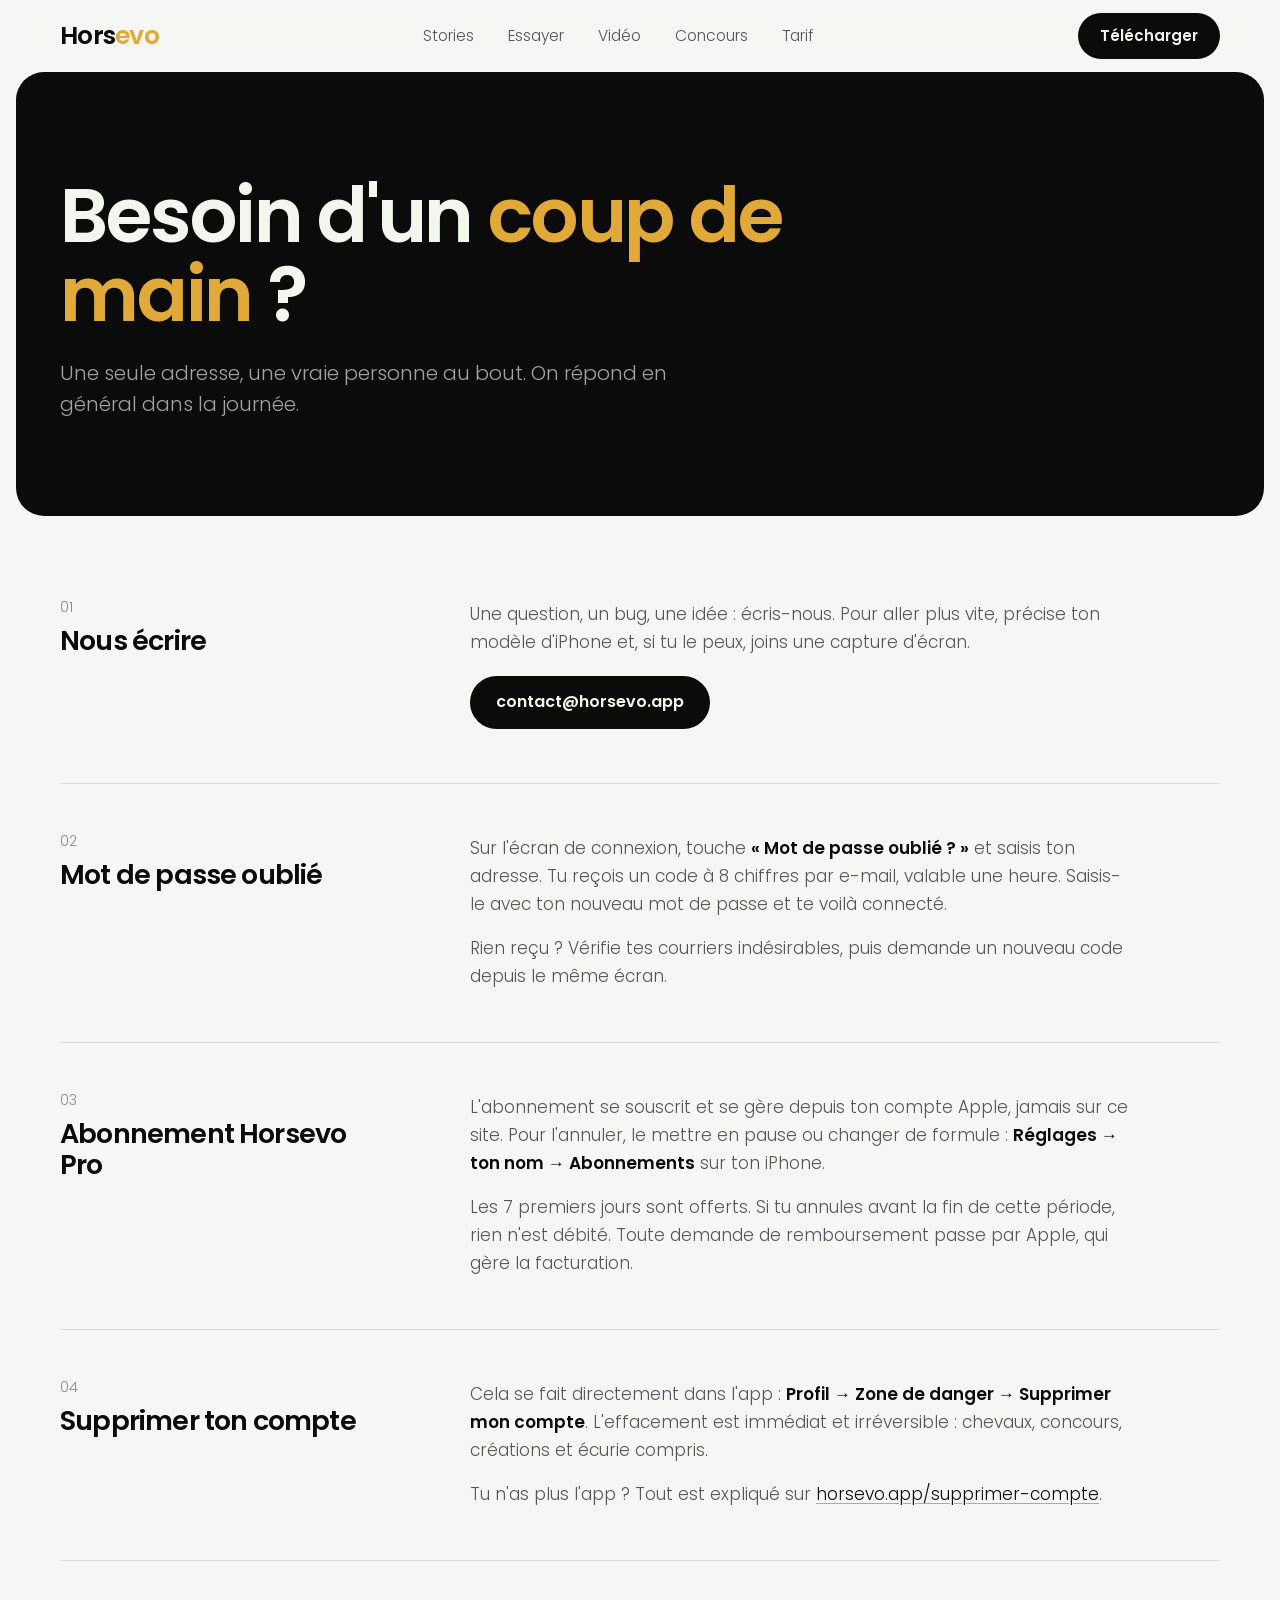
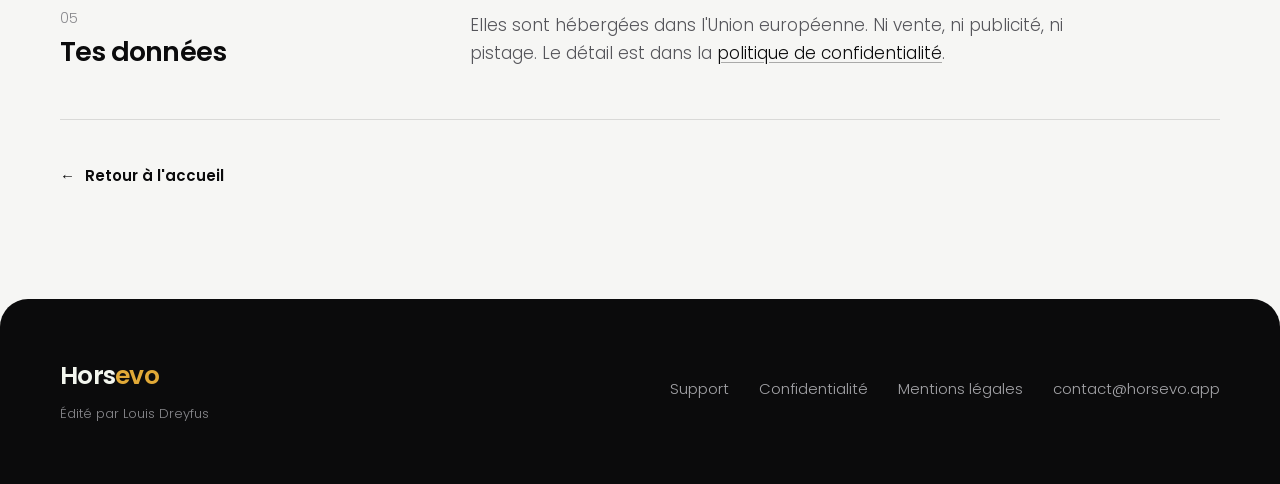
<file: support.html>
<!doctype html>
<html lang="fr">
<head>
<meta charset="utf-8" />
<meta name="viewport" content="width=device-width, initial-scale=1, viewport-fit=cover" />
<title>Horsevo · Support</title>
<meta name="description" content="Aide et contact pour l'application Horsevo." />
<meta name="theme-color" content="#F6F6F4" />
<link rel="canonical" href="https://horsevo.app/support" />
<link rel="icon" type="image/png" sizes="32x32" href="/assets/favicon-32.png" />
<link rel="apple-touch-icon" href="/assets/apple-touch-icon.png" />
<link rel="preload" href="/assets/fonts/poppins-semibold-latin.woff2" as="font" type="font/woff2" crossorigin />
<link rel="preload" href="/assets/fonts/poppins-light-latin.woff2" as="font" type="font/woff2" crossorigin />
<link rel="stylesheet" href="/assets/pages.css" />
</head>
<body>

<nav aria-label="Navigation principale">
  <div class="wrap">
    <a class="wm" href="/" aria-label="Horsevo, accueil">Hors<b>evo</b></a>
    <div class="links">
      <a href="/#stories">Stories</a>
      <a href="/#simulateur">Essayer</a>
      <a href="/#video">Vidéo</a>
      <a href="/#concours">Concours</a>
      <a href="/#tarif">Tarif</a>
    </div>
    <a class="btn" href="https://apps.apple.com/fr/app/id6760648026">Télécharger</a>
  </div>
</nav>

<main>

<header class="tete">
  <div class="wrap">
    <h1>Besoin d'un <span class="gold">coup de main</span> ?</h1>
    <p class="intro">
      Une seule adresse, une vraie personne au bout. On répond en général dans la journée.
    </p>
  </div>
</header>

<div class="wrap corps">

  <section>
    <h2><span class="num">01</span> Nous écrire</h2>
    <p>
      Une question, un bug, une idée : écris-nous. Pour aller plus vite, précise ton modèle
      d'iPhone et, si tu le peux, joins une capture d'écran.
    </p>
    <a class="mailto" href="mailto:contact@horsevo.app?subject=Support%20Horsevo">contact@horsevo.app</a>
  </section>

  <section>
    <h2><span class="num">02</span> Mot de passe oublié</h2>
    <p>
      Sur l'écran de connexion, touche <b>« Mot de passe oublié ? »</b> et saisis ton adresse.
      Tu reçois un code à 8 chiffres par e-mail, valable une heure. Saisis-le avec ton nouveau
      mot de passe et te voilà connecté.
    </p>
    <p>
      Rien reçu ? Vérifie tes courriers indésirables, puis demande un nouveau code depuis le
      même écran.
    </p>
  </section>

  <section>
    <h2><span class="num">03</span> Abonnement Horsevo Pro</h2>
    <p>
      L'abonnement se souscrit et se gère depuis ton compte Apple, jamais sur ce site.
      Pour l'annuler, le mettre en pause ou changer de formule : <b>Réglages → ton nom →
      Abonnements</b> sur ton iPhone.
    </p>
    <p>
      Les 7 premiers jours sont offerts. Si tu annules avant la fin de cette période, rien n'est
      débité. Toute demande de remboursement passe par Apple, qui gère la facturation.
    </p>
  </section>

  <section>
    <h2><span class="num">04</span> Supprimer ton compte</h2>
    <p>
      Cela se fait directement dans l'app : <b>Profil → Zone de danger → Supprimer mon compte</b>.
      L'effacement est immédiat et irréversible : chevaux, concours, créations et écurie compris.
    </p>
    <p>
      Tu n'as plus l'app ? Tout est expliqué sur <a href="/supprimer-compte">horsevo.app/supprimer-compte</a>.
    </p>
  </section>

  <section>
    <h2><span class="num">05</span> Tes données</h2>
    <p>
      Elles sont hébergées dans l'Union européenne. Ni vente, ni publicité, ni pistage. Le détail
      est dans la <a href="/confidentialite">politique de confidentialité</a>.
    </p>
  </section>

  <a class="back" href="/">Retour à l'accueil</a>

</div>

</main>

<footer class="pied">
  <div class="wrap">
    <div>
      <div class="wm">Hors<b>evo</b></div>
      <span class="edite">Édité par Louis Dreyfus</span>
    </div>
    <div class="fl">
      <a href="/support">Support</a>
      <a href="/confidentialite">Confidentialité</a>
      <a href="/conditions">Mentions légales</a>
      <a href="mailto:contact@horsevo.app">contact@horsevo.app</a>
    </div>
  </div>
</footer>

</body>
</html>
</file>
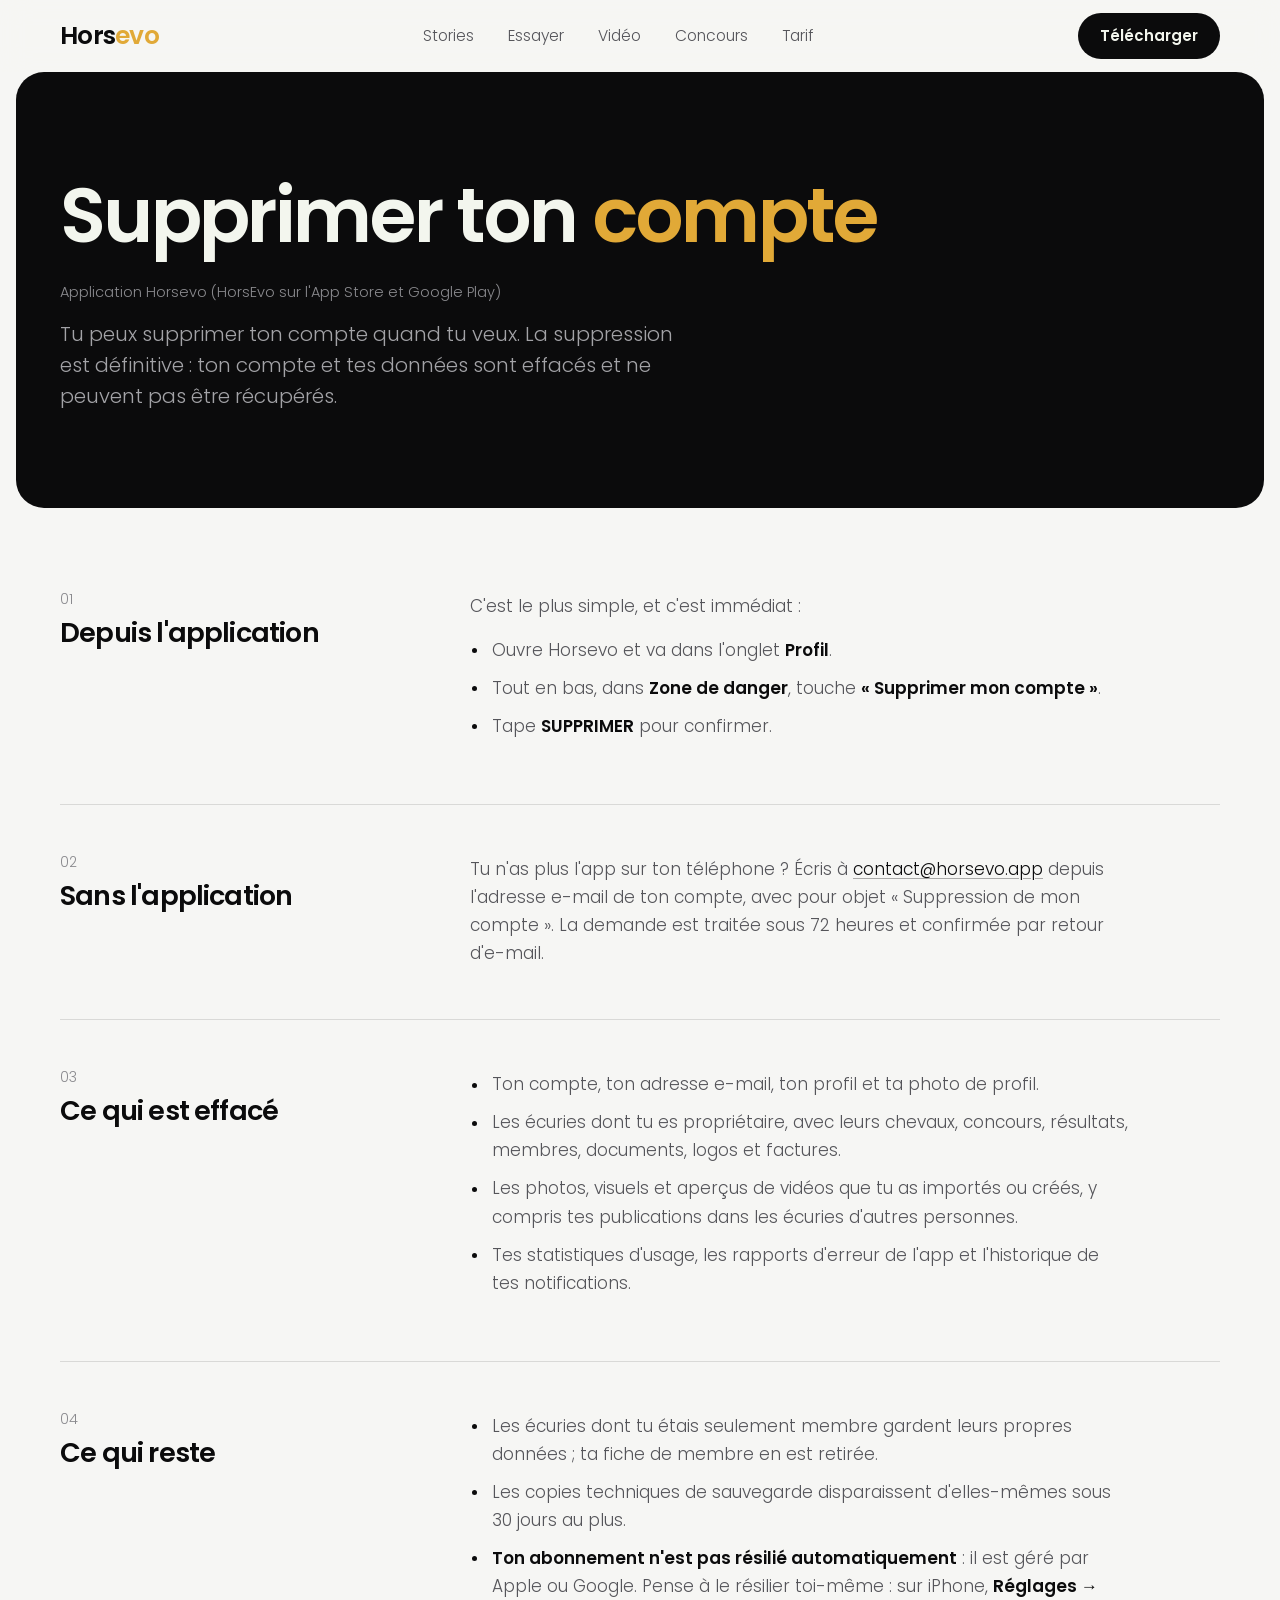
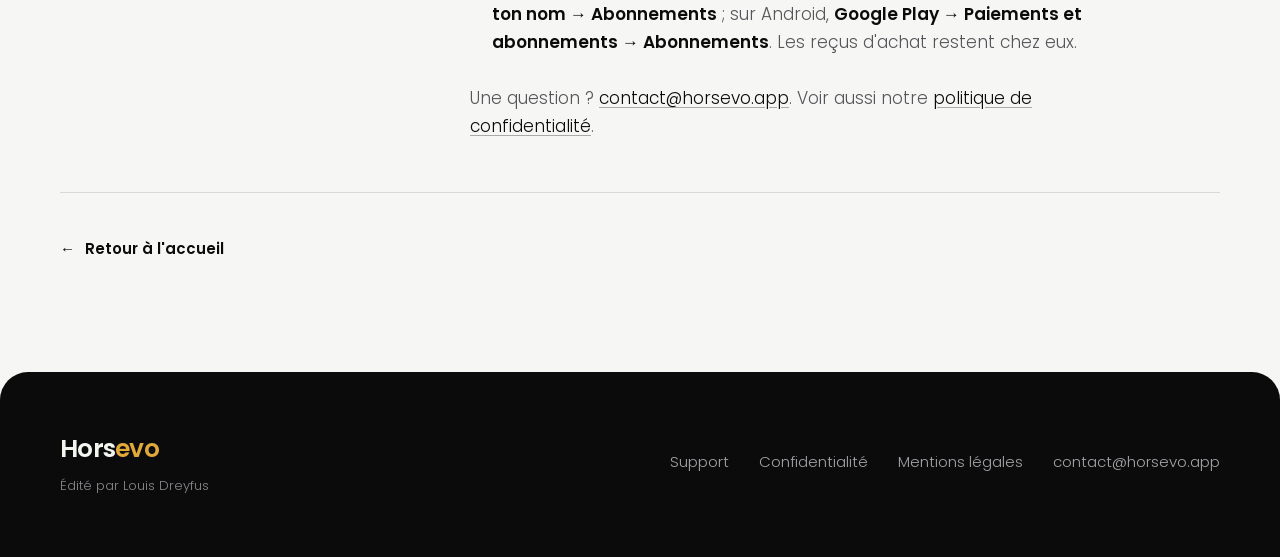
<file: supprimer-compte.html>
<!doctype html>
<html lang="fr">
<head>
<meta charset="utf-8" />
<meta name="viewport" content="width=device-width, initial-scale=1, viewport-fit=cover" />
<title>Horsevo · Supprimer ton compte</title>
<meta name="description" content="Comment supprimer ton compte Horsevo et ce qui est effacé." />
<meta name="theme-color" content="#F6F6F4" />
<link rel="canonical" href="https://horsevo.app/supprimer-compte" />
<link rel="icon" type="image/png" sizes="32x32" href="/assets/favicon-32.png" />
<link rel="apple-touch-icon" href="/assets/apple-touch-icon.png" />
<link rel="preload" href="/assets/fonts/poppins-semibold-latin.woff2" as="font" type="font/woff2" crossorigin />
<link rel="preload" href="/assets/fonts/poppins-light-latin.woff2" as="font" type="font/woff2" crossorigin />
<link rel="stylesheet" href="/assets/pages.css" />
</head>
<body>

<nav aria-label="Navigation principale">
  <div class="wrap">
    <a class="wm" href="/" aria-label="Horsevo, accueil">Hors<b>evo</b></a>
    <div class="links">
      <a href="/#stories">Stories</a>
      <a href="/#simulateur">Essayer</a>
      <a href="/#video">Vidéo</a>
      <a href="/#concours">Concours</a>
      <a href="/#tarif">Tarif</a>
    </div>
    <a class="btn" href="https://apps.apple.com/fr/app/id6760648026">Télécharger</a>
  </div>
</nav>

<main>

<header class="tete">
  <div class="wrap">
    <h1>Supprimer ton <span class="gold">compte</span></h1>
    <p class="updated">Application Horsevo (HorsEvo sur l'App Store et Google Play)</p>
    <p class="intro">
      Tu peux supprimer ton compte quand tu veux. La suppression est définitive : ton compte et
      tes données sont effacés et ne peuvent pas être récupérés.
    </p>
  </div>
</header>

<div class="wrap corps">

  <section>
    <h2><span class="num">01</span> Depuis l'application</h2>
    <p>C'est le plus simple, et c'est immédiat :</p>
    <ul>
      <li>Ouvre Horsevo et va dans l'onglet <b>Profil</b>.</li>
      <li>Tout en bas, dans <b>Zone de danger</b>, touche <b>« Supprimer mon compte »</b>.</li>
      <li>Tape <b>SUPPRIMER</b> pour confirmer.</li>
    </ul>
  </section>

  <section>
    <h2><span class="num">02</span> Sans l'application</h2>
    <p>
      Tu n'as plus l'app sur ton téléphone ? Écris à
      <a href="mailto:contact@horsevo.app?subject=Suppression%20de%20mon%20compte">contact@horsevo.app</a>
      depuis l'adresse e-mail de ton compte, avec pour objet « Suppression de mon compte ».
      La demande est traitée sous 72 heures et confirmée par retour d'e-mail.
    </p>
  </section>

  <section>
    <h2><span class="num">03</span> Ce qui est effacé</h2>
    <ul>
      <li>Ton compte, ton adresse e-mail, ton profil et ta photo de profil.</li>
      <li>Les écuries dont tu es propriétaire, avec leurs chevaux, concours, résultats, membres, documents, logos et factures.</li>
      <li>Les photos, visuels et aperçus de vidéos que tu as importés ou créés, y compris tes publications dans les écuries d'autres personnes.</li>
      <li>Tes statistiques d'usage, les rapports d'erreur de l'app et l'historique de tes notifications.</li>
    </ul>
  </section>

  <section>
    <h2><span class="num">04</span> Ce qui reste</h2>
    <ul>
      <li>Les écuries dont tu étais seulement membre gardent leurs propres données ; ta fiche de membre en est retirée.</li>
      <li>Les copies techniques de sauvegarde disparaissent d'elles-mêmes sous 30 jours au plus.</li>
      <li>
        <b>Ton abonnement n'est pas résilié automatiquement</b> : il est géré par Apple ou Google.
        Pense à le résilier toi-même : sur iPhone, <b>Réglages → ton nom → Abonnements</b> ;
        sur Android, <b>Google Play → Paiements et abonnements → Abonnements</b>. Les reçus
        d'achat restent chez eux.
      </li>
    </ul>
    <p>
      Une question ? <a href="mailto:contact@horsevo.app">contact@horsevo.app</a>. Voir aussi notre
      <a href="/confidentialite">politique de confidentialité</a>.
    </p>
  </section>

  <a class="back" href="/">Retour à l'accueil</a>

</div>

</main>

<footer class="pied">
  <div class="wrap">
    <div>
      <div class="wm">Hors<b>evo</b></div>
      <span class="edite">Édité par Louis Dreyfus</span>
    </div>
    <div class="fl">
      <a href="/support">Support</a>
      <a href="/confidentialite">Confidentialité</a>
      <a href="/conditions">Mentions légales</a>
      <a href="mailto:contact@horsevo.app">contact@horsevo.app</a>
    </div>
  </div>
</footer>

</body>
</html>
</file>
<file: assets/pages.css>
/* Pages annexes de horsevo.app : support, confidentialité, mentions légales, confirmation.
   Mêmes couleurs et mêmes polices que l'accueil (charte Horsevo, septembre 2026). */
@font-face{font-family:Poppins;font-weight:300;font-style:normal;font-display:swap;src:url(/assets/fonts/poppins-light-latin.woff2) format("woff2")}
@font-face{font-family:Poppins;font-weight:600;font-style:normal;font-display:swap;src:url(/assets/fonts/poppins-semibold-latin.woff2) format("woff2")}
:root{
  --noir:#0B0B0C; --casse:#F3F6EE; --papier:#F6F6F4; --gris:#8A8A8E; --or:#E1A937;
  --texte2:#55555A; --trait:rgba(11,11,12,.12);
  --r:28px;
}
*{box-sizing:border-box;margin:0;padding:0}
html{-webkit-text-size-adjust:100%}
body{background:var(--papier);color:var(--noir);font-family:Poppins,-apple-system,BlinkMacSystemFont,"Helvetica Neue",Arial,sans-serif;
  font-weight:300;font-size:17px;line-height:1.65;-webkit-font-smoothing:antialiased;overflow-x:hidden}
a{color:inherit}
:focus-visible{outline:2px solid var(--or);outline-offset:3px;border-radius:6px}
.wrap{max-width:1240px;margin:0 auto;padding:0 40px}
h1,h2{font-weight:600;letter-spacing:-.035em;line-height:1.04}

/* barre du haut */
nav{position:sticky;top:0;z-index:20;background:rgba(246,246,244,.84);backdrop-filter:saturate(1.4) blur(14px);-webkit-backdrop-filter:saturate(1.4) blur(14px)}
nav .wrap{display:flex;align-items:center;justify-content:space-between;height:72px}
nav a{text-decoration:none}
.wm{font-size:25px;font-weight:600;letter-spacing:-.03em}
.wm b{color:var(--or);font-weight:600}
.links{display:flex;gap:34px;font-size:15.5px;color:var(--texte2)}
.links a{transition:color .2s}
.links a:hover{color:var(--noir)}
.btn{display:inline-flex;align-items:center;background:var(--noir);color:var(--casse);border-radius:999px;padding:11px 22px;font-size:15px;font-weight:600;transition:transform .25s ease}
.btn:hover{transform:translateY(-1px)}

/* titre de page, sur panneau noir */
.tete{margin:0 16px;border-radius:var(--r);background:var(--noir);color:var(--casse);padding:104px 0 96px}
.tete h1{font-size:76px;max-width:900px}
.tete .gold{color:var(--or)}
.tete .updated{margin-top:26px;font-size:14.5px;color:var(--gris)}
.tete .intro{margin-top:24px;font-size:20px;line-height:1.55;color:#A3A3A7;max-width:640px}
.tete .updated + .intro{margin-top:14px}

/* rubriques : le titre à gauche, le texte à droite */
.corps{padding-top:34px}
.corps section{display:grid;grid-template-columns:330px minmax(0,660px);column-gap:80px;padding:50px 0 36px;border-bottom:1px solid var(--trait)}
.corps section > h2{grid-column:1;grid-row:1 / span 12;font-size:27px;line-height:1.14;letter-spacing:-.03em}
.corps section > :not(h2){grid-column:2}
.corps .num{display:block;font-size:14px;font-weight:300;letter-spacing:0;color:var(--gris);margin-bottom:10px}
.corps p,.corps li{color:var(--texte2)}
.corps p{margin-bottom:16px}
.corps b{color:var(--noir);font-weight:600}
.corps section a{text-decoration:underline;text-decoration-color:rgba(11,11,12,.32);text-underline-offset:3px;color:var(--noir);transition:text-decoration-color .2s}
.corps section a:hover{text-decoration-color:var(--noir)}
.corps ul{list-style:none;margin:0 0 18px}
.corps li{position:relative;padding-left:22px;margin-bottom:10px}
.corps li::before{content:"";position:absolute;left:2px;top:.72em;width:5px;height:5px;border-radius:50%;background:var(--noir)}
.corps .pill{color:var(--noir);font-weight:600}
.corps section a.mailto{display:inline-block;justify-self:start;background:var(--noir);color:var(--casse);border-radius:999px;padding:13px 26px;font-size:16px;font-weight:600;text-decoration:none;margin:4px 0 18px;transition:transform .25s ease}
.corps section a.mailto:hover{transform:translateY(-1px)}
.back{display:inline-block;margin:44px 0 0;font-size:15px;font-weight:600;text-decoration:none}
.back::before{content:"←";margin-right:10px;display:inline-block;transition:transform .25s ease}
.back:hover::before{transform:translateX(-3px)}

/* pied de page */
.pied{margin-top:110px;border-radius:var(--r) var(--r) 0 0;background:var(--noir);color:#A3A3A7;padding:56px 0 60px;font-size:15px}
.pied .wrap{display:flex;justify-content:space-between;align-items:center;gap:30px;flex-wrap:wrap}
.pied a{text-decoration:none;transition:color .2s}
.pied .fl{display:flex;gap:30px}
.pied .fl a:hover{color:var(--casse)}
.pied .wm{color:var(--casse)}
.edite{display:block;font-size:13px;margin-top:6px;color:var(--gris)}

@media(max-width:1080px){
  .tete h1{font-size:64px}
  .corps section{grid-template-columns:260px minmax(0,1fr);column-gap:50px}
}
@media(max-width:900px){
  body{font-size:16.5px}
  .wrap{padding:0 22px}
  .links{display:none}
  nav .wrap{height:62px}
  .btn{padding:10px 18px;font-size:14.5px}
  .tete{margin:0 10px;padding:64px 0 60px}
  .tete h1{font-size:clamp(38px,11.4vw,52px)}
  .tete .intro{font-size:17.5px}
  .corps{padding-top:14px}
  .corps section{display:block;padding:38px 0 24px}
  .corps section > h2{font-size:24px;margin-bottom:16px}
  .pied{margin-top:80px;padding:46px 0 50px}
  .pied .wrap{flex-direction:column;align-items:flex-start;gap:18px}
  .pied .fl{flex-wrap:wrap;gap:12px 24px}
}
</file>
